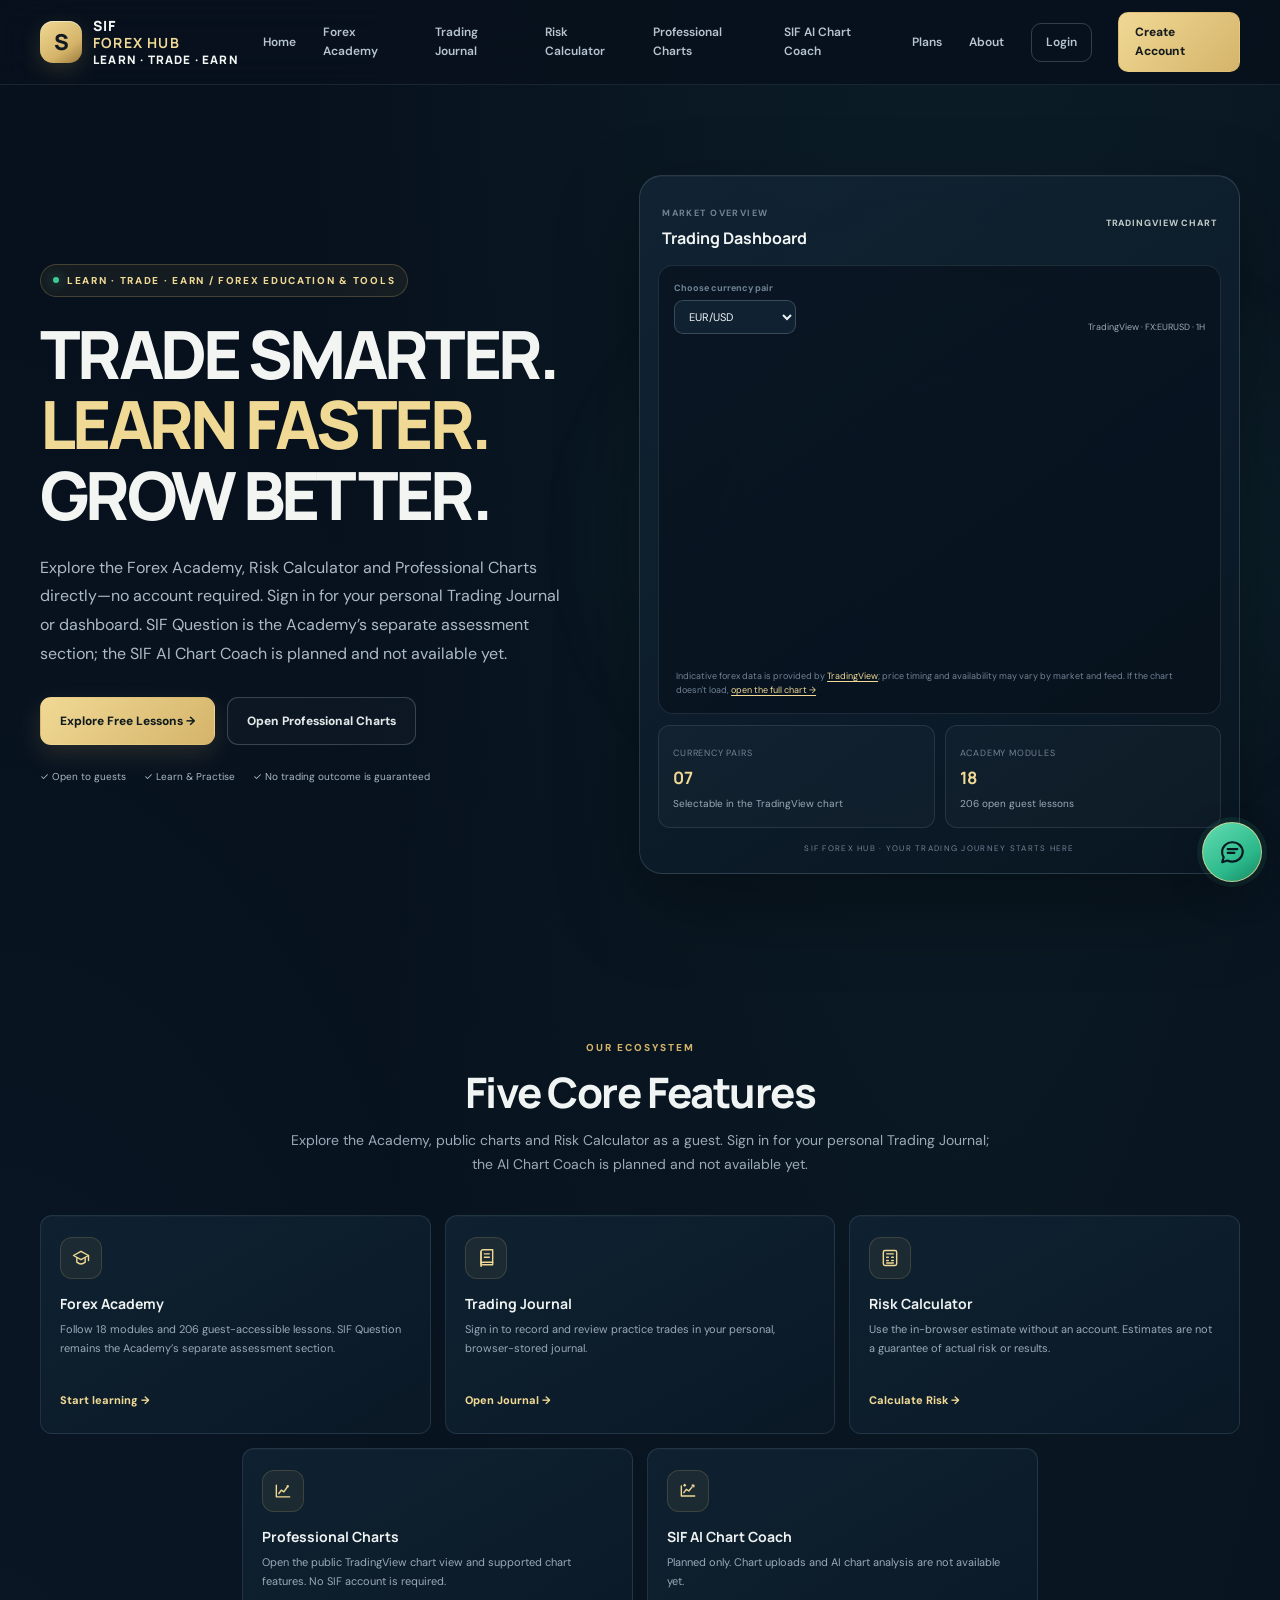
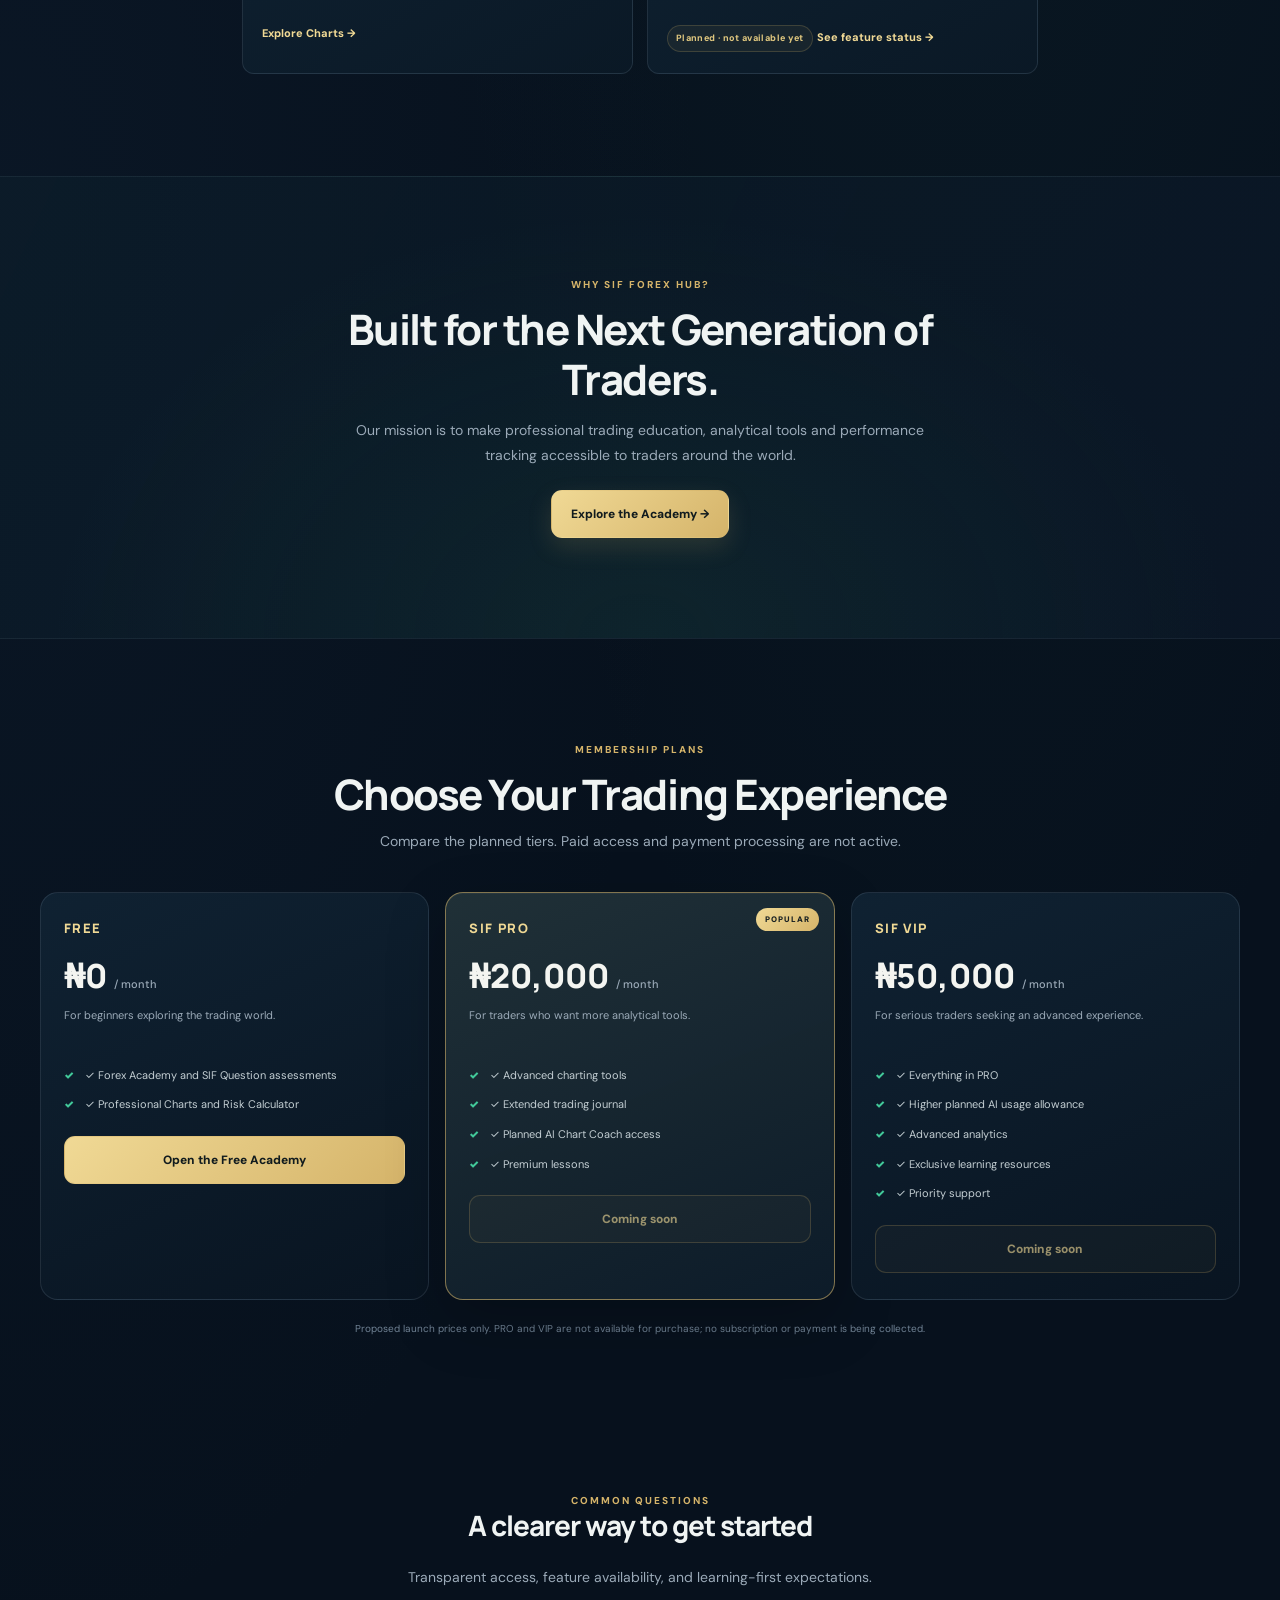
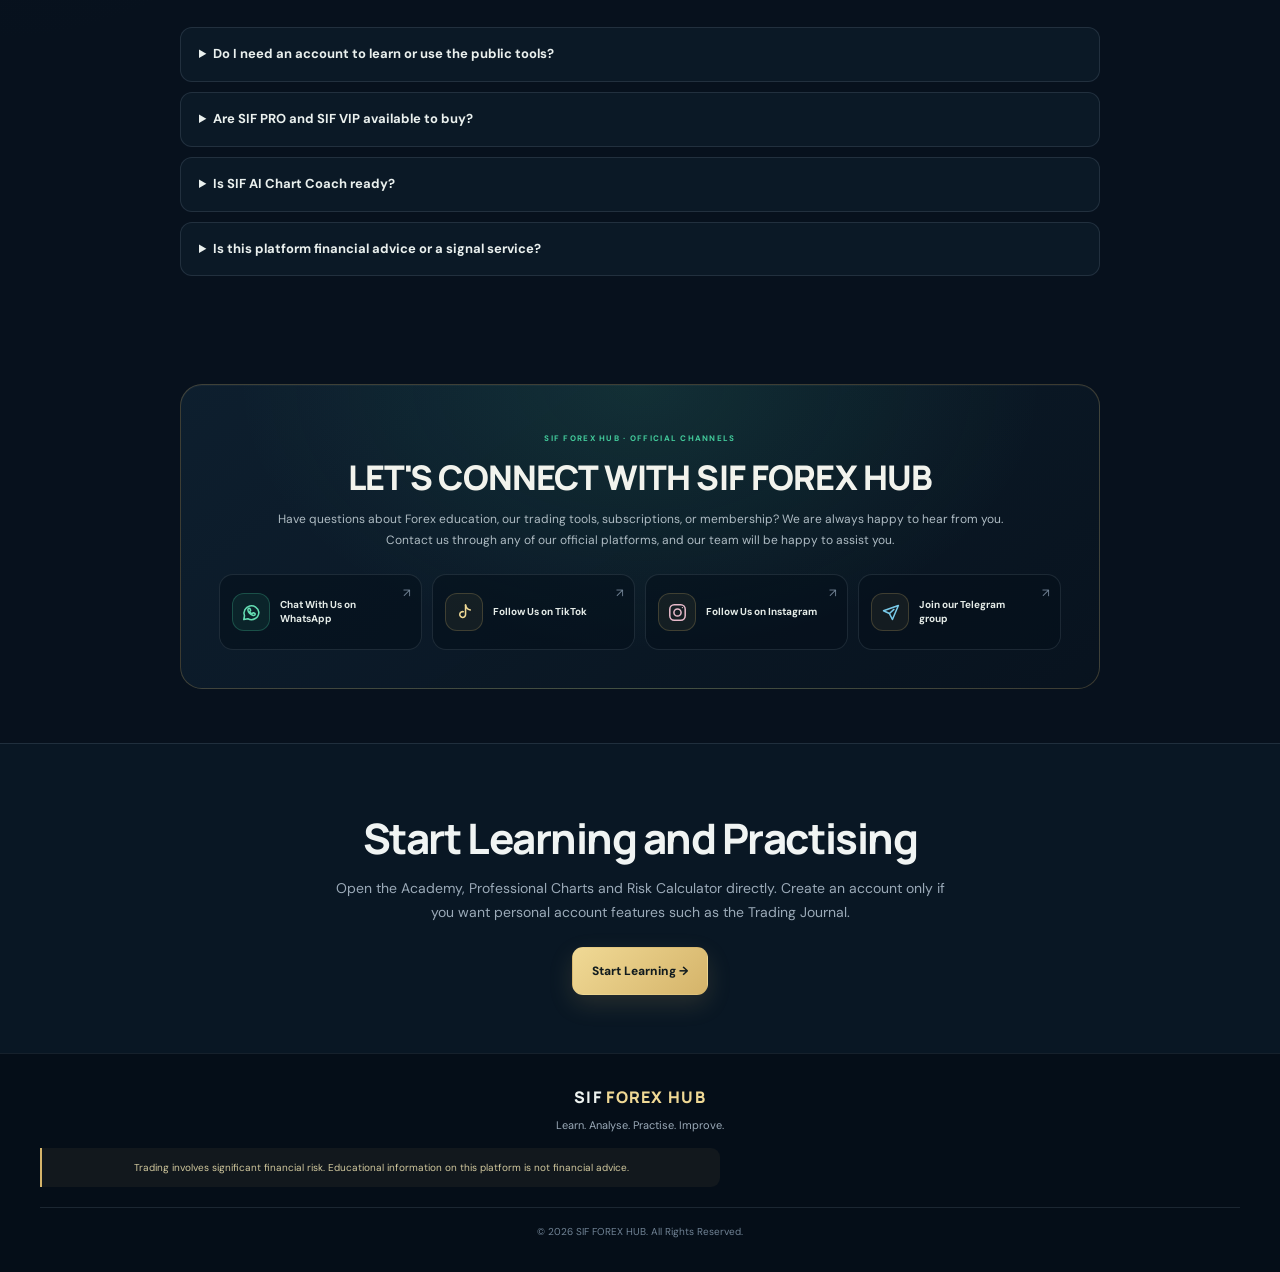
<file: index.html>
<!DOCTYPE html>
<html lang="en">
<head>
<meta charset="UTF-8">
<meta name="viewport" content="width=device-width, initial-scale=1.0">

<title>SIF FOREX HUB | Professional Trading Ecosystem</title>

<meta name="description" content="Explore the Forex Academy, Trading Journal, Risk Calculator and Professional Charts. SIF AI Chart Coach is planned and not available yet.">

<link rel="stylesheet" href="style.css">

<script src="site.js" defer></script>

<link rel="preconnect" href="https://fonts.googleapis.com">
<link href="https://fonts.googleapis.com/css2?family=Inter:wght@400;500;600;700;800;900&display=swap" rel="stylesheet">

</head>

<body class="page-home">

<header class="header">

    <a href="index.html" class="logo">
        <span class="logo-icon">S</span>
        <span>SIF <b>FOREX HUB</b><small>LEARN · TRADE · EARN</small></span>
    </a>

    <button class="menu-toggle" type="button" aria-label="Open navigation" aria-controls="navigation" aria-expanded="false" onclick="toggleMenu()">☰</button>

    <nav id="navigation" aria-label="Main navigation">
        <a href="#home">Home</a>
        <a href="academy.html">Forex Academy</a>
        <a href="journal.html">Trading Journal</a>
        <a href="calculator.html">Risk Calculator</a>
        <a href="charts.html">Professional Charts</a>
        <a href="charts.html#ai-coach">SIF AI Chart Coach</a>
        <a href="#pricing">Plans</a>
        <a href="#about">About</a>
        <a href="login.html" class="nav-login" id="nav-login">Login</a>
        <a href="register.html" class="nav-register" id="nav-register">Create Account</a>
    </nav>

</header>


<main>

<section class="hero" id="home">

    <div class="hero-content">

        <div class="badge">
            LEARN · TRADE · EARN  /  FOREX EDUCATION & TOOLS
        </div>

        <h1>
            TRADE SMARTER.<br>
            <span>LEARN FASTER.</span><br>
            GROW BETTER.
        </h1>

        <p>
            Explore the Forex Academy, Risk Calculator and Professional Charts directly—no account required. Sign in for your personal Trading Journal or dashboard. SIF Question is the Academy’s separate assessment section; the SIF AI Chart Coach is planned and not available yet.
        </p>

        <div class="hero-buttons">
            <a href="academy.html" class="primary-btn">
                Explore Free Lessons →
            </a>

            <a href="charts.html" class="secondary-btn">
                Open Professional Charts
            </a>
        </div>

        <div class="trust-text">
            ✓ Open to guests
            <span>✓ Learn & Practise</span>
            <span>✓ No trading outcome is guaranteed</span>
        </div>

    </div>


    <div class="hero-dashboard">

        <div class="dashboard-top">
            <div>
                <small>MARKET OVERVIEW</small>
                <h3>Trading Dashboard</h3>
            </div>

            <span class="market-source-label">TRADINGVIEW CHART</span>
        </div>

        <div class="market-card">

            <div class="market-heading">
                <div class="market-pair-selection">
                    <label for="pair-selector">Choose currency pair</label>
                    <select id="pair-selector" name="pair-selector">
                        <option value="FX:EURUSD" selected>EUR/USD</option>
                        <option value="FX:GBPUSD">GBP/USD</option>
                        <option value="FX:USDJPY">USD/JPY</option>
                        <option value="FX:USDCHF">USD/CHF</option>
                        <option value="FX:USDCAD">USD/CAD</option>
                        <option value="FX:AUDUSD">AUD/USD</option>
                        <option value="FX:NZDUSD">NZD/USD</option>
                    </select>
                </div>
                <span class="market-provider" id="market-provider" aria-live="polite">TradingView · FX:EURUSD · 1H</span>
            </div>

            <div class="dashboard-chart" role="region" aria-label="EUR/USD chart from TradingView">
            </div>

            <p class="market-data-note">
                Indicative forex data is provided by <a href="https://www.tradingview.com/widget-docs/faq/data/" target="_blank" rel="noopener noreferrer">TradingView</a>; price timing and availability may vary by market and feed. If the chart doesn't load, <a href="charts.html">open the full chart →</a>
            </p>

        </div>


        <div class="stats-grid">

            <div class="stat-card">
                <small>Currency pairs</small>
                <h3>07</h3>
                <span>Selectable in the TradingView chart</span>
            </div>

            <div class="stat-card">
                <small>Academy modules</small>
                <h3>18</h3>
                <span>206 open guest lessons</span>
            </div>

        </div>

        <div class="dashboard-footer">
            SIF FOREX HUB · YOUR TRADING JOURNEY STARTS HERE
        </div>

    </div>

</section>


<section class="features-section" id="features">

    <div class="section-heading">
        <span>OUR ECOSYSTEM</span>
        <h2>Five Core Features</h2>
        <p>Explore the Academy, public charts and Risk Calculator as a guest. Sign in for your personal Trading Journal; the AI Chart Coach is planned and not available yet.</p>
    </div>


    <div class="features-grid">

        <div class="feature-card">
            <div class="feature-icon" aria-hidden="true"><svg viewBox="0 0 24 24"><path d="m3 9 9-5 9 5-9 5z"/><path d="M7 12v5c3 2.5 7 2.5 10 0v-5M21 9v6"/></svg></div>
            <h3>Forex Academy</h3>
            <p>Follow 18 modules and 206 guest-accessible lessons. SIF Question remains the Academy’s separate assessment section.</p>
            <a href="academy.html">Start learning →</a>
        </div>

        <div class="feature-card">
            <div class="feature-icon" aria-hidden="true"><svg viewBox="0 0 24 24"><path d="M6 4.5A2.5 2.5 0 0 1 8.5 2H20v18H8.5A2.5 2.5 0 0 0 6 22z"/><path d="M6 4.5v15A2.5 2.5 0 0 1 8.5 17H20M10 7h6M10 11h6"/></svg></div>
            <h3>Trading Journal</h3>
            <p>Sign in to record and review practice trades in your personal, browser-stored journal.</p>
            <a href="journal.html">Open Journal →</a>
        </div>

        <div class="feature-card">
            <div class="feature-icon" aria-hidden="true"><svg viewBox="0 0 24 24"><rect x="4" y="3" width="16" height="18" rx="2"/><path d="M8 7h8M8 11h2M14 11h2M8 15h2M14 15h2M8 18h8"/></svg></div>
            <h3>Risk Calculator</h3>
            <p>Use the in-browser estimate without an account. Estimates are not a guarantee of actual risk or results.</p>
            <a href="calculator.html">Calculate Risk →</a>
        </div>

        <div class="feature-card">
            <div class="feature-icon" aria-hidden="true"><svg viewBox="0 0 24 24"><path d="M4 19V5M4 19h16"/><path d="m7 15 3-4 3 2 5-7"/><path d="M17 6h1v1"/></svg></div>
            <h3>Professional Charts</h3>
            <p>Open the public TradingView chart view and supported chart features. No SIF account is required.</p>
            <a href="charts.html">Explore Charts →</a>
        </div>

        <div class="feature-card">
            <div class="feature-icon" aria-hidden="true"><svg viewBox="0 0 24 24"><path d="M4 18V6M4 18h16"/><path d="m7 14 3-4 3 2 4-5"/><path d="M17 5h2v2M8 4v2M7 5h2"/></svg></div>
            <h3>SIF AI Chart Coach</h3>
            <p>Planned only. Chart uploads and AI chart analysis are not available yet.</p>
            <span class="coming-soon-label">Planned · not available yet</span>
            <a href="charts.html#ai-coach">See feature status →</a>
        </div>

    </div>

</section>


<section class="about-section" id="about">

    <div class="about-content">

        <span>WHY SIF FOREX HUB?</span>

        <h2>Built for the Next Generation of Traders.</h2>

        <p>
            Our mission is to make professional trading education,
            analytical tools and performance tracking accessible
            to traders around the world.
        </p>

        <a href="academy.html" class="primary-btn">
            Explore the Academy →
        </a>

    </div>

</section>


<section class="pricing-section" id="pricing">

    <div class="section-heading">

        <span>MEMBERSHIP PLANS</span>

        <h2>Choose Your Trading Experience</h2>

        <p>Compare the planned tiers. Paid access and payment processing are not active.</p>

    </div>


    <div class="pricing-grid">

        <div class="price-card">

            <h3>FREE</h3>

            <h2>₦0 <small>/ month</small></h2>

            <p>For beginners exploring the trading world.</p>

            <ul>
                <li>✓ Forex Academy and SIF Question assessments</li>
                <li>✓ Professional Charts and Risk Calculator</li>
            </ul>

            <a href="academy.html" class="price-button">
                Open the Free Academy
            </a>

        </div>


        <div class="price-card featured-price">

            <div class="popular">POPULAR</div>

            <h3>SIF PRO</h3>

            <h2>₦20,000 <small>/ month</small></h2>

            <p>For traders who want more analytical tools.</p>

            <ul>
                <li>✓ Advanced charting tools</li>
                <li>✓ Extended trading journal</li>
                <li>✓ Planned AI Chart Coach access</li>
                <li>✓ Premium lessons</li>
            </ul>

            <span class="price-button is-disabled" aria-disabled="true">Coming soon</span>

        </div>


        <div class="price-card">

            <h3>SIF VIP</h3>

            <h2>₦50,000 <small>/ month</small></h2>

            <p>For serious traders seeking an advanced experience.</p>

            <ul>
                <li>✓ Everything in PRO</li>
                <li>✓ Higher planned AI usage allowance</li>
                <li>✓ Advanced analytics</li>
                <li>✓ Exclusive learning resources</li>
                <li>✓ Priority support</li>
            </ul>

            <span class="price-button is-disabled" aria-disabled="true">Coming soon</span>

        </div>

    </div>

    <p class="pricing-note">
        Proposed launch prices only. PRO and VIP are not available for purchase; no subscription or payment is being collected.
    </p>

</section>



<section class="faq-section" aria-labelledby="faq-title">
    <div class="section-heading"><span>COMMON QUESTIONS</span><h2 id="faq-title">A clearer way to get started</h2><p>Transparent access, feature availability, and learning-first expectations.</p></div>
    <div class="faq-list">
        <details><summary>Do I need an account to learn or use the public tools?</summary><p>No. The Forex Academy, SIF Question assessments, Professional Charts, and Risk Calculator are open to guests. Sign-in is only needed for personal account features such as the Trading Journal and dashboard.</p></details>
        <details><summary>Are SIF PRO and SIF VIP available to buy?</summary><p>Not yet. The displayed amounts are proposed plan prices only. PRO and VIP remain unavailable, and this site does not collect subscription payments.</p></details>
        <details><summary>Is SIF AI Chart Coach ready?</summary><p>Not yet. The feature is planned, and this site does not currently accept chart uploads or provide AI chart analysis.</p></details>
        <details><summary>Is this platform financial advice or a signal service?</summary><p>No. Lessons and tools are educational only. Forex and leveraged trading involve substantial risk; no tool, lesson, or result guarantees an outcome.</p></details>
    </div>
</section>
<section class="support-section contact-section" aria-labelledby="support-title">
    <div class="contact-panel">
        <span class="contact-kicker">SIF FOREX HUB · OFFICIAL CHANNELS</span>
        <h2 class="contact-title" id="support-title">LET'S CONNECT WITH SIF FOREX HUB</h2>
        <p>Have questions about Forex education, our trading tools, subscriptions, or membership? We are always happy to hear from you. Contact us through any of our official platforms, and our team will be happy to assist you.</p>
        <div class="contact-links" aria-label="Official SIF FOREX HUB contact and social channels">
            <a class="contact-link contact-link--whatsapp" href="https://wa.me/2349063261262?text=Hello%20SIF%20FOREX%20HUB%2C%20I%20visited%20your%20website%20and%20would%20like%20to%20make%20an%20enquiry.%20Please%20assist%20me." target="_blank" rel="noopener noreferrer" aria-label="Chat With Us on WhatsApp">
                <span class="contact-link__icon" aria-hidden="true"><svg viewBox="0 0 24 24"><path d="M20.4 11.6a8.5 8.5 0 0 1-12.5 7.5L3.2 20l.8-4.3a8.5 8.5 0 1 1 16.4-4.1Z"/><path d="M8.3 7.8c.2-.4.5-.6.9-.6h.5c.2 0 .4.2.5.4l.8 1.7c.1.2 0 .4-.1.6l-.6.7c-.2.2-.2.4-.1.6.6 1 1.2 1.6 2.2 2.1.2.1.4.1.6-.1l.7-.8c.2-.2.4-.2.6-.1l1.6.8c.2.1.3.3.3.5v.5c0 .4-.2.7-.5.9-.6.4-1.4.5-2.3.2-1-.3-2.2-.9-3.4-2.1-1.2-1.2-1.8-2.4-2-3.3-.2-.8-.1-1.5.3-2Z"/></svg></span>
                <span class="contact-link__label">Chat With Us on WhatsApp</span><span class="contact-link__arrow" aria-hidden="true">↗</span>
            </a>
            <a class="contact-link contact-link--tiktok" href="https://tiktok.com/@sifforexhub_001" target="_blank" rel="noopener noreferrer" aria-label="Follow Us on TikTok">
                <span class="contact-link__icon" aria-hidden="true"><svg viewBox="0 0 24 24"><path d="M13.2 3.5v10.8a3.3 3.3 0 1 1-2.6-3.2"/><path d="M13.2 3.5c.5 3.1 2.4 5 5.4 5.6"/></svg></span>
                <span class="contact-link__label">Follow Us on TikTok</span><span class="contact-link__arrow" aria-hidden="true">↗</span>
            </a>
            <a class="contact-link contact-link--instagram" href="https://www.instagram.com/sifforexhub001" target="_blank" rel="noopener noreferrer" aria-label="Follow Us on Instagram">
                <span class="contact-link__icon" aria-hidden="true"><svg viewBox="0 0 24 24"><rect x="3.2" y="3.2" width="17.6" height="17.6" rx="5"/><circle cx="12" cy="12" r="4.1"/><circle cx="17.7" cy="6.4" r=".8" fill="currentColor" stroke="none"/></svg></span>
                <span class="contact-link__label">Follow Us on Instagram</span><span class="contact-link__arrow" aria-hidden="true">↗</span>
            </a>
            <a class="contact-link contact-link--telegram" href="https://t.me/SifForexHub001" target="_blank" rel="noopener noreferrer" aria-label="Join our Telegram group">
                <span class="contact-link__icon" aria-hidden="true"><svg viewBox="0 0 24 24"><path d="m21 4-6.8 16-3.4-6.8L4 10l17-6Z"/><path d="m10.8 13.2 5.1-4.7"/></svg></span>
                <span class="contact-link__label">Join our Telegram group</span><span class="contact-link__arrow" aria-hidden="true">↗</span>
            </a>
        </div>
    </div>
</section>

<section class="cta-section">

    <h2>Start Learning and Practising</h2>

    <p>Open the Academy, Professional Charts and Risk Calculator directly. Create an account only if you want personal account features such as the Trading Journal.</p>

    <a href="academy.html" class="primary-btn">
        Start Learning →
    </a>

</section>

</main>


<footer>

    <div class="footer-logo">
        SIF <span>FOREX HUB</span>
    </div>

    <p>Learn. Analyse. Practise. Improve.</p>

    <p class="disclaimer">
        Trading involves significant financial risk.
        Educational information on this platform is not financial advice.
    </p>

    <div class="copyright">
        © 2026 SIF FOREX HUB. All Rights Reserved.
    </div>

</footer>


<script type="module">
(async () => {
    try {
        const { createClient } = await import("https://esm.sh/@supabase/supabase-js@2");
        const supabase = createClient(
            "https://kfaqrjhwbmkawnxkcrld.supabase.co",
            "sb_publishable_-kdg7Pmr_mWPPfnv83VTMA_n2hhKXhk"
        );
        const loginButton = document.getElementById("nav-login");
        const registerButton = document.getElementById("nav-register");

        function updateHomepage(session) {
            if (!loginButton || !registerButton) return;
            if (session) {
                loginButton.textContent = "Dashboard";
                loginButton.href = "dashboard.html";
                registerButton.hidden = true;
            } else {
                loginButton.textContent = "Login";
                loginButton.href = "login.html";
                registerButton.hidden = false;
                registerButton.textContent = "Create Account";
                registerButton.href = "register.html";
            }
        }

        const { data, error } = await supabase.auth.getSession();
        if (error) console.warn("Homepage session check unavailable:", error.message);
        updateHomepage(data?.session || null);
        supabase.auth.onAuthStateChange((_event, session) => updateHomepage(session));
    } catch (error) {
        console.warn("Homepage account navigation is unavailable:", error);
    }
})();
</script>

<script>

const navigation = document.getElementById("navigation");
const menuButton = document.querySelector(".menu-toggle");

function closeMenu() {
    navigation.classList.remove("active");
    menuButton.setAttribute("aria-expanded", "false");
    menuButton.setAttribute("aria-label", "Open navigation");
}

function toggleMenu() {
    const isOpen = navigation.classList.toggle("active");
    menuButton.setAttribute("aria-expanded", String(isOpen));
    menuButton.setAttribute("aria-label", isOpen ? "Close navigation" : "Open navigation");
}

document.querySelectorAll("#navigation a").forEach(link => {
    link.addEventListener("click", closeMenu);
});

const pairSelector = document.getElementById("pair-selector");
const dashboardChart = document.querySelector(".dashboard-chart");
const marketProvider = document.getElementById("market-provider");

function renderHomepageChart() {
    const symbol = pairSelector.value;
    const pairName = pairSelector.options[pairSelector.selectedIndex].textContent.trim();
    marketProvider.textContent = `TradingView · ${symbol} · 1H`;
    dashboardChart.setAttribute("aria-label", `${pairName} chart from TradingView`);

    const widgetContainer = document.createElement("div");
    widgetContainer.className = "tradingview-widget-container";

    const widgetTarget = document.createElement("div");
    widgetTarget.className = "tradingview-widget-container__widget";

    const widgetScript = document.createElement("script");
    widgetScript.type = "text/javascript";
    widgetScript.src = "https://s3.tradingview.com/external-embedding/embed-widget-advanced-chart.js";
    widgetScript.async = true;
    widgetScript.textContent = JSON.stringify({
        autosize: true,
        symbol,
        interval: "60",
        timezone: "Africa/Lagos",
        theme: "dark",
        style: "1",
        locale: "en",
        allow_symbol_change: false,
        hide_top_toolbar: true,
        calendar: false,
        support_host: "https://www.tradingview.com"
    });

    widgetContainer.append(widgetTarget, widgetScript);
    dashboardChart.replaceChildren(widgetContainer);
}

pairSelector.addEventListener("change", renderHomepageChart);
renderHomepageChart();

document.addEventListener("keydown", event => {
    if (event.key === "Escape") closeMenu();
});

</script>

</body>
</html>
</file>
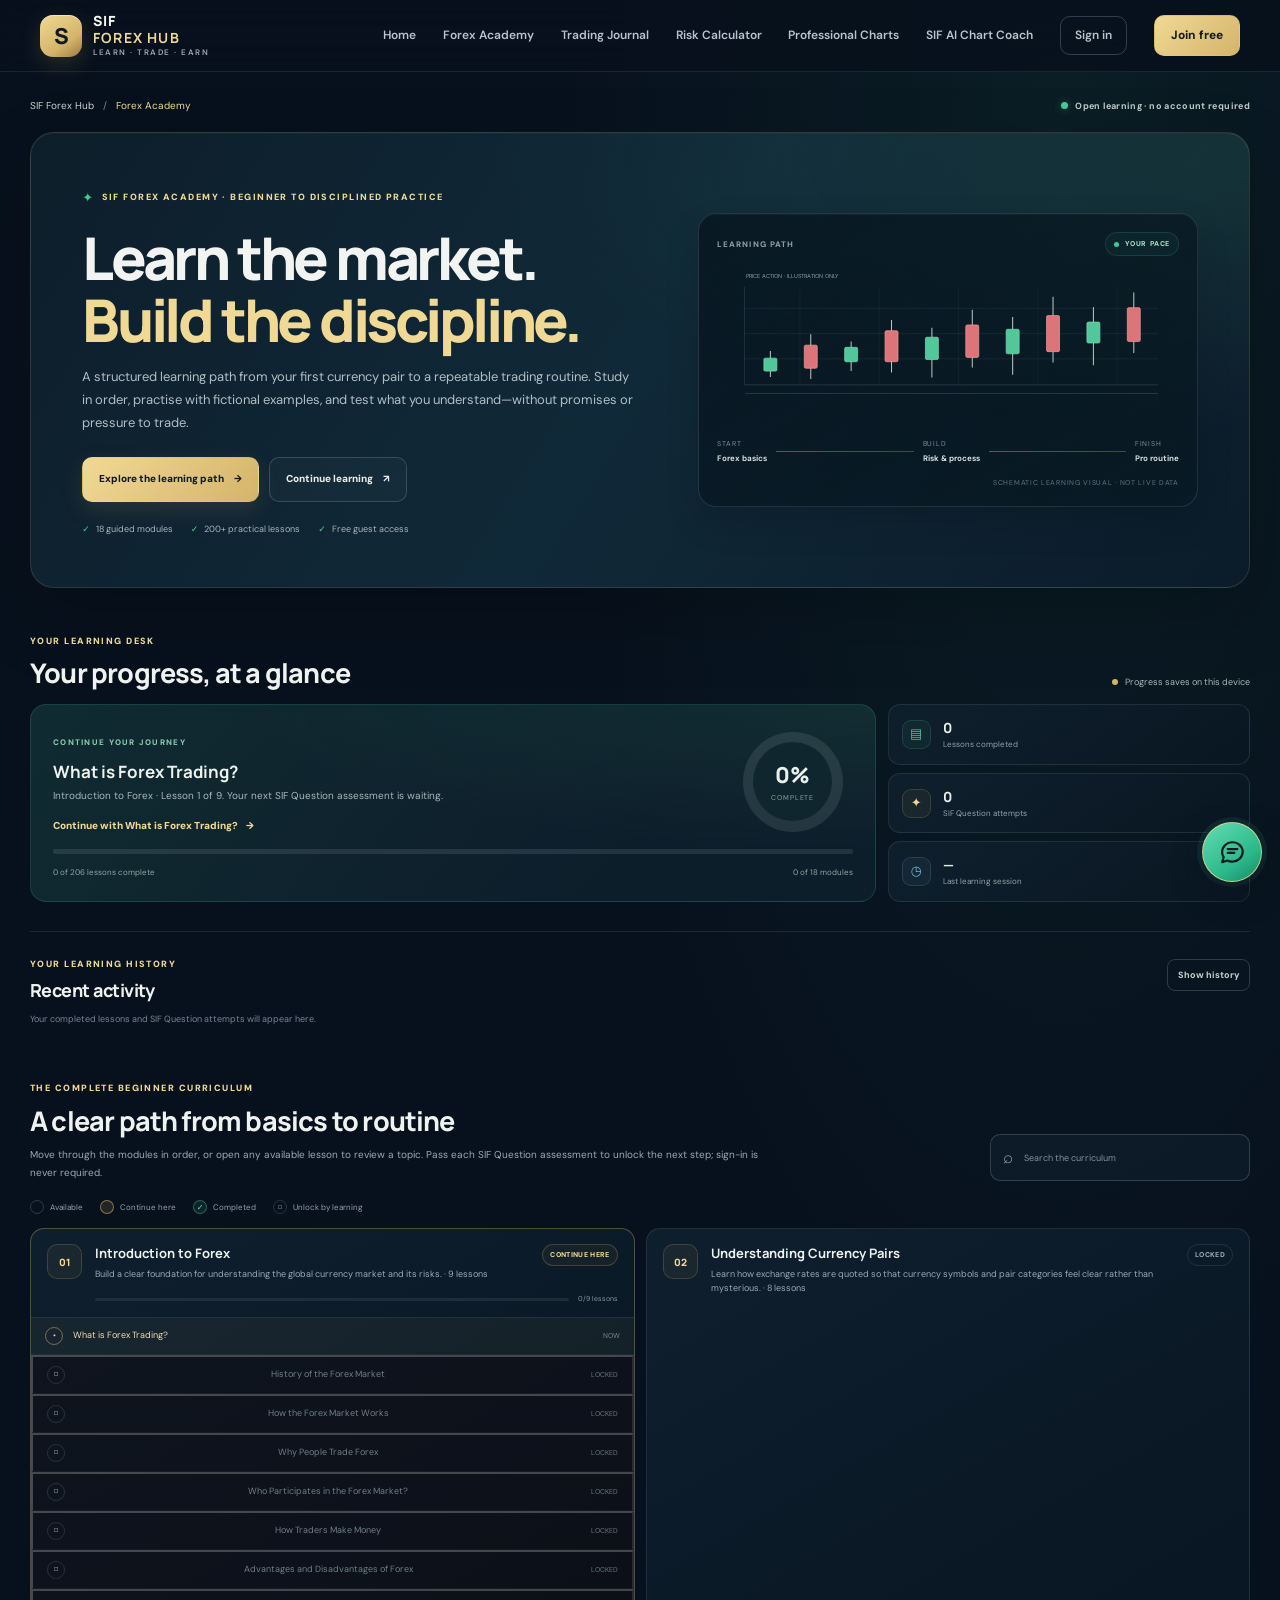
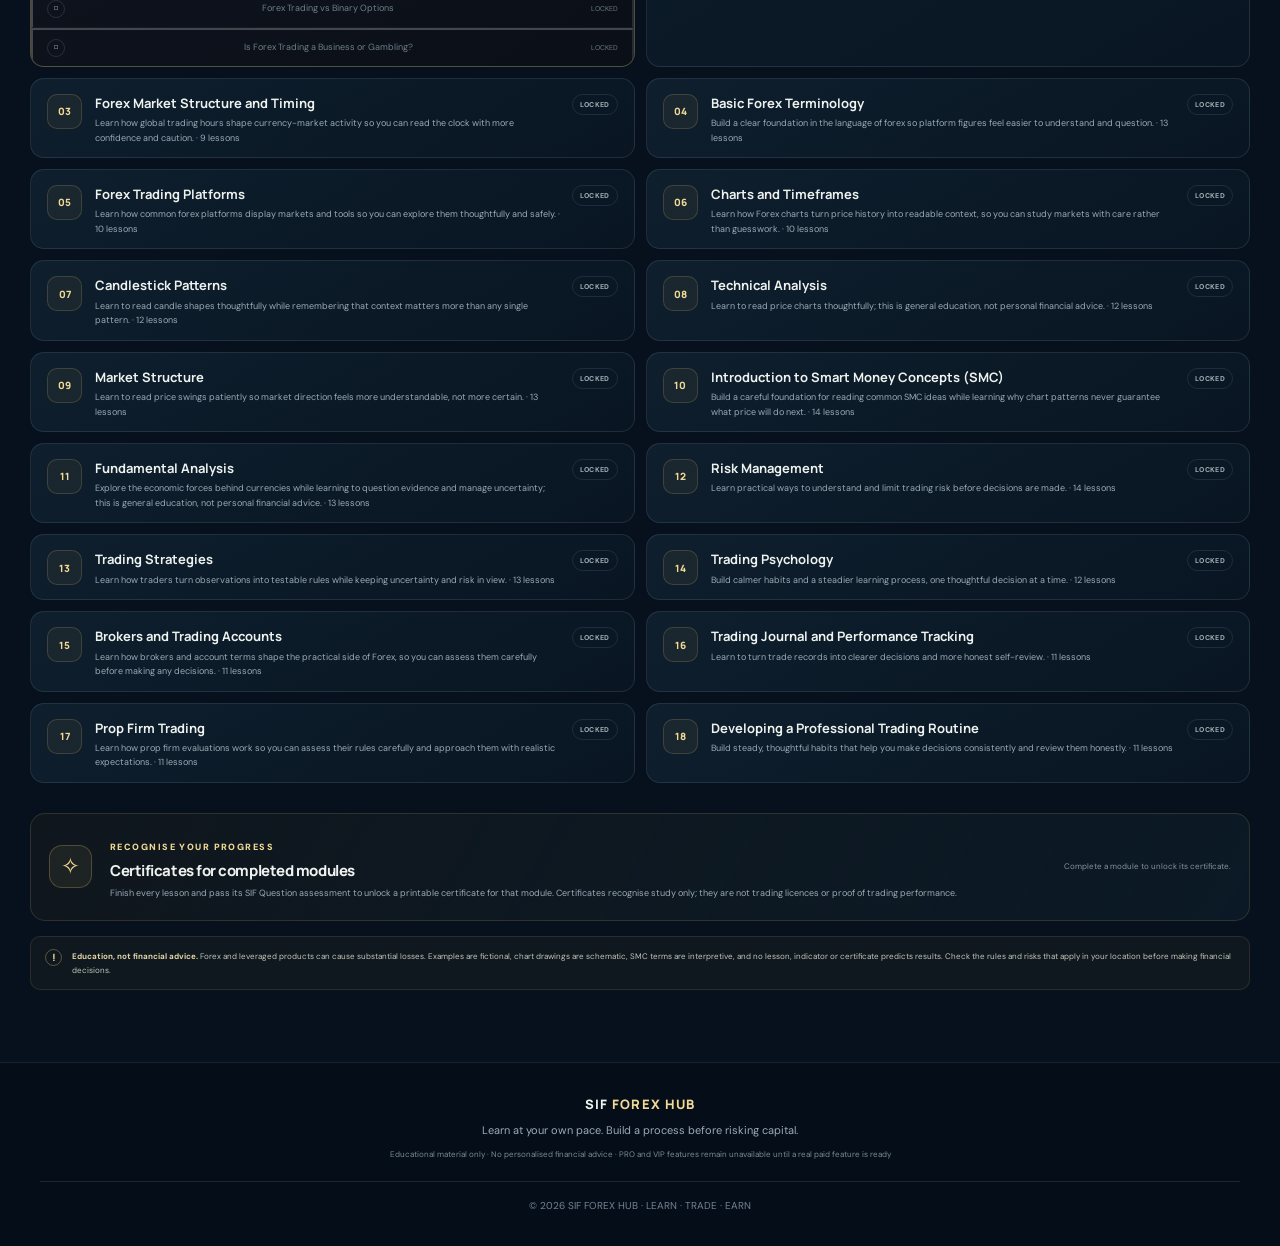
<file: academy.html>
<!DOCTYPE html>
<html lang="en">
<head>
<meta charset="UTF-8">
<meta name="viewport" content="width=device-width, initial-scale=1.0">
<meta name="description" content="Learn Forex from the ground up with 18 structured modules, practical examples, labelled chart illustrations and separate SIF Question assessments. Free to explore; no account required.">
<meta name="theme-color" content="#07111d">
<title>Forex Academy | SIF FOREX HUB</title>
<link rel="preconnect" href="https://fonts.googleapis.com">
<link rel="preconnect" href="https://fonts.gstatic.com" crossorigin>
<link rel="stylesheet" href="style.css">
<link rel="stylesheet" href="academy.css">
<script src="site.js" defer></script>
<script type="module" src="academy-engine.js"></script>
</head>
<body class="page-academy academy-redesign">
<header class="site-header">
  <a href="index.html" class="brand" aria-label="SIF Forex Hub home">
    <span class="brand-mark" aria-hidden="true">S</span>
    <span class="brand-name">SIF <b>FOREX HUB</b><small>LEARN · TRADE · EARN</small></span>
  </a>
  <button class="menu-toggle" type="button" aria-label="Open navigation" aria-controls="navigation" aria-expanded="false">☰</button>
  <nav id="navigation" aria-label="Main navigation">
    <a href="index.html">Home</a>
    <a href="academy.html" aria-current="page">Forex Academy</a>
    <a href="journal.html">Trading Journal</a>
    <a href="calculator.html">Risk Calculator</a>
    <a href="charts.html">Professional Charts</a>
    <a href="charts.html#ai-coach">SIF AI Chart Coach</a>
    <a href="login.html" class="nav-login">Sign in</a>
    <a href="register.html" class="nav-register">Join free</a>
  </nav>
</header>
<main class="academy-shell">
  <div class="academy-topline">
    <div class="academy-breadcrumb"><a href="index.html">SIF Forex Hub</a><span aria-hidden="true">/</span><span>Forex Academy</span></div>
    <div class="academy-access"><span class="access-dot" aria-hidden="true"></span> Open learning · no account required</div>
  </div>

  <section class="academy-hero" id="course-overview" aria-labelledby="academy-title">
    <div class="academy-hero-copy">
      <span class="academy-eyebrow"><span class="eyebrow-mark" aria-hidden="true">✦</span> SIF FOREX ACADEMY · BEGINNER TO DISCIPLINED PRACTICE</span>
      <h1 id="academy-title">Learn the market.<br><em>Build the discipline.</em></h1>
      <p>A structured learning path from your first currency pair to a repeatable trading routine. Study in order, practise with fictional examples, and test what you understand—without promises or pressure to trade.</p>
      <div class="academy-hero-actions">
        <a href="#module-catalog" class="academy-primary-btn" id="hero-start">Explore the learning path <span aria-hidden="true">→</span></a>
        <button class="academy-secondary-btn" id="hero-continue" type="button" hidden>Continue learning <span aria-hidden="true">↗</span></button>
      </div>
      <div class="academy-trust-row" aria-label="Course features"><span>18 guided modules</span><span>200+ practical lessons</span><span>Free guest access</span></div>
    </div>
    <div class="academy-hero-art" aria-label="Illustrative currency market chart">
      <div class="hero-art-top"><span>LEARNING PATH</span><span class="live-pill"><i></i> YOUR PACE</span></div>
      <div class="hero-chart-wrap" id="hero-chart" aria-hidden="true"></div>
      <div class="hero-art-foot"><div><small>START</small><b>Forex basics</b></div><span class="journey-dash" aria-hidden="true"></span><div><small>BUILD</small><b>Risk & process</b></div><span class="journey-dash" aria-hidden="true"></span><div><small>FINISH</small><b>Pro routine</b></div></div>
      <span class="chart-illustration-tag">SCHEMATIC LEARNING VISUAL · NOT LIVE DATA</span>
    </div>
  </section>

  <div class="academy-notice" id="sync-banner" role="status" aria-live="polite" hidden></div>

  <section class="learner-dashboard" aria-labelledby="dashboard-heading">
    <div class="dashboard-heading-row">
      <div><span class="academy-section-kicker">YOUR LEARNING DESK</span><h2 id="dashboard-heading">Your progress, at a glance</h2></div>
      <span class="save-status" id="save-status"><span class="save-dot" aria-hidden="true"></span><span id="save-status-text">Progress saves on this device</span></span>
    </div>
    <div class="learner-grid">
      <article class="learner-main-card">
        <div class="learner-main-copy">
          <span class="mini-kicker">CONTINUE YOUR JOURNEY</span>
          <h3 id="continue-title">Your first lesson is ready</h3>
          <p id="continue-description">Start with the essentials. Your place will be saved as you work through each lesson.</p>
          <a class="continue-link" id="continue-link" href="academy.html?lesson=m1-l1">Begin lesson 1 <span aria-hidden="true">→</span></a>
        </div>
        <div class="course-progress-ring" id="course-progress-ring" role="img" aria-label="0 percent course progress"><div><strong id="course-progress-number">0%</strong><span>COMPLETE</span></div></div>
        <div class="course-progress-track"><span id="course-progress-bar"></span></div>
        <div class="course-progress-caption"><span id="course-progress-count">0 of 0 lessons complete</span><span id="course-module-count">0 of 18 modules</span></div>
      </article>
      <div class="learner-metrics">
        <article class="metric-card"><span class="metric-icon" aria-hidden="true">▤</span><div><strong id="metric-lessons">0</strong><span>Lessons completed</span></div></article>
        <article class="metric-card"><span class="metric-icon metric-icon-gold" aria-hidden="true">✦</span><div><strong id="metric-quizzes">0</strong><span>SIF Question attempts</span></div></article>
        <article class="metric-card"><span class="metric-icon metric-icon-blue" aria-hidden="true">◷</span><div><strong id="metric-streak">—</strong><span>Last learning session</span></div></article>
      </div>
    </div>
  </section>

  <section class="learning-history" id="learning-history" aria-labelledby="history-heading">
    <div class="history-heading"><div><span class="academy-section-kicker">YOUR LEARNING HISTORY</span><h2 id="history-heading">Recent activity</h2></div><button id="history-toggle" class="text-button" type="button" aria-expanded="false">Show history</button></div>
    <ol id="history-list" class="history-list" hidden></ol>
    <p class="history-empty" id="history-empty">Your completed lessons and SIF Question attempts will appear here.</p>
  </section>

  <section class="module-catalog" id="module-catalog" aria-labelledby="module-heading">
    <div class="catalog-heading">
      <div><span class="academy-section-kicker">THE COMPLETE BEGINNER CURRICULUM</span><h2 id="module-heading">A clear path from basics to routine</h2><p>Move through the modules in order, or open any available lesson to review a topic. Pass each SIF Question assessment to unlock the next step; sign-in is never required.</p></div>
      <label class="module-search"><span class="sr-only">Search modules and lessons</span><span aria-hidden="true">⌕</span><input id="lesson-search" type="search" placeholder="Search the curriculum" autocomplete="off"></label>
    </div>
    <div class="path-legend" aria-label="Lesson status legend"><span><i class="legend-unlocked"></i> Available</span><span><i class="legend-current"></i> Continue here</span><span><i class="legend-done">✓</i> Completed</span><span><i class="legend-locked">⌑</i> Unlock by learning</span></div>
    <div id="module-grid" class="module-grid" aria-live="polite"><div class="loading-modules"><span class="loading-orb" aria-hidden="true"></span>Preparing your learning path…</div></div>
    <p class="no-search-results" id="no-search-results" hidden>No lessons match that search. Try another word or clear the search.</p>
  </section>

  <section class="certificate-section" id="certificates" aria-labelledby="certificate-heading">
    <div class="certificate-icon" aria-hidden="true">✧</div>
    <div><span class="academy-section-kicker">RECOGNISE YOUR PROGRESS</span><h2 id="certificate-heading">Certificates for completed modules</h2><p>Finish every lesson and pass its SIF Question assessment to unlock a printable certificate for that module. Certificates recognise study only; they are not trading licences or proof of trading performance.</p></div>
    <div id="certificate-actions" class="certificate-actions"><span class="certificate-note">Complete a module to unlock its certificate.</span></div>
  </section>

  <aside class="academy-disclaimer"><span class="disclaimer-icon" aria-hidden="true">!</span><p><strong>Education, not financial advice.</strong> Forex and leveraged products can cause substantial losses. Examples are fictional, chart drawings are schematic, SMC terms are interpretive, and no lesson, indicator or certificate predicts results. Check the rules and risks that apply in your location before making financial decisions.</p></aside>

  <section class="lesson-view" id="lesson-view" hidden aria-labelledby="lesson-title">
    <div class="lesson-toolbar"><button class="back-to-course" id="back-to-course" type="button"><span aria-hidden="true">←</span> All modules</button><div class="lesson-breadcrumb" id="lesson-breadcrumb"></div><button class="lesson-bookmark" id="lesson-bookmark" type="button" aria-pressed="false" aria-label="Save this lesson to your learning history">☆ <span>Save lesson</span></button></div>
    <div class="lesson-layout">
      <article class="lesson-article" id="lesson-content"></article>
      <aside class="lesson-sidebar" aria-label="Lesson outline and progress">
        <div class="lesson-outline-card"><span class="academy-section-kicker">IN THIS LESSON</span><ol id="lesson-outline"></ol></div>
        <div class="lesson-progress-card"><span class="academy-section-kicker">MODULE PROGRESS</span><div class="sidebar-progress"><span id="module-progress-bar"></span></div><p id="module-progress-text">0 of 0 lessons complete</p><a id="module-overview-link" href="#module-catalog">View module lessons →</a></div>
        <div class="lesson-safety-card"><strong>Study first, decide later</strong><p>Practise ideas on paper or in a demo environment. An assessment score is not a trading signal.</p></div>
      </aside>
    </div>
    <nav class="lesson-navigation" aria-label="Lesson navigation"><a class="lesson-nav-card previous-lesson" id="previous-lesson" href="#" hidden><span>← PREVIOUS LESSON</span><strong id="previous-title"></strong></a><div class="lesson-nav-spacer"></div><a class="lesson-nav-card next-lesson" id="next-lesson" href="#" hidden><span>NEXT LESSON →</span><strong id="next-title"></strong></a></nav>
  </section>
  <div id="certificate-print-area" class="certificate-print-area" hidden></div>
</main>
<footer class="academy-footer"><div class="footer-logo">SIF <span>FOREX HUB</span></div><p>Learn at your own pace. Build a process before risking capital.</p><p class="footer-disclaimer">Educational material only · No personalised financial advice · PRO and VIP features remain unavailable until a real paid feature is ready</p><div class="copyright">© 2026 SIF FOREX HUB · LEARN · TRADE · EARN</div></footer>
</body>
</html>
</file>
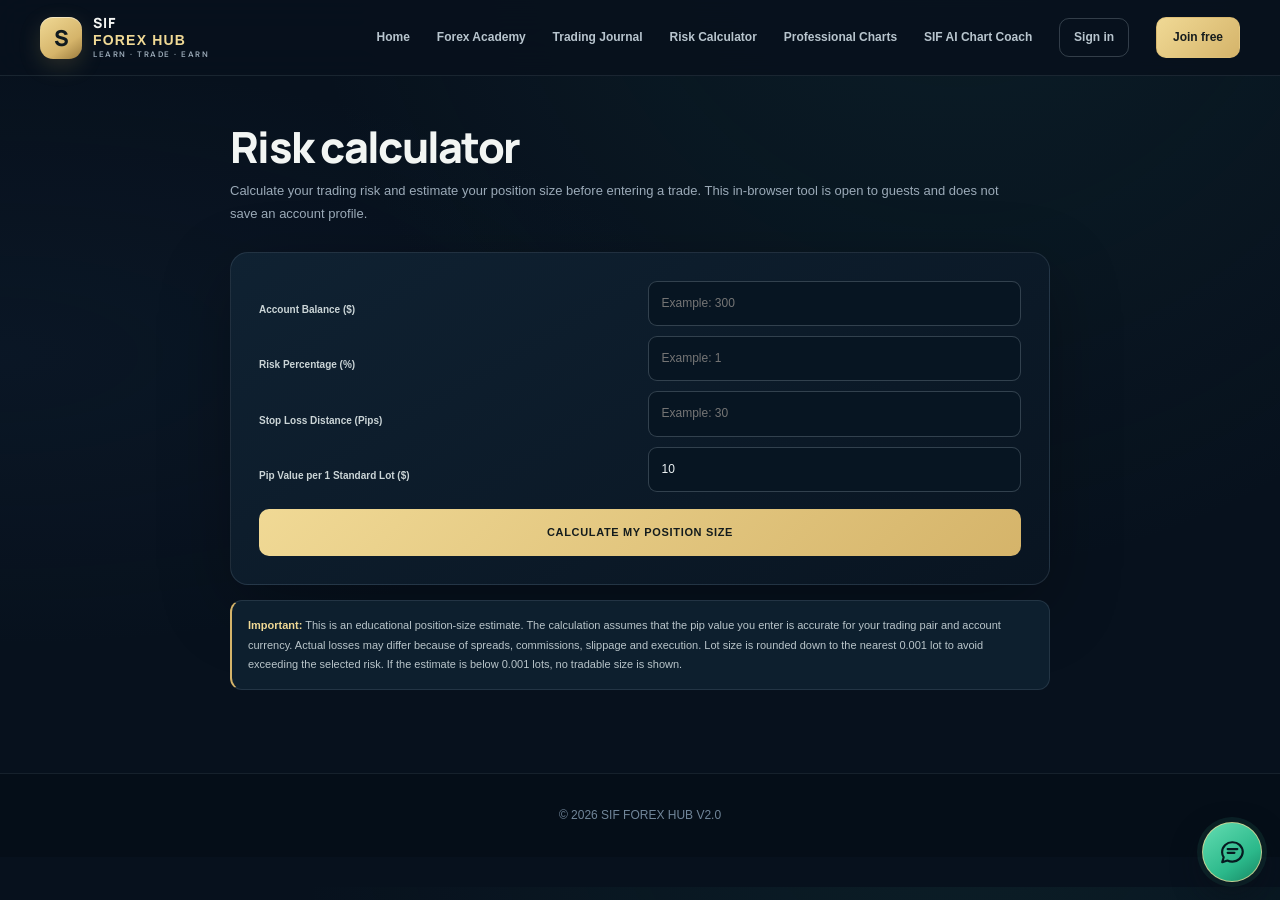
<file: calculator.html>
<!DOCTYPE html>
<html lang="en">
<head>
<meta charset="UTF-8">
<meta name="viewport" content="width=device-width, initial-scale=1.0">
<title>Risk Calculator | SIF FOREX HUB</title>

<style>
* {
    box-sizing: border-box;
    margin: 0;
    padding: 0;
    font-family: Arial, sans-serif;
}

body {
    background: #071426;
    color: white;
    padding-bottom: 30px;
}

header {
    background: #10243a;
    padding: 18px;
    border-bottom: 1px solid #23445c;
}

header a {
    color: #24e69a;
    text-decoration: none;
}

.container {
    max-width: 600px;
    margin: 25px auto;
    padding: 18px;
}

h1 {
    color: #24e69a;
    font-size: 25px;
    margin-bottom: 10px;
}

.subtitle {
    color: #aabaca;
    line-height: 1.6;
    margin-bottom: 22px;
}

.calculator {
    background: #10243a;
    padding: 22px;
    border: 1px solid #23445c;
    border-radius: 15px;
}

label {
    display: block;
    margin: 17px 0 8px;
    color: #d5e1eb;
    font-size: 14px;
}

input {
    width: 100%;
    padding: 14px;
    background: #091a2c;
    color: white;
    border: 1px solid #34536a;
    border-radius: 8px;
    outline: none;
}

input:focus {
    border-color: #24e69a;
}

button {
    width: 100%;
    margin-top: 22px;
    padding: 15px;
    background: #24e69a;
    color: #071426;
    border: none;
    border-radius: 8px;
    font-weight: bold;
    font-size: 15px;
    cursor: pointer;
}

.results {
    display: none;
    margin-top: 22px;
    background: #091a2c;
    border-radius: 12px;
    padding: 18px;
}

.result-item {
    display: flex;
    justify-content: space-between;
    gap: 12px;
    padding: 13px 0;
    border-bottom: 1px solid #23445c;
}

.result-item:last-child {
    border-bottom: none;
}

.result-item span:first-child {
    color: #aabaca;
}

.result-item strong {
    color: #24e69a;
    text-align: right;
}

.note {
    margin-top: 20px;
    padding: 15px;
    background: #172c40;
    border-left: 4px solid #24e69a;
    border-radius: 7px;
    color: #bdcbd8;
    font-size: 12px;
    line-height: 1.7;
}

.guided-note {
    margin: 18px 0;
    padding: 15px;
    border: 1px solid #277c67;
    border-radius: 10px;
    background: #103b3d;
    color: #e4f3ec;
    line-height: 1.65;
}
.guided-note p { margin: 6px 0 0; }
.guided-note a { display: inline-flex; align-items: center; min-height: 44px; margin-top: 10px; padding: 9px 12px; border-radius: 8px; background: #24e69a; color: #071426; font-weight: 800; text-decoration: none; }

.error {
    display: none;
    color: #ffaaaa;
    margin-top: 12px;
    font-size: 13px;
}

footer {
    text-align: center;
    color: #71869a;
    font-size: 12px;
    margin-top: 30px;
}
</style>
<link rel="stylesheet" href="style.css">
<script src="site.js" defer></script>
</head>

<body class="page-calculator">

<header class="site-header">
    <a href="index.html" class="brand" aria-label="SIF Forex Hub home">
        <span class="brand-mark" aria-hidden="true">S</span>
        <span class="brand-name">SIF <b>FOREX HUB</b><small>LEARN · TRADE · EARN</small></span>
    </a>
    <button class="menu-toggle" type="button" aria-label="Open navigation" aria-controls="navigation" aria-expanded="false">☰</button>
    <nav id="navigation" aria-label="Main navigation">
        <a href="index.html">Home</a>
        <a href="academy.html">Forex Academy</a>
        <a href="journal.html">Trading Journal</a>
        <a href="calculator.html" aria-current="page">Risk Calculator</a>
        <a href="charts.html">Professional Charts</a>
        <a href="charts.html#ai-coach">SIF AI Chart Coach</a>
        <a href="login.html" class="nav-login">Sign in</a>
        <a href="register.html" class="nav-register">Join free</a>
    </nav>
</header>

<div class="container">

    <h1>Risk calculator</h1>

    <p class="subtitle">
        Calculate your trading risk and estimate your
        position size before entering a trade. This in-browser tool
        is open to guests and does not save an account profile.
    </p>

    <aside class="guided-note" id="guided-note" aria-labelledby="guided-note-title" hidden>
        <strong id="guided-note-title">Academy guided exercise · fictional inputs</strong>
        <p>These prefilled numbers are for arithmetic practice only. They are not a recommended risk level, account size, or real-money trading setup. You may change the example values before calculating.</p>
        <a href="academy.html#guided-exercise">Back to the Academy exercise</a>
    </aside>

    <form class="calculator" id="riskForm">

        <label for="balance">Account Balance ($)</label>
        <input type="number" id="balance"
        placeholder="Example: 300" min="0" step="any" required>

        <label for="risk">Risk Percentage (%)</label>
        <input type="number" id="risk"
        placeholder="Example: 1" min="0.01" max="100" step="any" required>

        <label for="stopLoss">Stop Loss Distance (Pips)</label>
        <input type="number" id="stopLoss"
        placeholder="Example: 30" min="0" step="any" required>

        <label for="pipValue">Pip Value per 1 Standard Lot ($)</label>
        <input type="number" id="pipValue"
        value="10" min="0" step="any" required>

        <button type="submit">
            CALCULATE MY POSITION SIZE
        </button>

        <p class="error" id="error" role="alert" aria-live="assertive"></p>

        <div class="results" id="results" aria-live="polite" aria-atomic="true">

            <h3 style="color:#24e69a;margin-bottom:12px;">
                Your Calculation
            </h3>

            <div class="result-item">
                <span>Amount at Risk</span>
                <strong id="riskAmount">$0</strong>
            </div>

            <div class="result-item">
                <span>Risk Percentage</span>
                <strong id="riskPercent">0%</strong>
            </div>

            <div class="result-item">
                <span>Stop Loss</span>
                <strong id="stopResult">0 pips</strong>
            </div>

            <div class="result-item">
                <span>Estimated Lot Size (rounded down to 0.001)</span>
                <strong id="lotSize">0 lots</strong>
            </div>

            <div class="result-item">
                <span>Estimated risk at rounded size</span>
                <strong id="actualRisk">$0</strong>
            </div>

        </div>


    </form>

    <div class="note">
        <strong>Important:</strong> This is an educational
        position-size estimate. The calculation assumes
        that the pip value you enter is accurate for your
        trading pair and account currency. Actual losses
        may differ because of spreads, commissions,
        slippage and execution. Lot size is rounded down to the nearest 0.001 lot to avoid exceeding the selected risk. If the estimate is below 0.001 lots, no tradable size is shown.
    </div>

</div>

<footer>
    © 2026 SIF FOREX HUB V2.0
</footer>

<script>
const calculatorParams = new URLSearchParams(window.location.search);
const isGuidedExercise = calculatorParams.get("guided") === "1";
const guidedNote = document.getElementById("guided-note");

if (isGuidedExercise) {
    guidedNote.hidden = false;
    const exampleFields = {
        balance: { id: "balance", fallback: 10000, min: 1, max: 100000000 },
        risk: { id: "risk", fallback: 1, min: 0.01, max: 100 },
        stopLoss: { id: "stopLoss", fallback: 20, min: 0.01, max: 100000 },
        pipValue: { id: "pipValue", fallback: 10, min: 0.01, max: 100000 }
    };
    Object.entries(exampleFields).forEach(([parameter, field]) => {
        const raw = calculatorParams.get(parameter);
        const value = raw === null ? field.fallback : Number(raw);
        document.getElementById(field.id).value = Number.isFinite(value) && value >= field.min && value <= field.max
            ? String(value)
            : String(field.fallback);
    });
}

function calculateRisk() {
    const balance = Number(document.getElementById("balance").value);
    const risk = Number(document.getElementById("risk").value);
    const stopLoss = Number(document.getElementById("stopLoss").value);
    const pipValue = Number(document.getElementById("pipValue").value);
    const error = document.getElementById("error");
    const results = document.getElementById("results");

    error.style.display = "none";
    results.style.display = "none";

    if (!Number.isFinite(balance) || !Number.isFinite(risk) ||
        !Number.isFinite(stopLoss) || !Number.isFinite(pipValue) ||
        balance <= 0 || risk <= 0 || risk > 100 || stopLoss <= 0 || pipValue <= 0) {
        error.textContent = "Please enter valid positive values. Risk must be between 0 and 100 percent.";
        error.style.display = "block";
        return;
    }

    const amountAtRisk = balance * (risk / 100);
    const rawLotSize = amountAtRisk / (stopLoss * pipValue);
    if (!Number.isFinite(amountAtRisk) || !Number.isFinite(rawLotSize) || rawLotSize <= 0) {
        error.textContent = "These values are outside the calculator's supported range. Please use smaller, realistic values.";
        error.style.display = "block";
        return;
    }

    const lotSize = Math.floor(rawLotSize * 1000) / 1000;
    if (!Number.isFinite(lotSize) || lotSize < 0.001) {
        error.textContent = "The estimated size is below 0.001 lots. No rounded size is shown because rounding up could exceed the selected risk.";
        error.style.display = "block";
        return;
    }

    const actualRisk = lotSize * stopLoss * pipValue;
    if (!Number.isFinite(actualRisk)) {
        error.textContent = "The estimated risk could not be calculated from these values. Please check your inputs.";
        error.style.display = "block";
        return;
    }

    document.getElementById("riskAmount").textContent = "$" + amountAtRisk.toFixed(2);
    document.getElementById("riskPercent").textContent = risk + "%";
    document.getElementById("stopResult").textContent = stopLoss + " pips";
    document.getElementById("lotSize").textContent = lotSize.toFixed(3) + " lots";
    document.getElementById("actualRisk").textContent = "$" + actualRisk.toFixed(2);
    results.style.display = "block";

}

document.getElementById("riskForm").addEventListener("input", function() {
    if (isGuidedExercise) document.getElementById("results").style.display = "none";
});

document.getElementById("riskForm").addEventListener("submit", function(event) {
    event.preventDefault();
    calculateRisk();
});
</script>

</body>
</html>
</file>
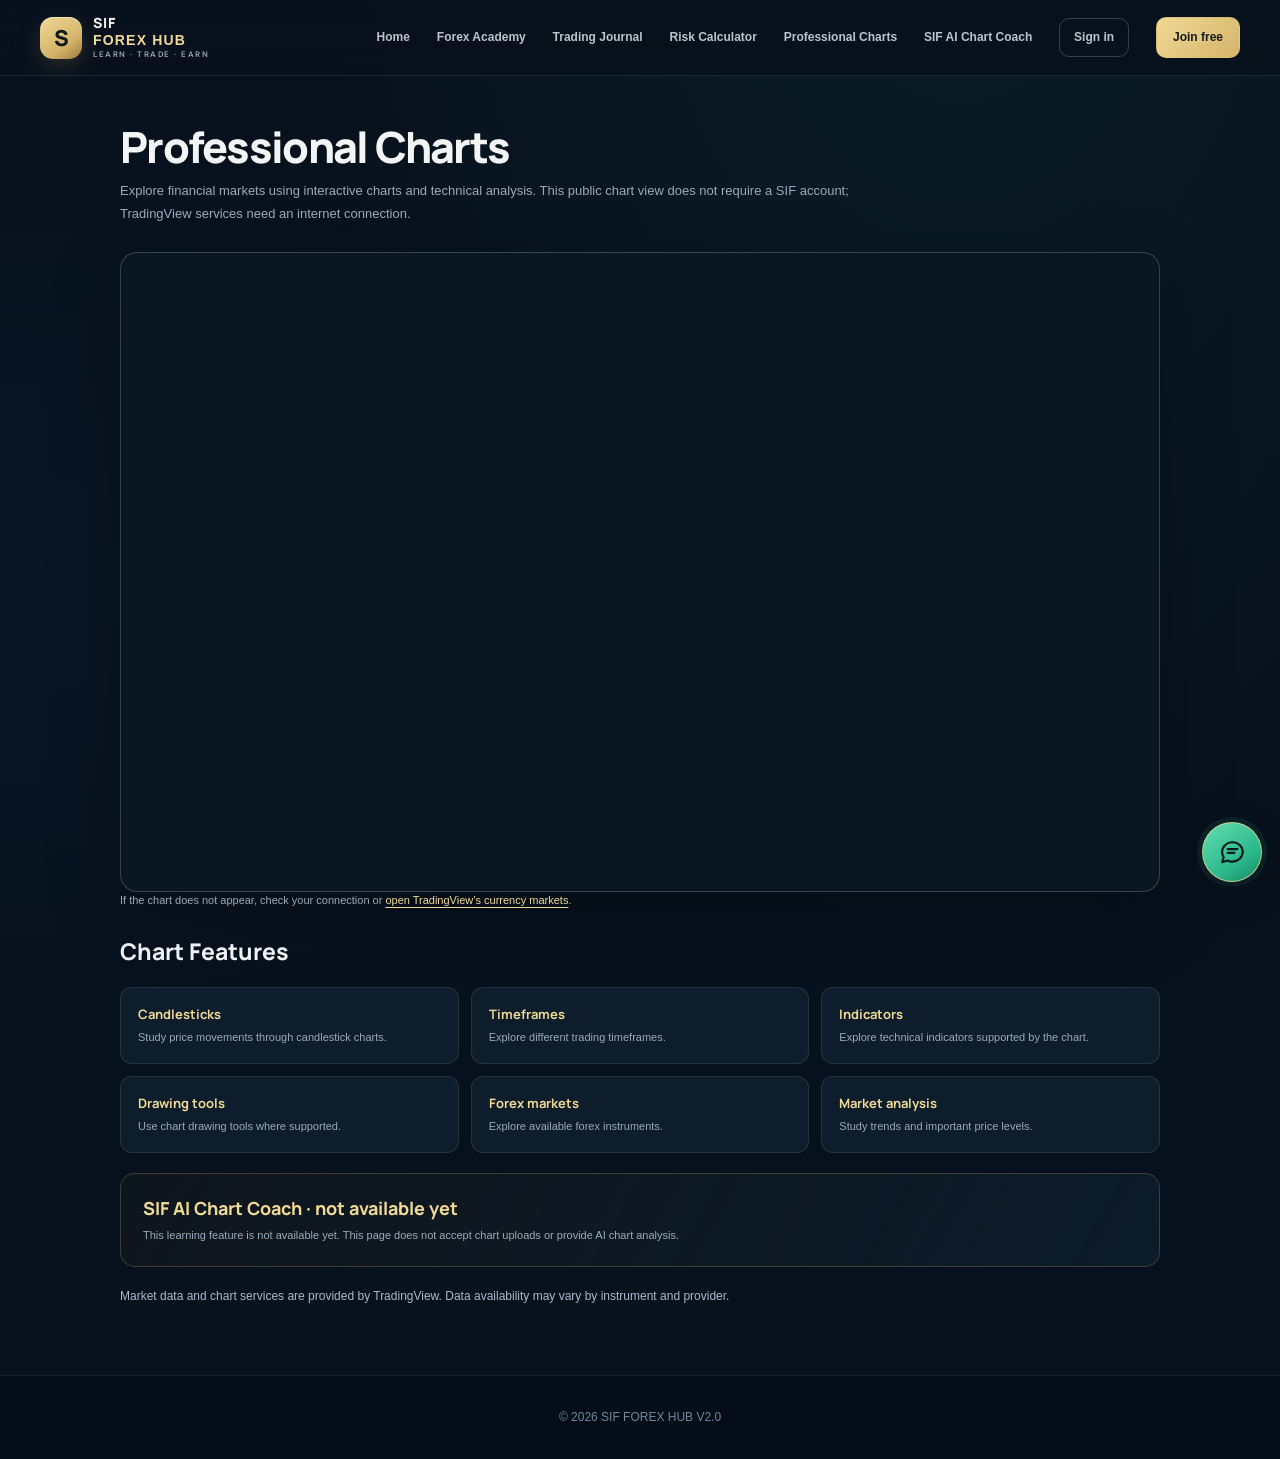
<file: charts.html>
<!DOCTYPE html>
<html lang="en">
<head>
<meta charset="UTF-8">
<meta name="viewport" content="width=device-width, initial-scale=1.0">

<title>Professional Charts | SIF FOREX HUB</title>

<style>
* {
    margin: 0;
    padding: 0;
    box-sizing: border-box;
    font-family: Arial, sans-serif;
}

body {
    background: #071426;
    color: white;
}

header {
    background: #10243a;
    padding: 18px;
    border-bottom: 1px solid #23445c;
}

header a {
    color: #24e69a;
    text-decoration: none;
}

.container {
    max-width: 1200px;
    margin: auto;
    padding: 20px;
}

h1 {
    color: #24e69a;
    margin-bottom: 10px;
}

.subtitle {
    color: #aabaca;
    margin-bottom: 20px;
    line-height: 1.6;
}

.chart-box {
    background: #10243a;
    border: 1px solid #23445c;
    border-radius: 12px;
    padding: 10px;
    overflow: hidden;
}

.tradingview-widget-container {
    width: 100%;
    height: 600px;
}

.tradingview-widget-container iframe {
    width: 100% !important;
    height: 100% !important;
}

.tools {
    display: grid;
    grid-template-columns: repeat(3, 1fr);
    gap: 12px;
    margin-top: 20px;
}

.tool {
    background: #10243a;
    padding: 17px;
    border: 1px solid #23445c;
    border-radius: 10px;
}

.tool h3 {
    color: #24e69a;
    margin-bottom: 8px;
    font-size: 15px;
}

.tool p {
    color: #aabaca;
    font-size: 12px;
    line-height: 1.5;
}

.coach {
    margin-top: 25px;
    padding: 22px;
    background: linear-gradient(120deg, #123d42, #173b60);
    border-radius: 12px;
}

.coach h2 {
    color: #24e69a;
    margin-bottom: 10px;
}

.coach p {
    color: #d5e1eb;
    line-height: 1.6;
    font-size: 13px;
}

footer {
    text-align: center;
    color: #71869a;
    padding: 25px;
    font-size: 12px;
}

@media(max-width:700px) {
    .tradingview-widget-container {
        height: 480px;
    }

    .tools {
        grid-template-columns: repeat(2, 1fr);
    }
}

@media(max-width:400px) {
    .tools {
        grid-template-columns: 1fr;
    }
}
</style>
<link rel="stylesheet" href="style.css">
<script src="site.js" defer></script>
</head>

<body class="page-charts">

<header class="site-header">
    <a href="index.html" class="brand" aria-label="SIF Forex Hub home">
        <span class="brand-mark" aria-hidden="true">S</span>
        <span class="brand-name">SIF <b>FOREX HUB</b><small>LEARN · TRADE · EARN</small></span>
    </a>
    <button class="menu-toggle" type="button" aria-label="Open navigation" aria-controls="navigation" aria-expanded="false">☰</button>
    <nav id="navigation" aria-label="Main navigation">
        <a href="index.html">Home</a>
        <a href="academy.html">Forex Academy</a>
        <a href="journal.html">Trading Journal</a>
        <a href="calculator.html">Risk Calculator</a>
        <a href="charts.html" aria-current="page">Professional Charts</a>
        <a href="charts.html#ai-coach">SIF AI Chart Coach</a>
        <a href="login.html" class="nav-login">Sign in</a>
        <a href="register.html" class="nav-register">Join free</a>
    </nav>
</header>

<div class="container">

    <h1>Professional Charts</h1>

    <p class="subtitle">
        Explore financial markets using interactive charts
        and technical analysis. This public chart view does not
        require a SIF account; TradingView services need an internet connection.
    </p>

    <div class="chart-box">

        <div class="tradingview-widget-container">

            <div class="tradingview-widget-container__widget"></div>

            <script
                type="text/javascript"
                src="https://s3.tradingview.com/external-embedding/embed-widget-advanced-chart.js"
                async>
            {
                "autosize": true,
                "symbol": "FX:EURUSD",
                "interval": "60",
                "timezone": "Africa/Lagos",
                "theme": "dark",
                "style": "1",
                "locale": "en",
                "allow_symbol_change": true,
                "calendar": false,
                "support_host": "https://www.tradingview.com"
            }
            </script>

        </div>

    </div>

    <p class="chart-fallback">If the chart does not appear, check your connection or <a href="https://www.tradingview.com/markets/currencies/">open TradingView’s currency markets</a>.</p>

    <h2 style="margin-top:25px;">Chart Features</h2>

    <div class="tools">

        <div class="tool">
            <h3>Candlesticks</h3>
            <p>Study price movements through candlestick charts.</p>
        </div>

        <div class="tool">
            <h3>Timeframes</h3>
            <p>Explore different trading timeframes.</p>
        </div>

        <div class="tool">
            <h3>Indicators</h3>
            <p>Explore technical indicators supported by the chart.</p>
        </div>

        <div class="tool">
            <h3>Drawing tools</h3>
            <p>Use chart drawing tools where supported.</p>
        </div>

        <div class="tool">
            <h3>Forex markets</h3>
            <p>Explore available forex instruments.</p>
        </div>

        <div class="tool">
            <h3>Market analysis</h3>
            <p>Study trends and important price levels.</p>
        </div>

    </div>

    <section class="coach" id="ai-coach">

        <h2>SIF AI Chart Coach · not available yet</h2>

        <p>
            This learning feature is not available yet. This page does not accept chart uploads or provide AI chart analysis.
        </p>

    </section>

    <div style="
        margin-top:20px;
        color:#aabaca;
        font-size:12px;
        line-height:1.6;
    ">
        Market data and chart services are provided by
        TradingView. Data availability may vary by instrument
        and provider.
    </div>

</div>

<footer>
    © 2026 SIF FOREX HUB V2.0
</footer>

</body>
</html>
</file>
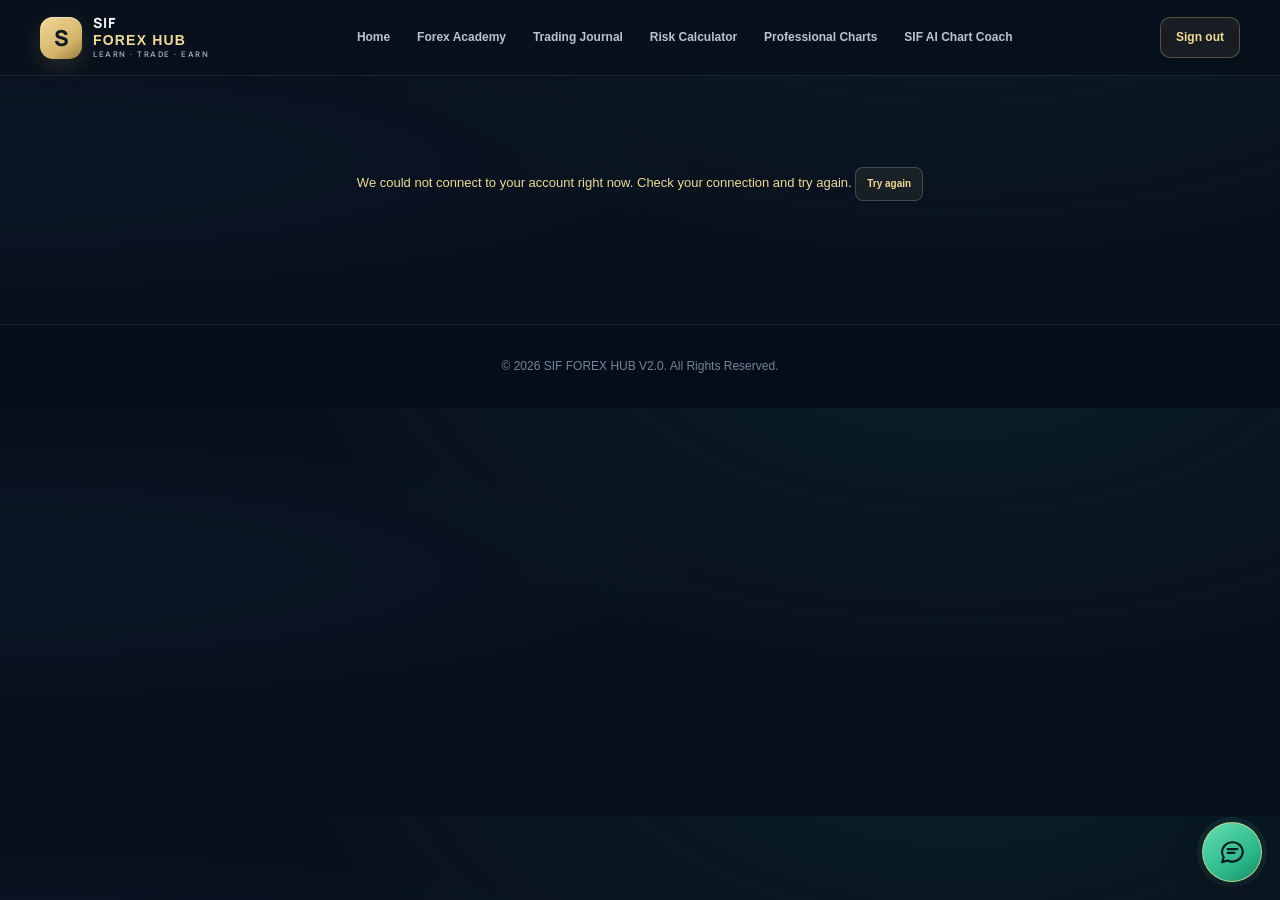
<file: dashboard.html>
<!DOCTYPE html>
<html lang="en">
<head>
<meta charset="UTF-8">
<meta name="viewport" content="width=device-width, initial-scale=1.0">
<title>Dashboard | SIF FOREX HUB</title>
<script src="site.js" defer></script>

<style>
* {
    margin: 0;
    padding: 0;
    box-sizing: border-box;
    font-family: Arial, sans-serif;
}

body {
    background: #071426;
    color: white;
}

header {
    background: #10243a;
    padding: 18px;
    display: flex;
    justify-content: space-between;
    align-items: center;
    border-bottom: 1px solid #23445c;
}

.logo {
    color: #24e69a;
    font-size: 20px;
    font-weight: bold;
}

.logout {
    background: #e74c3c;
    color: white;
    border: none;
    padding: 10px 15px;
    border-radius: 7px;
    cursor: pointer;
}

.container {
    max-width: 1100px;
    margin: auto;
    padding: 25px 18px;
}

.welcome {
    background: linear-gradient(120deg, #123d42, #173b60);
    padding: 25px;
    border-radius: 15px;
    margin-bottom: 22px;
}

.welcome h1 {
    font-size: 25px;
    margin-bottom: 10px;
}

.welcome p {
    color: #c1d4df;
    line-height: 1.6;
}

.membership {
    display: inline-block;
    background: #24e69a;
    color: #071426;
    padding: 7px 13px;
    border-radius: 20px;
    font-size: 12px;
    font-weight: bold;
    margin-top: 15px;
}

.section-title {
    margin: 28px 0 16px;
    font-size: 19px;
}

.grid {
    display: grid;
    grid-template-columns: repeat(3, 1fr);
    gap: 15px;
}

.card {
    background: #10243a;
    border: 1px solid #23445c;
    padding: 22px 16px;
    border-radius: 13px;
    text-decoration: none;
    color: white;
    transition: .2s;
}

.card:hover {
    border-color: #24e69a;
    transform: translateY(-3px);
}

.icon {
    font-size: 29px;
    margin-bottom: 13px;
}

.card h3 {
    font-size: 16px;
    margin-bottom: 9px;
}

.card p {
    color: #aabaca;
    font-size: 12px;
    line-height: 1.5;
}

.notice {
    background: #172c40;
    border-left: 4px solid #24e69a;
    padding: 16px;
    margin-top: 25px;
    border-radius: 8px;
    color: #bdcbd8;
    font-size: 13px;
    line-height: 1.6;
}

.loading {
    text-align: center;
    padding: 50px 20px;
    color: #24e69a;
}

.profile-notice {
    display: flex;
    flex-wrap: wrap;
    align-items: center;
    gap: 12px;
    background: #172c40;
    border-left: 4px solid #d7b56e;
    padding: 14px 16px;
    margin-bottom: 18px;
    border-radius: 8px;
    color: #d7e1e8;
    font-size: 14px;
    line-height: 1.6;
}

.profile-notice button, .loading button {
    background: #24e69a;
    color: #071426;
    border: 0;
    border-radius: 6px;
    padding: 9px 13px;
    font-weight: bold;
    cursor: pointer;
}

[hidden] { display: none !important; }

footer {
    text-align: center;
    padding: 25px;
    color: #71869a;
    font-size: 12px;
}

@media(max-width:700px) {
    .grid {
        grid-template-columns: repeat(2, 1fr);
    }

    .welcome h1 {
        font-size: 21px;
    }
}

@media(max-width:400px) {
    .grid {
        grid-template-columns: 1fr;
    }
}
</style>
<link rel="stylesheet" href="style.css">
</head>

<body class="page-dashboard">

<header class="site-header">
    <a href="index.html" class="brand" aria-label="SIF Forex Hub home">
        <span class="brand-mark" aria-hidden="true">S</span>
        <span class="brand-name">SIF <b>FOREX HUB</b><small>LEARN · TRADE · EARN</small></span>
    </a>
    <button class="menu-toggle" type="button" aria-label="Open navigation" aria-controls="navigation" aria-expanded="false">☰</button>
    <nav id="navigation" aria-label="Dashboard navigation">
        <a href="index.html">Home</a>
        <a href="academy.html">Forex Academy</a>
        <a href="journal.html">Trading Journal</a>
        <a href="calculator.html">Risk Calculator</a>
        <a href="charts.html">Professional Charts</a>
        <a href="charts.html#ai-coach">SIF AI Chart Coach</a>
    </nav>
    <button class="logout" id="logoutButton" type="button">Sign out</button>
</header>

<main class="container">

    <div id="loading" class="loading" role="status" aria-live="polite">
        <span id="loadingMessage">Loading your trading dashboard...</span>
        <button type="button" id="retryDashboard" hidden>Try again</button>
    </div>

    <div id="dashboardContent" style="display:none;">

        <div id="profileNotice" class="profile-notice" role="status" aria-live="polite" hidden>
            <span id="profileNoticeText"></span>
            <button type="button" id="retryProfile">Retry profile</button>
        </div>

        <section class="welcome">

            <h1>
                Welcome, <span id="memberName">Trader</span>!
            </h1>

            <p>
                Welcome to your personal trading education
                and analysis centre.
            </p>

            <p style="margin-top:10px;">
                Username: <strong id="memberUsername">---</strong>
            </p>

            <p style="margin-top:8px;">
                Email: <strong id="memberEmail">---</strong>
            </p>

            <span class="membership" id="membership">
                FREE MEMBER
            </span>
            <a href="index.html#pricing" class="primary-btn" style="position:relative;z-index:1;margin-top:14px;min-height:40px;padding:9px 13px;font-size:10px;">Compare membership plans</a>

        </section>

        <h2 class="section-title">Your Trading Workspace</h2>

        <div class="grid">
            <a href="academy.html" class="card"><div class="icon" aria-hidden="true"><svg viewBox="0 0 24 24"><path d="m3 9 9-5 9 5-9 5z"/><path d="M7 12v5c3 2.5 7 2.5 10 0v-5M21 9v6"/></svg></div><h3>Forex Academy</h3><p>Build Forex knowledge through 18 modules and 206 lessons. SIF Question is the Academy’s separate assessment section.</p><span class="availability">Available · guest access</span></a>
            <a href="journal.html" class="card"><div class="icon" aria-hidden="true"><svg viewBox="0 0 24 24"><path d="M6 4.5A2.5 2.5 0 0 1 8.5 2H20v18H8.5A2.5 2.5 0 0 0 6 22z"/><path d="M6 4.5v15A2.5 2.5 0 0 1 8.5 17H20M10 7h6M10 11h6"/></svg></div><h3>Trading Journal</h3><p>Record practice trades after signing in; entries remain in this browser.</p><span class="availability">Sign-in required</span></a>
            <a href="calculator.html" class="card"><div class="icon" aria-hidden="true"><svg viewBox="0 0 24 24"><rect x="4" y="3" width="16" height="18" rx="2"/><path d="M8 7h8M8 11h2M14 11h2M8 15h2M14 15h2M8 18h8"/></svg></div><h3>Risk Calculator</h3><p>Estimate position size from the inputs you choose.</p><span class="availability">Available · guest access</span></a>
            <a href="charts.html" class="card"><div class="icon" aria-hidden="true"><svg viewBox="0 0 24 24"><path d="M4 19V5M4 19h16"/><path d="m7 15 3-4 3 2 5-7"/><path d="M17 6h1v1"/></svg></div><h3>Professional Charts</h3><p>Explore the public TradingView chart and supported chart features.</p><span class="availability">Available · guest access</span></a>
            <article class="card is-unavailable" aria-disabled="true"><div class="icon" aria-hidden="true"><svg viewBox="0 0 24 24"><path d="M4 18V6M4 18h16"/><path d="m7 14 3-4 3 2 4-5"/><path d="M17 5h2v2M8 4v2M7 5h2"/></svg></div><h3>SIF AI Chart Coach</h3><p>Chart uploads and AI chart analysis are not available yet.</p><span class="availability">Planned · not available yet</span></article>
        </div>
        <div class="dashboard-panels">
            <section class="dashboard-panel" aria-labelledby="learning-panel-title">
                <h3 id="learning-panel-title">Learning progress</h3>
                <p id="learningProgress">Four beginner lessons are open to everyone. Completion is saved only in this browser and is not synced to your account.</p>
                <a href="academy.html">Continue in the Academy →</a>
            </section>
            <section class="dashboard-panel" aria-labelledby="activity-panel-title">
                <h3 id="activity-panel-title">Account activity</h3>
                <p>Recent tool activity and notifications are not tracked in this dashboard yet. No activity or account data is being inferred.</p>
            </section>
        </div>

        <div class="notice">
            <strong>Important Trading Notice</strong><br>
            SIF FOREX HUB is an educational platform.
            Trading involves financial risk. No profits
            or trading outcomes are guaranteed.
        </div>

    </div>

</main>

<footer>
    © 2026 SIF FOREX HUB V2.0. All Rights Reserved.
</footer>

<script type="module">

const SUPABASE_URL =
'https://kfaqrjhwbmkawnxkcrld.supabase.co';

const SUPABASE_KEY =
'sb_publishable_-kdg7Pmr_mWPPfnv83VTMA_n2hhKXhk';

let supabase;

async function loadDashboard() {

    const loading = document.getElementById('loading');
    const loadingMessage = document.getElementById('loadingMessage');
    const retryButton = document.getElementById('retryDashboard');
    const profileNotice = document.getElementById('profileNotice');
    const profileNoticeText = document.getElementById('profileNoticeText');

    loading.style.display = 'block';
    loadingMessage.textContent = 'Loading your trading dashboard...';
    retryButton.hidden = true;
    profileNotice.hidden = true;

    try {
        if (!supabase) {
            const { createClient } = await import('https://esm.sh/@supabase/supabase-js@2');
            supabase = createClient(SUPABASE_URL, SUPABASE_KEY);
        }

        const { data: authData, error: authError } = await supabase.auth.getUser();
        const sessionMissing = authError?.name === 'AuthSessionMissingError'
            || authError?.code === 'session_not_found'
            || authError?.status === 401;
        if (sessionMissing || (!authError && !authData?.user)) {
            const loginUrl = new URL('login.html', window.location.href);
            loginUrl.searchParams.set('next', 'dashboard.html');
            loginUrl.searchParams.set('reason', 'signed-out');
            window.location.replace(loginUrl.href);
            return;
        }
        if (authError) throw authError;

        const user = authData.user;
        let profileData = null;
        let profileError = false;
        try {
            const result = await supabase
                .from('profiles')
                .select('full_name, username, membership')
                .eq('id', user.id)
                .maybeSingle();
            profileData = result.data;
            profileError = Boolean(result.error);
        } catch {
            profileError = true;
        }

        const profile = profileError ? null : profileData;
        const name = profile?.full_name || user.user_metadata?.full_name || 'Trader';
        const username = profile?.username || user.user_metadata?.username || 'Member';
        const membership = profile?.membership;

        try {
            const savedLearning = JSON.parse(localStorage.getItem('sifForexAcademyProgress.v2') || 'null');
            const oldLearning = JSON.parse(localStorage.getItem('sifForexAcademyStartHere.v1') || 'null');
            const validLessonIds = new Set(Array.from({ length: 206 }, (_, index) => {
                const moduleCounts = [9,8,9,13,10,10,12,12,13,14,13,14,13,12,11,11,11,11];
                let remaining = index + 1;
                for (let module = 1; module <= moduleCounts.length; module += 1) {
                    if (remaining <= moduleCounts[module - 1]) return `m${module}-l${remaining}`;
                    remaining -= moduleCounts[module - 1];
                }
                return '';
            }));
            const completed = new Set((Array.isArray(savedLearning?.completed) ? savedLearning.completed : [])
                .map(String).filter(id => validLessonIds.has(id)));
            if (!savedLearning && Array.isArray(oldLearning?.completed)) {
                oldLearning.completed.map(String).filter(id => ['1','2','3','4'].includes(id))
                    .forEach(id => completed.add(`m1-l${id}`));
            }
            document.getElementById('learningProgress').textContent = `${completed.size} of 206 lessons complete on this device. Open the Academy to continue; assessments are in SIF Question.`;
        } catch {
            document.getElementById('learningProgress').textContent = 'Local Academy progress could not be read; nothing was changed. Open the Academy to review your progress.';
        }

        document.getElementById('memberName').textContent = name;
        document.getElementById('memberUsername').textContent = '@' + username;
        document.getElementById('memberEmail').textContent = user.email || 'Not available';
        document.getElementById('membership').textContent = membership
            ? String(membership).toUpperCase() + ' MEMBER'
            : 'MEMBERSHIP STATUS UNAVAILABLE';

        if (profileError || !profile) {
            profileNoticeText.textContent = profileError
                ? 'Your saved profile could not be loaded. Showing account details where available; membership status cannot be confirmed.'
                : 'No saved profile was found. Showing account details where available; membership status cannot be confirmed.';
            profileNotice.hidden = false;
        }

        loading.style.display = 'none';
        document.getElementById('dashboardContent').style.display = 'block';

    } catch {
        loadingMessage.textContent = 'We could not connect to your account right now. Check your connection and try again.';
        retryButton.hidden = false;
    }
}

document.getElementById('retryDashboard')
.addEventListener('click', loadDashboard);

document.getElementById('retryProfile')
.addEventListener('click', loadDashboard);

document.getElementById('logoutButton')
.addEventListener('click', async function() {

    if (!supabase) {
        alert('Account service is unavailable. Please try again shortly.');
        return;
    }

    if (!window.confirm('Are you sure you want to log out of SIF FOREX HUB?')) return;

    try {
        const { error } = await supabase.auth.signOut();
        if (error) throw error;
        window.location.href = 'login.html';
    } catch {
        alert('We could not sign you out. Please try again.');
    }

});

loadDashboard();

</script>

</body>
</html>
</file>
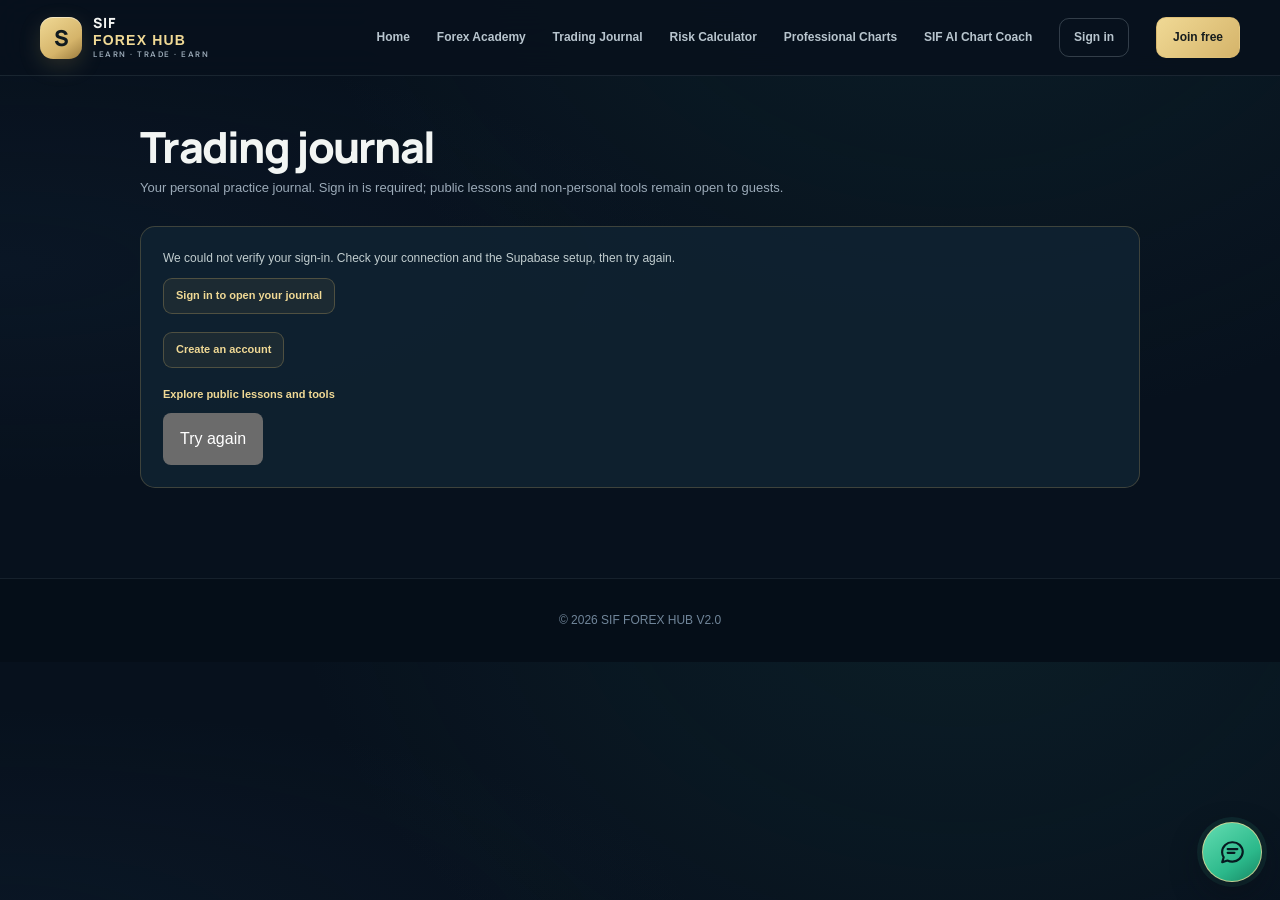
<file: journal.html>
<!DOCTYPE html><html lang="en">
<head>
<meta charset="UTF-8">
<meta name="viewport" content="width=device-width, initial-scale=1.0">
<title>Trading Journal | SIF FOREX HUB</title><style>
* {
    box-sizing: border-box;
    margin: 0;
    padding: 0;
    font-family: Arial, sans-serif;
}

body {
    background: #071426;
    color: white;
}

header {
    background: #10243a;
    padding: 18px;
    border-bottom: 1px solid #23445c;
}

header a {
    color: #24e69a;
    text-decoration: none;
}

.container {
    max-width: 1000px;
    margin: auto;
    padding: 22px 16px;
}

h1 {
    color: #24e69a;
    margin-bottom: 10px;
}

.subtitle {
    color: #aabaca;
    margin-bottom: 22px;
    line-height: 1.6;
}

.stats {
    display: grid;
    grid-template-columns: repeat(3, 1fr);
    gap: 12px;
    margin-bottom: 22px;
}

.stat {
    background: #10243a;
    padding: 17px;
    border-radius: 11px;
    border: 1px solid #23445c;
}

.stat p {
    color: #aabaca;
    font-size: 12px;
    margin-bottom: 10px;
}

.stat strong {
    color: #24e69a;
    font-size: 20px;
}

.panel {
    background: #10243a;
    padding: 20px;
    border: 1px solid #23445c;
    border-radius: 13px;
    margin-bottom: 22px;
}

.panel h2 {
    color: #24e69a;
    margin-bottom: 18px;
    font-size: 19px;
}

.form-grid {
    display: grid;
    grid-template-columns: repeat(2, 1fr);
    gap: 15px;
}

label {
    display: block;
    color: #d5e1eb;
    font-size: 13px;
    margin-bottom: 7px;
}

input, select, textarea {
    width: 100%;
    padding: 13px;
    background: #091a2c;
    border: 1px solid #34536a;
    border-radius: 8px;
    color: white;
    outline: none;
}

textarea {
    min-height: 90px;
    resize: vertical;
}

input:focus, select:focus, textarea:focus {
    border-color: #24e69a;
}

.full {
    grid-column: 1 / -1;
}

button {
    border: none;
    border-radius: 8px;
    padding: 13px 17px;
    font-weight: bold;
    cursor: pointer;
}

.add-btn {
    width: 100%;
    background: #24e69a;
    color: #071426;
    margin-top: 17px;
}

.trade {
    background: #091a2c;
    border: 1px solid #23445c;
    border-radius: 10px;
    padding: 16px;
    margin-top: 12px;
}

.trade-top {
    display: flex;
    justify-content: space-between;
    gap: 10px;
    margin-bottom: 12px;
}

.trade h3 {
    color: #24e69a;
}

.trade p {
    color: #bdcbd8;
    font-size: 13px;
    line-height: 1.7;
}

.win {
    color: #24e69a !important;
}

.loss {
    color: #ff7777 !important;
}

.delete-btn {
    background: #8b303b;
    color: white;
    padding: 8px 12px;
    margin-top: 12px;
}

.empty {
    text-align: center;
    padding: 25px;
    color: #aabaca;
}

#message {
    margin-top: 12px;
    color: #24e69a;
    font-size: 13px;
}

.storage-warning {
    background: #172c40;
    border-left: 4px solid #d7b56e;
    border-radius: 8px;
    color: #d5e1eb;
    line-height: 1.6;
    margin: 14px 0 20px;
    padding: 13px 15px;
}

.journal-gate {
    background: #10243a;
    border: 1px solid #23445c;
    border-radius: 13px;
    margin: 18px 0 22px;
    padding: 20px;
}

.journal-gate p {
    color: #d5e1eb;
    line-height: 1.6;
    margin-bottom: 14px;
}

.journal-gate a {
    color: #8de8bf;
    margin-right: 14px;
}

.journal-gate .gate-action {
    display: inline-block;
    background: #24e69a;
    border-radius: 8px;
    color: #071426;
    font-weight: bold;
    margin: 0 10px 8px 0;
    padding: 12px 15px;
    text-decoration: none;
}

[hidden] { display: none !important; }

footer {
    text-align: center;
    padding: 25px;
    color: #71869a;
    font-size: 12px;
}

@media(max-width:600px) {
    .stats {
        grid-template-columns: 1fr;
    }

    .form-grid {
        grid-template-columns: 1fr;
    }

    .trade-top {
        flex-direction: column;
    }
}
</style>
<link rel="stylesheet" href="style.css">
<script src="site.js" defer></script></head><body class="page-journal"><header class="site-header">
    <a href="index.html" class="brand" aria-label="SIF Forex Hub home">
        <span class="brand-mark" aria-hidden="true">S</span>
        <span class="brand-name">SIF <b>FOREX HUB</b><small>LEARN · TRADE · EARN</small></span>
    </a>
    <button class="menu-toggle" type="button" aria-label="Open navigation" aria-controls="navigation" aria-expanded="false">☰</button>
    <nav id="navigation" aria-label="Main navigation">
        <a href="index.html">Home</a>
        <a href="academy.html">Forex Academy</a>
        <a href="journal.html" aria-current="page">Trading Journal</a>
        <a href="calculator.html">Risk Calculator</a>
        <a href="charts.html">Professional Charts</a>
        <a href="charts.html#ai-coach">SIF AI Chart Coach</a>
        <a href="login.html" class="nav-login">Sign in</a>
        <a href="register.html" class="nav-register">Join free</a>
    </nav>
</header><div class="container"><h1>Trading journal</h1>

<p class="subtitle">
    Your personal practice journal. Sign in is required; public lessons and non-personal tools remain open to guests.
</p>

<div id="journalGate" class="journal-gate" role="region" aria-labelledby="journalGateMessage">
    <p id="journalGateMessage" role="status" aria-live="polite">Checking your sign-in before opening this personal journal…</p>
    <a class="gate-action" href="login.html?next=journal.html">Sign in to open your journal</a>
    <a class="gate-action" href="register.html?next=journal.html">Create an account</a>
    <a href="index.html">Explore public lessons and tools</a>
    <button id="retryJournalAuth" type="button" hidden>Try again</button>
</div>

<div id="journalApp" hidden>

<div class="stats">

    <div class="stat">
        <p>TOTAL TRADES</p>
        <strong id="totalTrades">0</strong>
    </div>

    <div class="stat">
        <p>WINNING TRADES</p>
        <strong id="winningTrades">0</strong>
    </div>

    <div class="stat">
        <p>NET PROFIT / LOSS</p>
        <strong id="netProfit">$0.00</strong>
    </div>

</div>

<p class="privacy-note">Entries are stored only in this browser under a separate key for your signed-in account; they are not synced or encrypted. Anyone with access to this browser profile or its storage may inspect them. Avoid sensitive details and keep a separate backup.</p>

<p class="privacy-note">Older entries saved before account-specific storage are not migrated automatically, so they are not assigned to the first account that signs in. Any old shared-key data is left untouched.</p>

<div id="journalStorageWarning" class="storage-warning" role="status" aria-live="polite" hidden>
    Some saved journal data could not be read and may be hidden. The original browser data has not been overwritten; adding and deleting entries is paused to protect it.
</div>

<section class="panel">

    <h2>Record a practice trade</h2>

    <form id="tradeForm">

        <div class="form-grid">

            <div>
                <label for="pair">Currency Pair</label>
                <input id="pair"
                placeholder="Example: EURUSD" required>
            </div>

            <div>
                <label for="direction">Trade Direction</label>
                <select id="direction" required>
                    <option value="BUY">BUY</option>
                    <option value="SELL">SELL</option>
                </select>
            </div>

            <div>
                <label for="entry">Entry Price</label>
                <input type="number" id="entry"
                step="any" min="0" required>
            </div>

            <div>
                <label for="exit">Exit Price</label>
                <input type="number" id="exit"
                step="any" min="0" required>
            </div>

            <div>
                <label for="result">Profit or Loss ($)</label>
                <input type="number" id="result"
                step="any" required>
            </div>

            <div>
                <label for="strategy">Strategy Used</label>
                <select id="strategy">
                    <option>Market Structure</option>
                    <option>Smart Money Concepts</option>
                    <option>Break of Structure</option>
                    <option>Fair Value Gap</option>
                    <option>Support and Resistance</option>
                    <option>Supply and Demand</option>
                    <option>Other</option>
                </select>
            </div>

            <div class="full">
                <label for="notes">Trade Notes</label>
                <textarea id="notes"
                placeholder="Why did you enter this trade? What did you learn?"></textarea>
            </div>

        </div>

        <button class="add-btn" type="submit">
            SAVE TRADE
        </button>

        <div id="message" role="status" aria-live="polite" aria-atomic="true"></div>

    </form>

</section>

<section class="panel">

    <h2>Your trading history</h2>

    <div id="tradeHistory">
        <div class="empty">
            No trades recorded yet.
        </div>
    </div>

</section>

</div>

</div><footer>
© 2026 SIF FOREX HUB V2.0
</footer><script type="module">

const SUPABASE_URL = "https://kfaqrjhwbmkawnxkcrld.supabase.co";
const SUPABASE_KEY = "sb_publishable_-kdg7Pmr_mWPPfnv83VTMA_n2hhKXhk";
const STORAGE_KEY_PREFIX = "sif_forex_journal_account_v2:";

let supabase;
let STORAGE_KEY = null;
let currentUserId = null;
let authListenerAttached = false;

let trades = [];
let journalUnreadable = false;

function isValidTrade(trade) {
    return trade && typeof trade === "object" &&
        typeof trade.id === "string" && typeof trade.pair === "string" && trade.pair.trim() !== "" &&
        ["BUY", "SELL"].includes(trade.direction) &&
        Number.isFinite(Number(trade.entry)) && Number(trade.entry) > 0 &&
        Number.isFinite(Number(trade.exit)) && Number(trade.exit) > 0 &&
        Number.isFinite(Number(trade.result)) &&
        typeof trade.strategy === "string" && typeof trade.notes === "string" &&
        typeof trade.date === "string";
}

function loadJournalForSignedInUser() {
    trades = [];
    journalUnreadable = false;
    try {
        const raw = localStorage.getItem(STORAGE_KEY);
        if (raw !== null) {
            const saved = JSON.parse(raw);
            if (Array.isArray(saved)) {
                trades = saved.filter(isValidTrade);
                journalUnreadable = trades.length !== saved.length;
            } else {
                journalUnreadable = true;
            }
        }
    } catch {
        journalUnreadable = true;
    }
}

function showJournalGate(message, allowRetry = false) {
    document.getElementById("journalGateMessage").textContent = message;
    document.getElementById("journalGate").hidden = false;
    document.getElementById("journalApp").hidden = true;
    document.getElementById("retryJournalAuth").hidden = !allowRetry;
    document.getElementById("tradeHistory").textContent = "Sign in to view personal journal entries.";
    document.getElementById("totalTrades").textContent = "—";
    document.getElementById("winningTrades").textContent = "—";
    document.getElementById("netProfit").textContent = "—";
    document.getElementById("message").textContent = "";
}

async function initJournal() {
    showJournalGate("Checking your sign-in before opening this personal journal…");
    try {
        if (!supabase) {
            const { createClient } = await import("https://esm.sh/@supabase/supabase-js@2");
            supabase = createClient(SUPABASE_URL, SUPABASE_KEY);
        }

        const { data, error } = await supabase.auth.getUser();
        if (error) throw error;
        if (!data?.user) {
            showJournalGate("Sign in is required for your personal journal. Public lessons, charts and practice tools remain open without an account.");
            return;
        }

        currentUserId = String(data.user.id || "");
        if (!currentUserId) throw new Error("No authenticated user ID was returned.");
        STORAGE_KEY = STORAGE_KEY_PREFIX + currentUserId;
        loadJournalForSignedInUser();

        if (!authListenerAttached && typeof supabase.auth.onAuthStateChange === "function") {
            supabase.auth.onAuthStateChange((_event, session) => {
                if (currentUserId && (!session?.user || String(session.user.id) !== currentUserId)) {
                    currentUserId = null;
                    STORAGE_KEY = null;
                    trades = [];
                    journalUnreadable = false;
                    showJournalGate("Your sign-in ended or changed. Sign in again to reopen the personal journal.");
                }
            });
            authListenerAttached = true;
        }

        document.getElementById("journalGate").hidden = true;
        document.getElementById("journalApp").hidden = false;
        renderJournal();
    } catch {
        showJournalGate("We could not verify your sign-in. Check your connection and the Supabase setup, then try again.", true);
    }
}

const form = document.getElementById("tradeForm");

function saveTrades() {
    if (!currentUserId || !STORAGE_KEY || journalUnreadable) return false;
    try {
        localStorage.setItem(STORAGE_KEY, JSON.stringify(trades));
        return true;
    } catch {
        return false;
    }
}

function renderJournal() {

    const history = document.getElementById("tradeHistory");
    document.getElementById("journalStorageWarning").hidden = !journalUnreadable;

    const total = trades.length;

    const wins = trades.filter(
        trade => Number(trade.result) > 0
    ).length;

    const net = trades.reduce(
        (sum, trade) => sum + Number(trade.result), 0
    );

    document.getElementById("totalTrades").textContent = total;

    document.getElementById("winningTrades").textContent = wins;

    const netElement = document.getElementById("netProfit");

    netElement.textContent =
        (net < 0 ? "-$" : "$") + Math.abs(net).toFixed(2);

    netElement.style.color = net >= 0 ? "#24e69a" : "#ff7777";

    if (total === 0) {
        history.innerHTML =
            '<div class="empty">No trades recorded yet.</div>';
        return;
    }

    history.innerHTML = "";

    trades.forEach(trade => {

        const card = document.createElement("div");
        card.className = "trade";

        const profitClass =
            Number(trade.result) >= 0 ? "win" : "loss";

        const profitText =
            (Number(trade.result) < 0 ? "-$" : "$") +
            Math.abs(Number(trade.result)).toFixed(2);

        const top = document.createElement("div");
        top.className = "trade-top";

        const title = document.createElement("h3");
        title.textContent =
            trade.pair + " — " + trade.direction;

        const date = document.createElement("span");
        date.textContent = trade.date;
        date.style.color = "#aabaca";
        date.style.fontSize = "12px";

        top.append(title, date);

        const details = document.createElement("p");
        details.textContent =
            "Entry: " + trade.entry +
            " | Exit: " + trade.exit;

        const strategy = document.createElement("p");
        strategy.textContent = "Strategy: " + trade.strategy;

        const result = document.createElement("p");
        result.className = profitClass;
        result.textContent = "Profit/Loss: " + profitText;

        const notes = document.createElement("p");
        notes.textContent = "Notes: " + (trade.notes || "None");

        const deleteButton = document.createElement("button");
        deleteButton.className = "delete-btn";
        deleteButton.textContent = "DELETE TRADE";
        deleteButton.disabled = journalUnreadable;
        if (journalUnreadable) deleteButton.title = "Deletion is paused to protect unreadable saved data.";

        deleteButton.addEventListener("click", () => {
            deleteTrade(trade.id);
        });

        card.append(
            top, details, strategy, result, notes, deleteButton
        );

        history.appendChild(card);

    });

}

form.addEventListener("submit", function(event) {

    event.preventDefault();

    const trade = {

        id: Date.now().toString() + Math.random(),

        pair: document.getElementById("pair").value
            .trim().toUpperCase(),

        direction: document.getElementById("direction").value,

        entry: Number(document.getElementById("entry").value),

        exit: Number(document.getElementById("exit").value),

        result: Number(document.getElementById("result").value),

        strategy: document.getElementById("strategy").value,

        notes: document.getElementById("notes").value.trim(),

        date: new Date().toLocaleString()

    };

    if (
        !trade.pair ||
        !Number.isFinite(trade.entry) ||
        !Number.isFinite(trade.exit) ||
        !Number.isFinite(trade.result) ||
        trade.entry <= 0 ||
        trade.exit <= 0
    ) {
        document.getElementById("message").textContent =
            "Please enter valid trade information.";
        return;
    }

    const previousTrades = trades;
    trades = [trade, ...trades];

    if (!saveTrades()) {
        trades = previousTrades;
        document.getElementById("message").textContent =
            journalUnreadable
                ? "Saved journal data could not be read. This trade was not saved; the original browser data remains unchanged."
                : "Your browser could not save this trade. No change was kept; check browser storage and try again.";
        return;
    }

    renderJournal();

    form.reset();

    document.getElementById("message").textContent =
        "Trade saved successfully!";

});

function deleteTrade(id) {

    if (!currentUserId || !STORAGE_KEY || journalUnreadable) {
        document.getElementById("message").textContent =
            journalUnreadable
                ? "Saved journal data could not be read. No change was made; the original browser data remains unchanged."
                : "Sign in again before changing journal entries.";
        return;
    }

    if (!confirm("Are you sure you want to delete this trade?")) {
        return;
    }

    const previousTrades = trades;
    trades = trades.filter(trade => trade.id !== id);

    if (!saveTrades()) {
        trades = previousTrades;
        document.getElementById("message").textContent =
            journalUnreadable
                ? "Saved journal data could not be read. No change was made; the original browser data remains unchanged."
                : "Your browser could not save this change. No change was kept; check browser storage and try again.";
        return;
    }

    renderJournal();

}

document.getElementById("retryJournalAuth").addEventListener("click", initJournal);
initJournal();

</script></body>
</html>
</file>
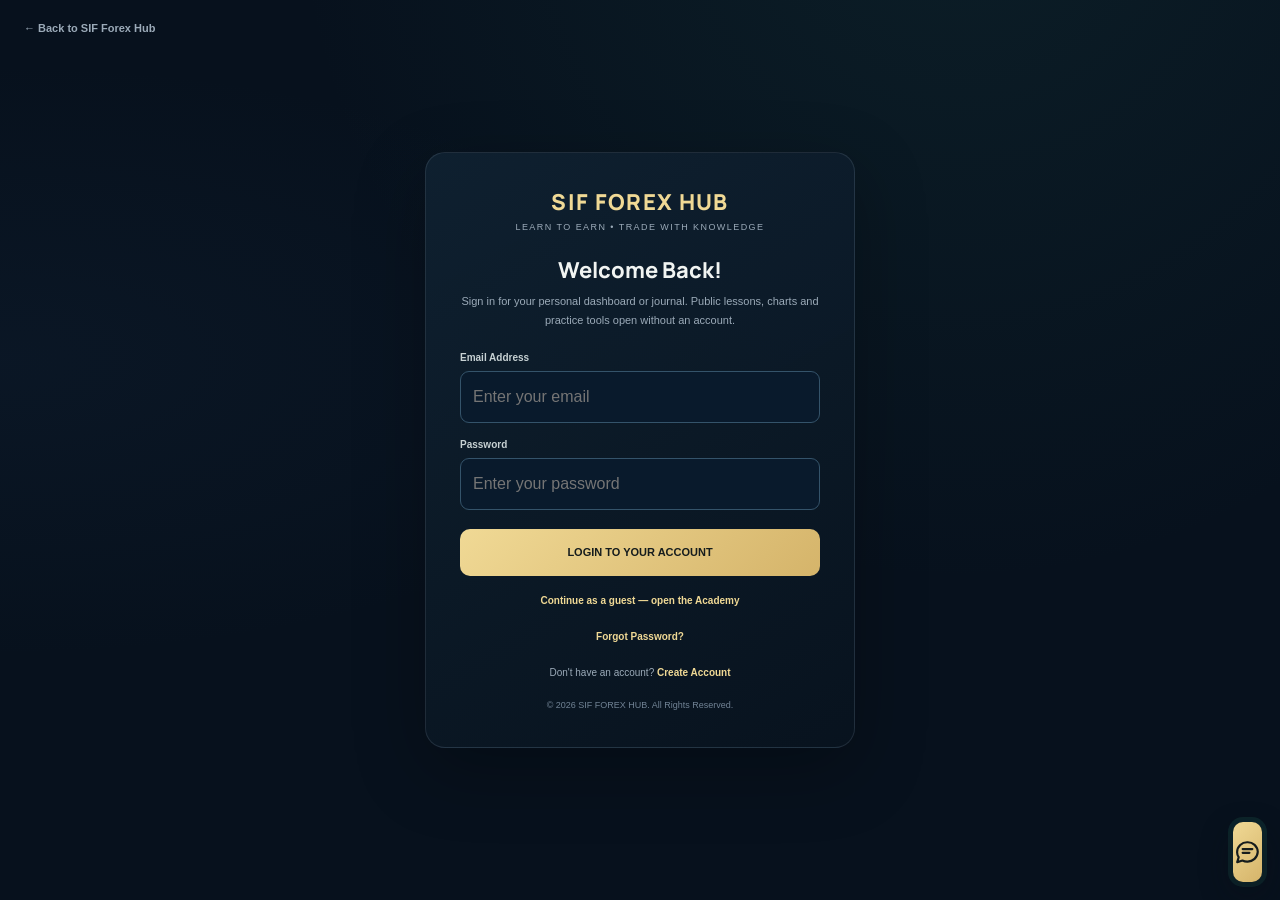
<file: login.html>
<!DOCTYPE html>
<html lang="en">
<head>
<meta charset="UTF-8">
<meta name="viewport" content="width=device-width, initial-scale=1.0">

<title>Login | SIF FOREX HUB</title>

<style>
* {
    margin: 0;
    padding: 0;
    box-sizing: border-box;
    font-family: Arial, sans-serif;
}

body {
    min-height: 100vh;
    background: linear-gradient(135deg, #071426, #102b3d, #071426);
    color: white;
    display: flex;
    justify-content: center;
    align-items: center;
    padding: 20px;
}

.container {
    width: 100%;
    max-width: 430px;
    background: #10243a;
    padding: 30px 24px;
    border-radius: 18px;
    border: 1px solid #23445c;
    box-shadow: 0 15px 40px rgba(0,0,0,.3);
}

.logo {
    text-align: center;
    margin-bottom: 30px;
}

.logo h1 {
    color: #24e69a;
    font-size: 27px;
}

.logo p {
    color: #aabaca;
    font-size: 13px;
    margin-top: 8px;
}

h2 {
    text-align: center;
    margin-bottom: 10px;
}

.subtitle {
    text-align: center;
    color: #aabaca;
    font-size: 13px;
    margin-bottom: 25px;
}

label {
    display: block;
    margin-bottom: 7px;
    font-size: 13px;
}

input {
    width: 100%;
    padding: 14px;
    border: 1px solid #34536a;
    background: #091a2c;
    border-radius: 9px;
    color: white;
    outline: none;
    margin-bottom: 18px;
}

input:focus {
    border-color: #24e69a;
}

button {
    width: 100%;
    padding: 15px;
    background: #24e69a;
    color: #071426;
    border: none;
    border-radius: 9px;
    font-size: 16px;
    font-weight: bold;
    cursor: pointer;
}

button:disabled {
    opacity: .6;
}

.message {
    display: none;
    margin-top: 15px;
    padding: 12px;
    border-radius: 8px;
    font-size: 13px;
    line-height: 1.5;
    overflow-wrap: anywhere;
}

.success {
    background: #123d32;
    color: #70ffc4;
}

.error {
    background: #4a2028;
    color: #ffaaaa;
}

.info {
    background: #172c40;
    color: #d7e1e8;
    border: 1px solid #34536a;
}

.links {
    text-align: center;
    margin-top: 22px;
    color: #aabaca;
    font-size: 14px;
    line-height: 2;
}

a {
    color: #24e69a;
    text-decoration: none;
}

.footer {
    text-align: center;
    color: #71869a;
    font-size: 11px;
    margin-top: 25px;
}
</style>
<link rel="stylesheet" href="style.css">
<script src="site.js" defer></script>
</head>

<body class="page-auth page-login">
<a class="auth-home-link" href="index.html">← Back to SIF Forex Hub</a>

<div class="container">

    <div class="logo">
        <h1>SIF FOREX HUB</h1>
        <p>LEARN TO EARN • TRADE WITH KNOWLEDGE</p>
    </div>

    <h2>Welcome Back!</h2>

    <p class="subtitle">
        Sign in for your personal dashboard or journal. Public lessons, charts and practice tools open without an account.
    </p>

    <form id="loginForm">

        <label for="email">Email Address</label>

        <input
            type="email"
            id="email"
            autocomplete="username"
            placeholder="Enter your email"
            required
        >

        <label for="password">Password</label>

        <input
            type="password"
            id="password"
            autocomplete="current-password"
            placeholder="Enter your password"
            required
        >

        <button type="submit" id="loginButton">
            LOGIN TO YOUR ACCOUNT
        </button>

        <div id="message" class="message" role="status" aria-live="polite" aria-atomic="true"></div>

    </form>

    <div class="links">
        <a href="academy.html">Continue as a guest — open the Academy</a>
        <br><br>
        <a href="#" id="forgotPassword">Forgot Password?</a>
        <br><br>
        Don't have an account?
        <a href="register.html">Create Account</a>
    </div>

    <div class="footer">
        © 2026 SIF FOREX HUB. All Rights Reserved.
    </div>

</div>

<script type="module">

import { createClient } from
'https://esm.sh/@supabase/supabase-js@2';

const SUPABASE_URL =
'https://kfaqrjhwbmkawnxkcrld.supabase.co';

const SUPABASE_KEY =
'sb_publishable_-kdg7Pmr_mWPPfnv83VTMA_n2hhKXhk';

const supabase = createClient(
    SUPABASE_URL,
    SUPABASE_KEY
);

const form = document.getElementById('loginForm');
const button = document.getElementById('loginButton');
const message = document.getElementById('message');

function showMessage(text, type) {
    message.textContent = text;
    message.className = 'message ' + type;
    message.style.display = 'block';
}

if (new URLSearchParams(window.location.search).get('reason') === 'signed-out') {
    showMessage(
        'You’re signed out. Sign in to view your dashboard. Public lessons, charts and practice tools remain available without an account.',
        'info'
    );
}

form.addEventListener('submit', async function(event) {

    event.preventDefault();

    const email =
        document.getElementById('email').value.trim();

    const password =
        document.getElementById('password').value;

    button.disabled = true;
    button.textContent = 'LOGGING IN...';

    message.style.display = 'none';

    try {

        const { data, error } =
            await supabase.auth.signInWithPassword({
                email: email,
                password: password
            });

        if (error) {
            throw error;
        }

        const nextPage = new URLSearchParams(window.location.search).get('next') === 'journal.html'
            ? 'journal.html'
            : 'dashboard.html';
        showMessage(
            nextPage === 'journal.html'
                ? 'Login successful! Opening your personal journal...'
                : 'Login successful! Opening your dashboard...',
            'success'
        );

        setTimeout(() => {
            window.location.href = nextPage;
        }, 1200);

    } catch (error) {

        showMessage(
            error.message || 'Login failed. Please check your details.',
            'error'
        );

        button.disabled = false;
        button.textContent = 'LOGIN TO YOUR ACCOUNT';

    }

});

document.getElementById('forgotPassword')
.addEventListener('click', async function(event) {

    event.preventDefault();

    const email =
        document.getElementById('email').value.trim();

    if (!email) {
        showMessage(
            'Enter your email address first.',
            'error'
        );
        return;
    }

    try {

        const { error } = await supabase.auth
        .resetPasswordForEmail(email);

        if (error) throw error;

        showMessage(
            'Password reset instructions have been sent if this email is registered.',
            'success'
        );

    } catch (error) {

        showMessage(error.message, 'error');

    }

});

</script>

</body>
</html>
</file>
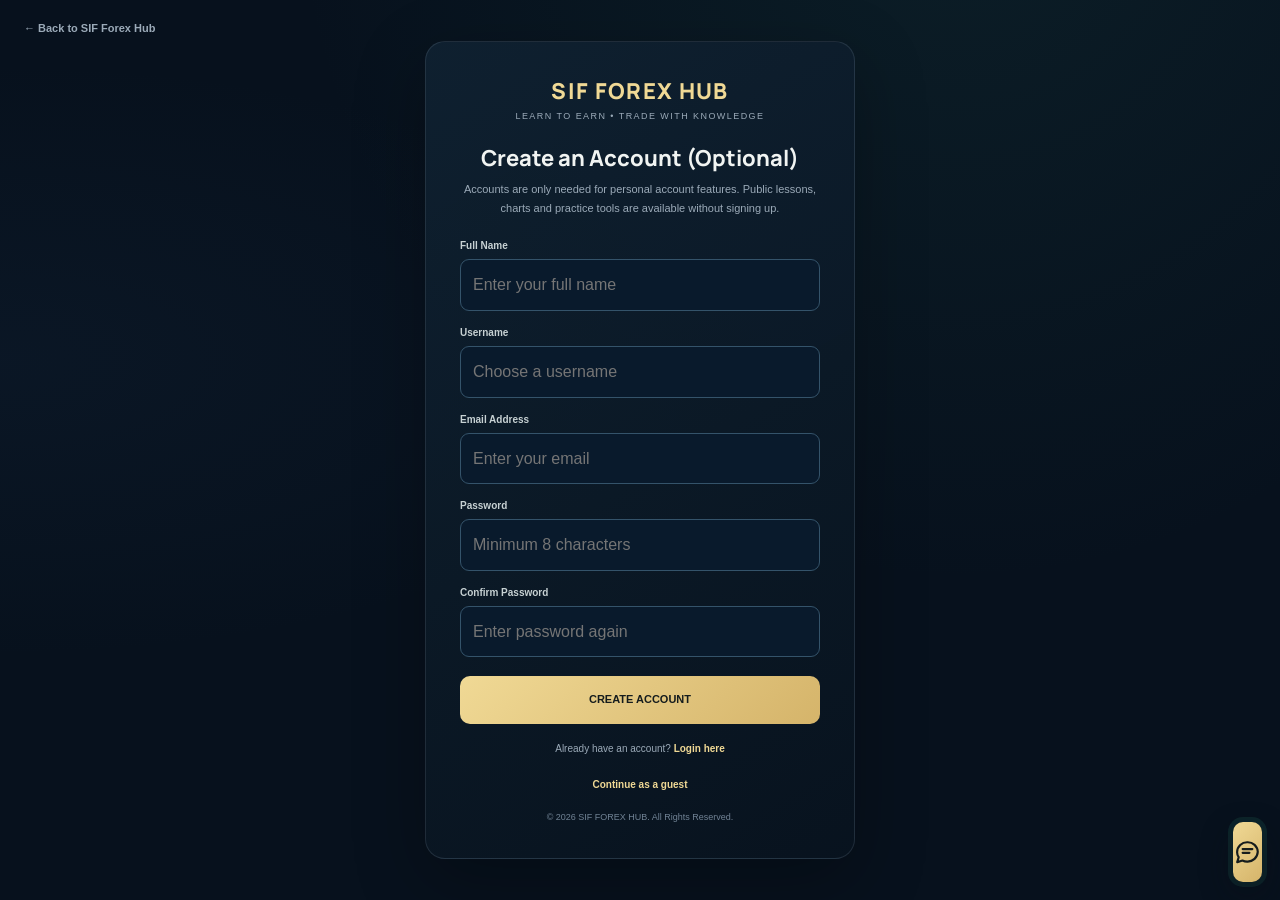
<file: register.html>
<!DOCTYPE html>
<html lang="en">
<head>
<meta charset="UTF-8">
<meta name="viewport" content="width=device-width, initial-scale=1.0">
<title>Create Account | SIF FOREX HUB</title>

<style>
* {
    margin: 0;
    padding: 0;
    box-sizing: border-box;
    font-family: Arial, sans-serif;
}

body {
    min-height: 100vh;
    background: linear-gradient(135deg, #071426, #102b3d, #071426);
    color: white;
    display: flex;
    justify-content: center;
    align-items: center;
    padding: 20px;
}

.container {
    width: 100%;
    max-width: 430px;
    background: #10243a;
    padding: 30px 24px;
    border-radius: 18px;
    border: 1px solid #23445c;
    box-shadow: 0 15px 40px rgba(0,0,0,.3);
}

.logo {
    text-align: center;
    margin-bottom: 25px;
}

.logo h1 {
    color: #24e69a;
    font-size: 27px;
}

.logo p {
    color: #aabaca;
    font-size: 13px;
    margin-top: 8px;
}

h2 {
    text-align: center;
    margin-bottom: 8px;
}

.subtitle {
    text-align: center;
    color: #aabaca;
    font-size: 13px;
    margin-bottom: 25px;
}

label {
    display: block;
    margin-bottom: 7px;
    font-size: 13px;
    color: #d5e1eb;
}

input {
    width: 100%;
    padding: 14px;
    border: 1px solid #34536a;
    background: #091a2c;
    border-radius: 9px;
    color: white;
    outline: none;
    margin-bottom: 17px;
}

input:focus {
    border-color: #24e69a;
}

button {
    width: 100%;
    padding: 15px;
    background: #24e69a;
    color: #071426;
    border: none;
    border-radius: 9px;
    font-size: 16px;
    font-weight: bold;
    cursor: pointer;
}

button:disabled {
    opacity: .6;
    cursor: not-allowed;
}

.message {
    margin-top: 15px;
    padding: 12px;
    border-radius: 8px;
    font-size: 13px;
    line-height: 1.5;
    display: none;
    overflow-wrap: anywhere;
}

.success {
    background: #123d32;
    color: #70ffc4;
}

.error {
    background: #4a2028;
    color: #ffaaaa;
}

.login {
    text-align: center;
    margin-top: 22px;
    color: #aabaca;
    font-size: 14px;
}

a {
    color: #24e69a;
    text-decoration: none;
}

.footer {
    text-align: center;
    color: #71869a;
    font-size: 11px;
    margin-top: 25px;
}
</style>
<link rel="stylesheet" href="style.css">
<script src="site.js" defer></script>
</head>

<body class="page-auth page-register">
<a class="auth-home-link" href="index.html">← Back to SIF Forex Hub</a>

<div class="container">

    <div class="logo">
        <h1>SIF FOREX HUB</h1>
        <p>LEARN TO EARN • TRADE WITH KNOWLEDGE</p>
    </div>

    <h2>Create an Account (Optional)</h2>

    <p class="subtitle">
        Accounts are only needed for personal account features. Public lessons, charts and practice tools are available without signing up.
    </p>

    <form id="registerForm">

        <label for="fullName">Full Name</label>
        <input
            type="text"
            id="fullName"
            autocomplete="name"
            placeholder="Enter your full name"
            required
        >

        <label for="username">Username</label>
        <input
            type="text"
            id="username"
            autocomplete="username"
            placeholder="Choose a username"
            minlength="3"
            maxlength="20"
            pattern="[A-Za-z0-9_]+"
            required
        >

        <label for="email">Email Address</label>
        <input
            type="email"
            id="email"
            autocomplete="email"
            placeholder="Enter your email"
            required
        >

        <label for="password">Password</label>
        <input
            type="password"
            id="password"
            autocomplete="new-password"
            placeholder="Minimum 8 characters"
            minlength="8"
            required
        >

        <label for="confirmPassword">Confirm Password</label>
        <input
            type="password"
            id="confirmPassword"
            autocomplete="new-password"
            placeholder="Enter password again"
            minlength="8"
            required
        >

        <button type="submit" id="registerButton">
            CREATE ACCOUNT
        </button>

        <div id="message" class="message" role="status" aria-live="polite" aria-atomic="true"></div>

    </form>

    <div class="login">
        Already have an account?
        <a id="loginLink" href="login.html">Login here</a>
        <br><br>
        <a href="academy.html">Continue as a guest</a>
    </div>

    <div class="footer">
        © 2026 SIF FOREX HUB. All Rights Reserved.
    </div>

</div>

<script type="module">

import { createClient } from
'https://esm.sh/@supabase/supabase-js@2';

const SUPABASE_URL =
'https://kfaqrjhwbmkawnxkcrld.supabase.co';

const SUPABASE_KEY =
'sb_publishable_-kdg7Pmr_mWPPfnv83VTMA_n2hhKXhk';

const supabase = createClient(
    SUPABASE_URL,
    SUPABASE_KEY
);

const form = document.getElementById('registerForm');
const button = document.getElementById('registerButton');
const message = document.getElementById('message');

function showMessage(text, type) {
    message.textContent = text;
    message.className = 'message ' + type;
    message.style.display = 'block';
}

form.addEventListener('submit', async function(event) {

    event.preventDefault();

    const fullName =
        document.getElementById('fullName').value.trim();

    const username =
        document.getElementById('username').value.trim().toLowerCase();

    if (!fullName) {
        showMessage('Please enter your full name.', 'error');
        document.getElementById('fullName').focus();
        return;
    }

    const email =
        document.getElementById('email').value.trim();

    const password =
        document.getElementById('password').value;

    const confirmPassword =
        document.getElementById('confirmPassword').value;

    if (password !== confirmPassword) {
        showMessage('Your passwords do not match.', 'error');
        return;
    }

    if (!/^[a-zA-Z0-9_]{3,20}$/.test(username)) {
        showMessage(
            'Username must contain 3–20 letters, numbers or underscores.',
            'error'
        );
        return;
    }

    if (password.length < 8) {
        showMessage(
            'Your password must contain at least 8 characters.',
            'error'
        );
        return;
    }

    button.disabled = true;
    button.textContent = 'CREATING ACCOUNT...';

    message.style.display = 'none';

    try {

        const { data, error } = await supabase.auth.signUp({

            email: email,

            password: password,

            options: {
                data: {
                    full_name: fullName,
                    username: username
                }
            }

        });

        if (error) {
            throw error;
        }

        if (data.session) {

            const nextPage = new URLSearchParams(window.location.search).get('next') === 'journal.html'
                ? 'journal.html'
                : 'dashboard.html';

            showMessage(
                nextPage === 'journal.html'
                    ? 'Account created successfully! Opening your personal journal...'
                    : 'Account created successfully! Opening your dashboard...',
                'success'
            );

            setTimeout(() => {
                window.location.href = nextPage;
            }, 1500);

        } else {

            showMessage(
                'Registration successful! Please confirm your email, then sign in to open your account features.',
                'success'
            );

            button.textContent = 'ACCOUNT CREATED';

        }

    } catch (error) {

        showMessage(
            error.message || 'Registration failed. Please try again.',
            'error'
        );

        button.disabled = false;
        button.textContent = 'CREATE ACCOUNT';

    }

});

if (new URLSearchParams(window.location.search).get('next') === 'journal.html') {
    document.getElementById('loginLink').href = 'login.html?next=journal.html';
}

</script>

</body>
</html>
</file>
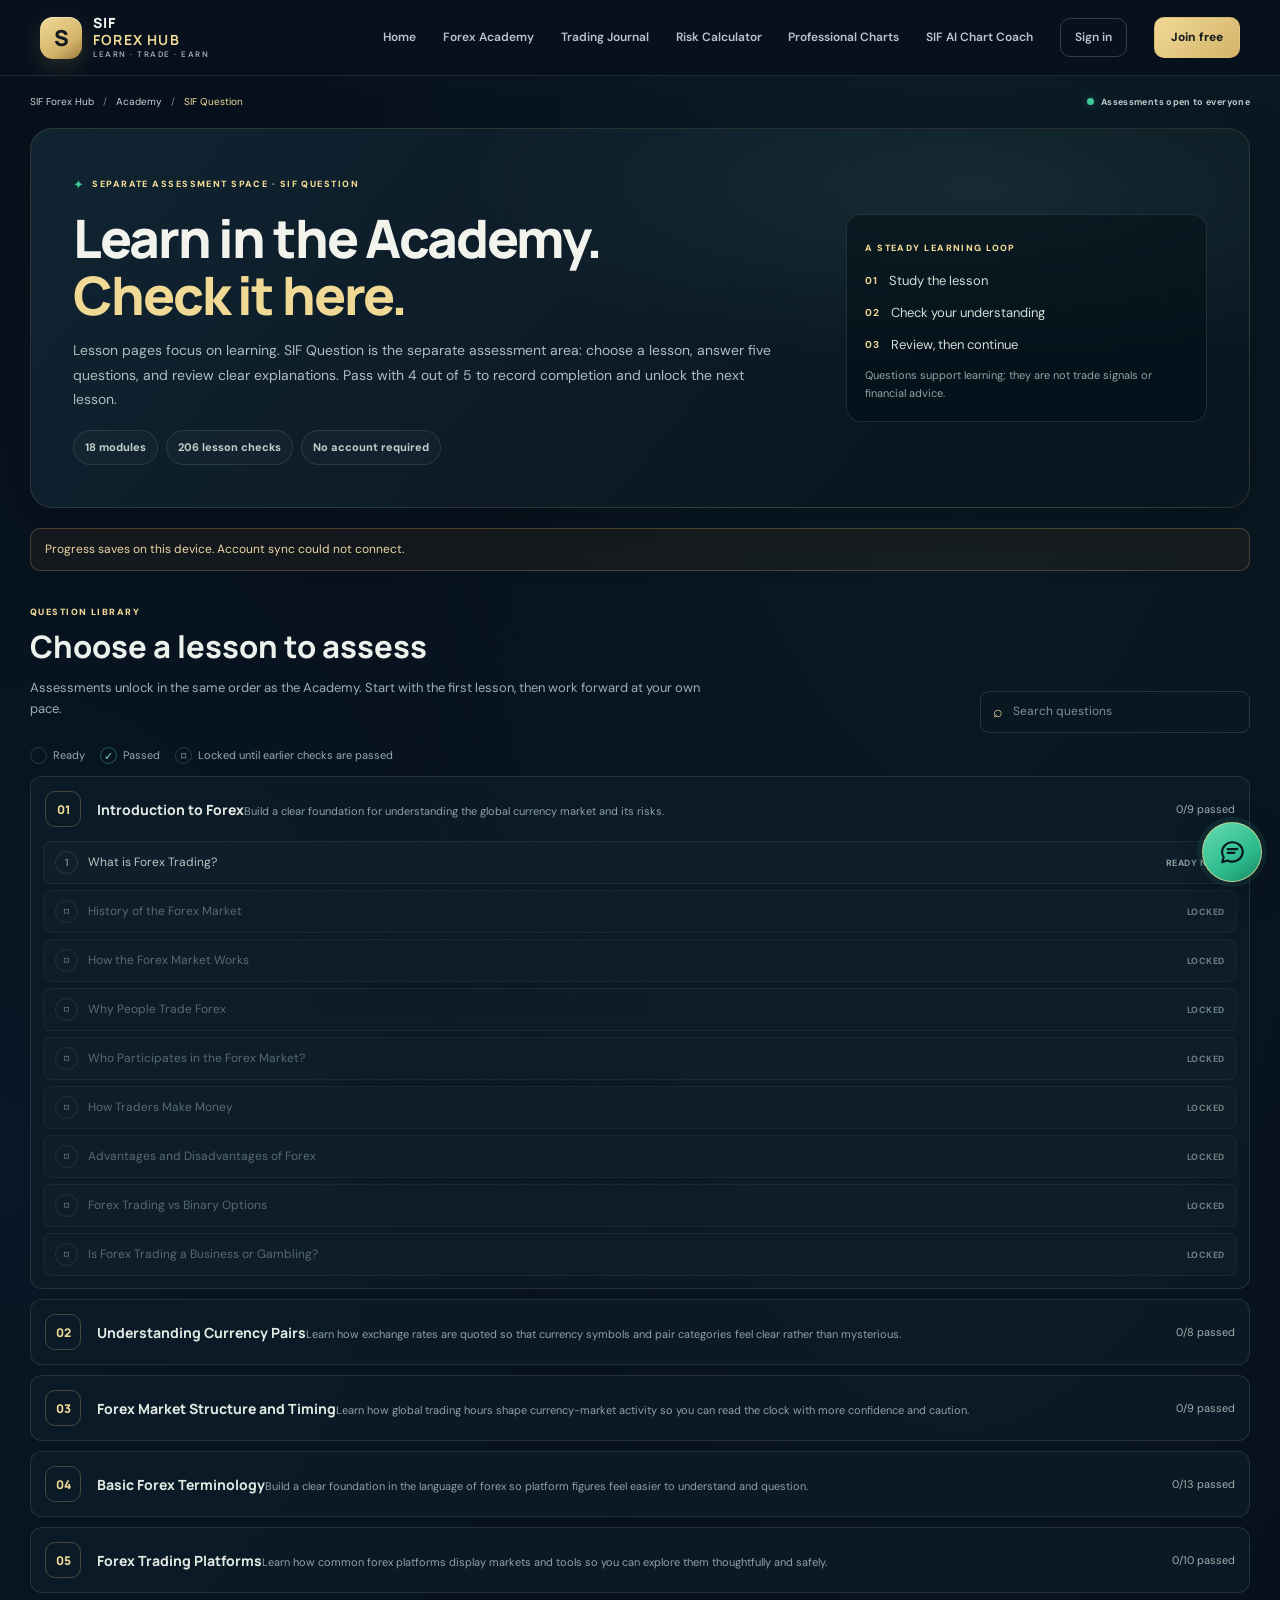
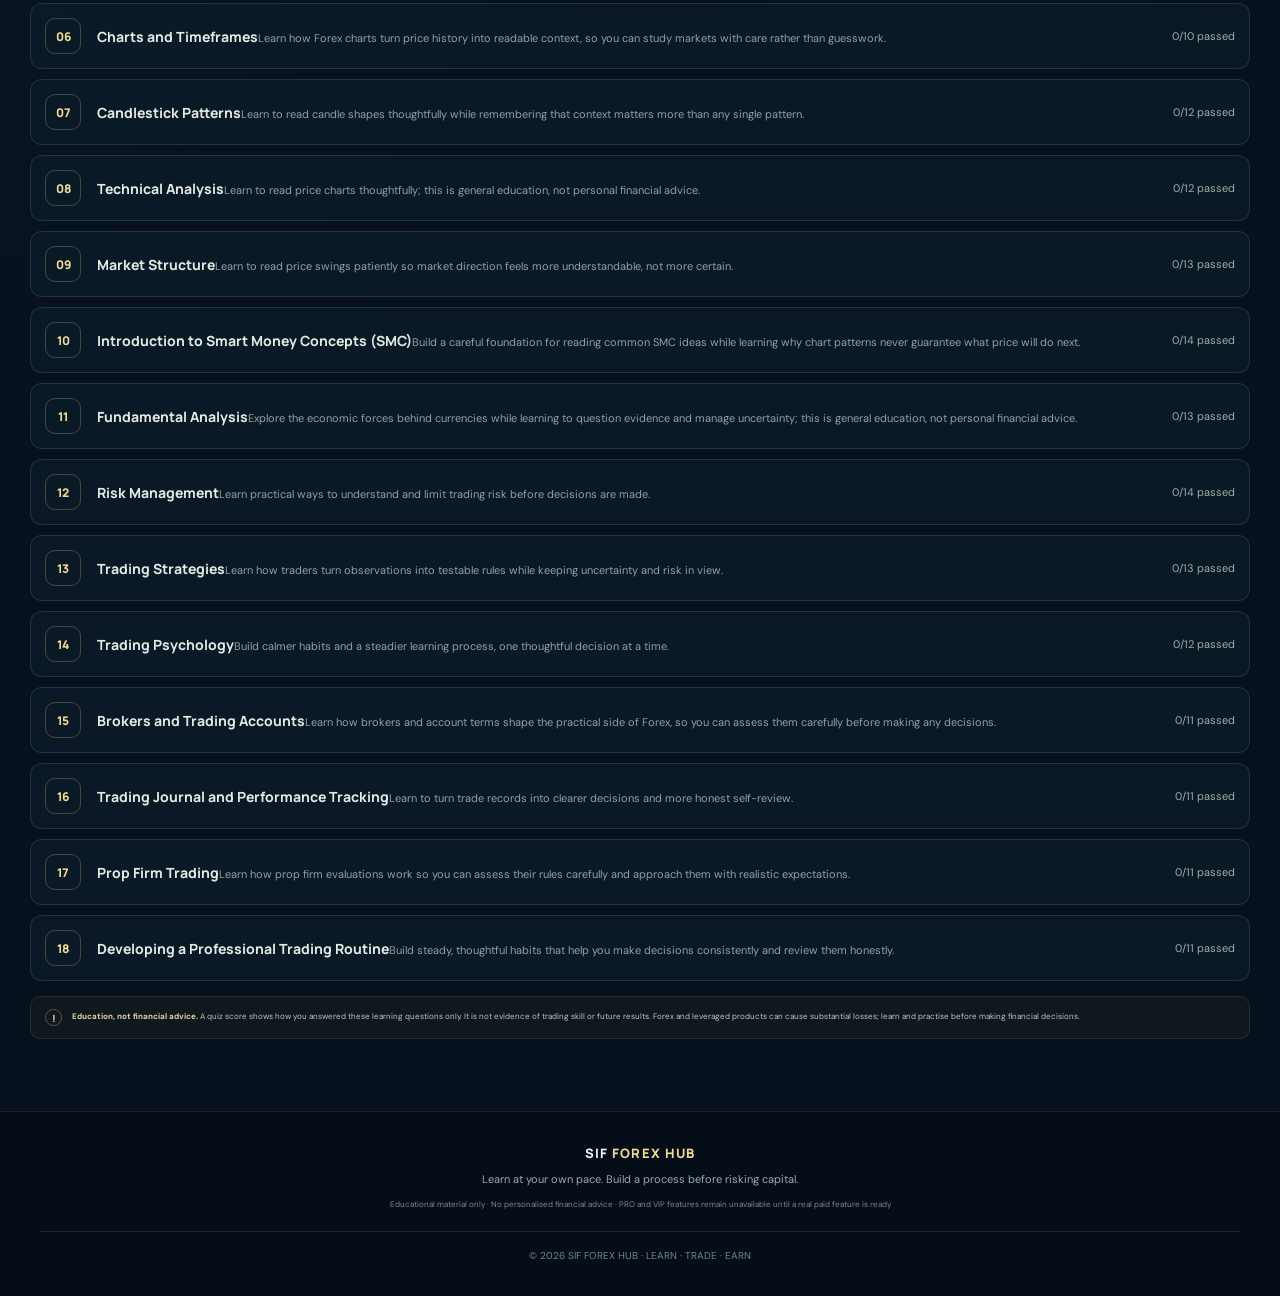
<file: sif-question.html>
<!doctype html>
<html lang="en">
<head>
<meta charset="utf-8">
<meta name="viewport" content="width=device-width, initial-scale=1">
<meta name="description" content="Use SIF Question for separate Forex lesson assessments. Check your understanding, review answer explanations, and unlock lessons without creating an account.">
<meta name="theme-color" content="#07111d">
<title>SIF Question | SIF FOREX HUB</title>
<link rel="preconnect" href="https://fonts.googleapis.com">
<link rel="preconnect" href="https://fonts.gstatic.com" crossorigin>
<link rel="stylesheet" href="style.css">
<link rel="stylesheet" href="academy.css">
<link rel="stylesheet" href="sif-question.css">
<script src="site.js" defer></script>
<script type="module" src="sif-question.js"></script>
</head>
<body class="page-academy sif-question-page">
<header class="site-header">
  <a href="index.html" class="brand" aria-label="SIF Forex Hub home">
    <span class="brand-mark" aria-hidden="true">S</span>
    <span class="brand-name">SIF <b>FOREX HUB</b><small>LEARN · TRADE · EARN</small></span>
  </a>
  <button class="menu-toggle" type="button" aria-label="Open navigation" aria-controls="navigation" aria-expanded="false">☰</button>
  <nav id="navigation" aria-label="Main navigation">
    <a href="index.html">Home</a>
    <a href="academy.html" aria-current="page">Forex Academy</a>
    <a href="journal.html">Trading Journal</a>
    <a href="calculator.html">Risk Calculator</a>
    <a href="charts.html">Professional Charts</a>
    <a href="charts.html#ai-coach">SIF AI Chart Coach</a>
    <a href="login.html" class="nav-login">Sign in</a>
    <a href="register.html" class="nav-register">Join free</a>
  </nav>
</header>
<main class="academy-shell sifq-shell">
  <div class="academy-topline">
    <div class="academy-breadcrumb"><a href="index.html">SIF Forex Hub</a><span aria-hidden="true">/</span><a href="academy.html">Academy</a><span aria-hidden="true">/</span><span>SIF Question</span></div>
    <div class="academy-access"><span class="access-dot" aria-hidden="true"></span> Assessments open to everyone</div>
  </div>

  <section class="sifq-hero" aria-labelledby="sifq-title">
    <div class="sifq-hero-copy">
      <span class="academy-eyebrow"><span class="eyebrow-mark" aria-hidden="true">✦</span> SEPARATE ASSESSMENT SPACE · SIF QUESTION</span>
      <h1 id="sifq-title">Learn in the Academy.<br><em>Check it here.</em></h1>
      <p>Lesson pages focus on learning. SIF Question is the separate assessment area: choose a lesson, answer five questions, and review clear explanations. Pass with 4 out of 5 to record completion and unlock the next lesson.</p>
      <div class="sifq-hero-stats"><span>18 modules</span><span>206 lesson checks</span><span>No account required</span></div>
    </div>
    <div class="sifq-hero-card" aria-label="Assessment process">
      <span class="academy-section-kicker">A STEADY LEARNING LOOP</span>
      <ol><li><b>01</b><span>Study the lesson</span></li><li><b>02</b><span>Check your understanding</span></li><li><b>03</b><span>Review, then continue</span></li></ol>
      <p>Questions support learning; they are not trade signals or financial advice.</p>
    </div>
  </section>

  <div class="sifq-save-status" id="question-save-status" role="status" aria-live="polite">Progress saves on this device.</div>
  <div class="sifq-notice" id="question-notice" role="status" aria-live="polite" hidden></div>

  <section class="sifq-catalog" id="question-catalog" aria-labelledby="question-catalog-title">
    <div class="sifq-section-heading">
      <div><span class="academy-section-kicker">QUESTION LIBRARY</span><h2 id="question-catalog-title">Choose a lesson to assess</h2><p>Assessments unlock in the same order as the Academy. Start with the first lesson, then work forward at your own pace.</p></div>
      <label class="sifq-search"><span class="sr-only">Search assessment topics</span><span aria-hidden="true">⌕</span><input id="question-search" type="search" placeholder="Search questions" autocomplete="off"></label>
    </div>
    <div class="sifq-legend" aria-label="Assessment status legend"><span><i class="legend-unlocked"></i> Ready</span><span><i class="legend-done">✓</i> Passed</span><span><i class="legend-locked">⌑</i> Locked until earlier checks are passed</span></div>
    <div class="sifq-module-grid" id="question-module-grid" aria-live="polite"><div class="loading-modules">Preparing the question library…</div></div>
    <p class="no-search-results" id="question-no-results" hidden>No assessment topics match that search. Try another word or clear the search.</p>
  </section>

  <section class="sifq-session" id="question-session" hidden aria-labelledby="question-session-title">
    <a class="sifq-back-link" href="sif-question.html">← All SIF Questions</a>
    <div id="question-session-content"></div>
  </section>

  <aside class="academy-disclaimer"><span class="disclaimer-icon" aria-hidden="true">!</span><p><strong>Education, not financial advice.</strong> A quiz score shows how you answered these learning questions only. It is not evidence of trading skill or future results. Forex and leveraged products can cause substantial losses; learn and practise before making financial decisions.</p></aside>
</main>
<footer class="academy-footer"><div class="footer-logo">SIF <span>FOREX HUB</span></div><p>Learn at your own pace. Build a process before risking capital.</p><p class="footer-disclaimer">Educational material only · No personalised financial advice · PRO and VIP features remain unavailable until a real paid feature is ready</p><div class="copyright">© 2026 SIF FOREX HUB · LEARN · TRADE · EARN</div></footer>
</body>
</html>
</file>
<file: style.css>
@import url('https://fonts.googleapis.com/css2?family=DM+Sans:wght@400;500;600;700&family=Manrope:wght@400;500;600;700;800&display=swap');

:root {
  color-scheme: dark;
  --ink: #edf3f5;
  --muted: #9baab8;
  --muted-2: #718395;
  --bg: #07111d;
  --bg-soft: #0a1725;
  --surface: #0d1c2a;
  --surface-2: #102233;
  --surface-3: #142a3b;
  --line: rgba(162, 183, 198, .15);
  --line-strong: rgba(186, 204, 216, .24);
  --gold: #d5b46a;
  --gold-bright: #f0d995;
  --green: #42c99a;
  --green-deep: #1f9c72;
  --red: #ed7981;
  --blue: #72aef0;
  --radius: 18px;
  --radius-sm: 12px;
  --shadow: 0 22px 70px rgba(0,0,0,.28);
  --page-width: 1200px;
}

* { box-sizing: border-box; }
html { scroll-behavior: smooth; scroll-padding-top: 92px; overflow-x: clip; }
body {
  min-width: 320px;
  margin: 0;
  color: var(--ink);
  background:
    radial-gradient(ellipse at 75% -18%, rgba(34, 93, 88, .18), transparent 42rem),
    radial-gradient(ellipse at 0% 40%, rgba(37, 67, 104, .11), transparent 44rem),
    var(--bg);
  font-family: 'DM Sans', Inter, system-ui, -apple-system, BlinkMacSystemFont, 'Segoe UI', sans-serif;
  line-height: 1.6;
  overflow-x: clip;
  -webkit-font-smoothing: antialiased;
}
body, button, input, select, textarea { font-family: 'DM Sans', Inter, system-ui, sans-serif; }
a { color: inherit; text-decoration: none; }
img, svg { max-width: 100%; }
button, input, select, textarea { font: inherit; }
button, a, select { -webkit-tap-highlight-color: transparent; }
button { cursor: pointer; }
:focus-visible { outline: 3px solid var(--gold-bright); outline-offset: 3px; }
[hidden] { display: none !important; }
[id] { scroll-margin-top: 96px; }

/* Brand and shared navigation */
.header, .site-header {
  position: sticky;
  top: 0;
  z-index: 1000;
  width: 100%;
  min-height: 76px;
  padding: 12px max(24px, calc((100vw - var(--page-width)) / 2));
  display: flex;
  align-items: center;
  justify-content: space-between;
  gap: 24px;
  border-bottom: 1px solid rgba(184, 205, 217, .11);
  background: rgba(7, 17, 29, .86);
  backdrop-filter: blur(18px);
  -webkit-backdrop-filter: blur(18px);
}
.logo, .brand { display: inline-flex; align-items: center; gap: 11px; flex: 0 0 auto; }
.logo-icon, .brand-mark {
  display: grid;
  place-items: center;
  width: 42px;
  height: 42px;
  border-radius: 13px;
  color: #101a20;
  background: linear-gradient(145deg, var(--gold-bright), var(--gold) 65%, #9b7b3d);
  box-shadow: 0 7px 22px rgba(213, 180, 106, .18), inset 0 1px rgba(255,255,255,.45);
  font: 800 22px/1 'Manrope', sans-serif;
}
.logo > span:last-child, .brand-name { display: grid; gap: 1px; color: #f4f6f4; font: 800 14px/1.15 'Manrope', sans-serif; letter-spacing: .085em; }
.logo b, .brand-name b { color: var(--gold-bright); }
.brand-name small { color: var(--muted); font: 600 8px/1.4 'DM Sans', sans-serif; letter-spacing: .19em; }
.header nav, .site-header nav, #navigation {
  display: flex;
  align-items: center;
  justify-content: flex-end;
  gap: clamp(12px, 2.1vw, 27px);
}
.header nav a, .site-header nav a, #navigation a {
  color: #b8c5ce;
  font-size: 12px;
  font-weight: 600;
  transition: color .2s ease, background .2s ease, border-color .2s ease;
}
.header nav a:hover, .site-header nav a:hover, #navigation a:hover { color: var(--gold-bright); }
.header .nav-login, .site-header .nav-login, #navigation .nav-login {
  padding: 9px 14px;
  border: 1px solid var(--line-strong);
  border-radius: 10px;
}
.header .nav-register, .site-header .nav-register, #navigation .nav-register {
  padding: 10px 16px;
  border: 1px solid rgba(213,180,106,.38);
  border-radius: 10px;
  color: #161c1d;
  background: linear-gradient(135deg, var(--gold-bright), var(--gold));
  font-weight: 800;
}
.menu-toggle {
  display: none;
  width: 44px;
  height: 44px;
  border: 1px solid var(--line-strong);
  border-radius: 12px;
  background: var(--surface);
  color: var(--ink);
  font-size: 21px;
}
.site-header .logout, .site-header #logoutButton {
  border: 1px solid rgba(213,180,106,.35);
  border-radius: 10px;
  padding: 10px 15px;
  color: var(--gold-bright);
  background: rgba(213,180,106,.08);
  font-size: 12px;
  font-weight: 800;
}

/* Homepage */
.page-home main { width: 100%; }
.page-home .hero {
  position: relative;
  isolation: isolate;
  width: min(100% - 48px, var(--page-width));
  min-height: 660px;
  margin: 0 auto;
  padding: clamp(54px, 7vw, 96px) 0 64px;
  display: grid;
  grid-template-columns: minmax(0, .93fr) minmax(0, 1.07fr);
  align-items: center;
  gap: clamp(38px, 6vw, 82px);
}
.page-home .hero::before {
  content: '';
  position: absolute;
  z-index: -1;
  inset: 10% -16% 4% 40%;
  pointer-events: none;
  background: radial-gradient(ellipse, rgba(39, 118, 105, .2), transparent 67%);
  filter: blur(10px);
}
.badge, .eyebrow {
  display: inline-flex;
  align-items: center;
  gap: 8px;
  color: var(--gold-bright);
  font-size: 10px;
  line-height: 1.5;
  font-weight: 800;
  letter-spacing: .17em;
  text-transform: uppercase;
}
.badge { margin-bottom: 22px; padding: 8px 12px; border: 1px solid rgba(213,180,106,.25); border-radius: 99px; background: rgba(213,180,106,.07); }
.badge::before { content: ''; width: 6px; height: 6px; border-radius: 99px; background: var(--green); box-shadow: 0 0 12px rgba(66,201,154,.7); }
.page-home .hero h1, .page-home h1, .page-academy h1, .page-dashboard h1 {
  margin: 0;
  color: #f3f5f3;
  font: 800 clamp(42px, 5.2vw, 70px)/1.06 'Manrope', sans-serif;
  letter-spacing: -.055em;
}
.page-home .hero h1 span { color: var(--gold-bright); }
.hero-content > p {
  max-width: 540px;
  margin: 23px 0 0;
  color: #adbac4;
  font-size: clamp(14px, 1.35vw, 16px);
  line-height: 1.8;
}
.hero-buttons { display: flex; flex-wrap: wrap; gap: 12px; margin-top: 28px; }
.primary-btn, .secondary-btn, .price-button, .guided-exercise-link {
  min-height: 48px;
  padding: 12px 19px;
  display: inline-flex;
  align-items: center;
  justify-content: center;
  gap: 9px;
  border: 1px solid transparent;
  border-radius: 11px;
  font-size: 12px;
  line-height: 1.35;
  font-weight: 800;
  transition: transform .2s ease, box-shadow .2s ease, background .2s ease, border-color .2s ease;
}
.primary-btn, .guided-exercise-link { color: #111b1e; background: linear-gradient(135deg, var(--gold-bright), var(--gold)); box-shadow: 0 9px 24px rgba(213,180,106,.15); }
.primary-btn:hover, .guided-exercise-link:hover { transform: translateY(-2px); box-shadow: 0 12px 26px rgba(213,180,106,.25); }
.secondary-btn { border-color: var(--line-strong); color: #e3e9e9; background: rgba(255,255,255,.025); }
.secondary-btn:hover { border-color: rgba(213,180,106,.48); background: rgba(213,180,106,.07); }
.trust-text { display: flex; flex-wrap: wrap; gap: 9px 18px; margin-top: 24px; color: #a8b8c2; font-size: 10px; }
.trust-text span, .trust-text { line-height: 1.6; }
.hero-dashboard {
  min-width: 0;
  padding: 18px;
  border: 1px solid rgba(178,198,210,.18);
  border-radius: 23px;
  background: linear-gradient(145deg, rgba(18,37,53,.92), rgba(9,22,34,.96));
  box-shadow: 0 30px 80px rgba(0,0,0,.35), inset 0 1px rgba(255,255,255,.035);
  animation: rise-in .7s .06s both;
}
.dashboard-top { display: flex; align-items: center; justify-content: space-between; gap: 14px; margin: 4px 4px 16px; }
.dashboard-top small { color: var(--muted-2); font-size: 9px; letter-spacing: .16em; font-weight: 700; }
.dashboard-top h3 { margin: 3px 0 0; color: #f2f5f4; font: 700 16px 'Manrope', sans-serif; }
.market-source-label { display: inline-flex; align-items: center; gap: 7px; color: #c1ccc9; font-size: 9px; letter-spacing: .1em; font-weight: 800; }
.market-card { min-width: 0; padding: 15px; border: 1px solid var(--line); border-radius: 15px; background: rgba(5,15,25,.6); }
.market-heading { display: flex; align-items: end; justify-content: space-between; gap: 12px; flex-wrap: wrap; }
.market-pair-selection { display: grid; gap: 5px; }
.market-pair-selection label { color: var(--muted-2); font-size: 9px; font-weight: 700; }
.market-pair-selection select, .page-home select { min-width: 122px; padding: 8px 28px 8px 10px; border: 1px solid var(--line-strong); border-radius: 9px; color: var(--ink); background-color: #102231; font-size: 11px; }
.market-provider { color: var(--muted); font-size: 9px; text-align: right; }
.dashboard-chart { width: 100%; min-height: 316px; margin-top: 10px; overflow: hidden; border-radius: 10px; }
.dashboard-chart .tradingview-widget-container, .dashboard-chart .tradingview-widget-container__widget, .dashboard-chart iframe { width: 100% !important; height: 100% !important; min-height: 316px; border: 0; }
.market-data-note { margin: 9px 2px 0; color: var(--muted-2); font-size: 9px; line-height: 1.6; }
.market-data-note a { color: var(--gold-bright); text-decoration: underline; text-underline-offset: 2px; }
.stats-grid { display: grid; grid-template-columns: repeat(2, 1fr); gap: 10px; margin-top: 11px; }
.stat-card { min-width: 0; padding: 12px 14px; border: 1px solid var(--line); border-radius: 12px; background: rgba(255,255,255,.025); }
.stat-card small { color: var(--muted-2); font-size: 9px; letter-spacing: .09em; text-transform: uppercase; }
.stat-card h3 { margin: 3px 0 0; color: var(--gold-bright); font: 700 17px 'Manrope', sans-serif; }
.stat-card span { color: var(--muted); font-size: 10px; }
.dashboard-footer { margin-top: 14px; color: var(--muted-2); text-align: center; font-size: 8px; letter-spacing: .16em; }
.features-section, .pricing-section { width: min(100% - 48px, var(--page-width)); margin: 0 auto; padding: clamp(64px, 8vw, 104px) 0; }
.section-heading { max-width: 700px; margin: 0 auto 38px; text-align: center; }
.section-heading > span, .about-content > span { display: block; color: var(--gold); font-size: 10px; font-weight: 800; letter-spacing: .2em; }
.section-heading h2, .about-content h2, .cta-section h2 { margin: 12px 0 10px; color: #f0f4f3; font: 750 clamp(27px, 3.4vw, 42px)/1.18 'Manrope', sans-serif; letter-spacing: -.035em; }
.section-heading p, .about-content p, .cta-section p { margin: 0; color: var(--muted); font-size: 14px; line-height: 1.75; }
.features-grid { display: grid; grid-template-columns: repeat(6, minmax(0,1fr)); gap: 14px; }
.features-grid > .feature-card { grid-column: span 2; }
.features-grid > .feature-card:nth-child(4) { grid-column: 2 / span 2; }
.features-grid > .feature-card:nth-child(5) { grid-column: 4 / span 2; }
.feature-card, .page-dashboard .card {
  position: relative;
  min-width: 0;
  padding: 21px 19px;
  border: 1px solid var(--line);
  border-radius: var(--radius-sm);
  background: linear-gradient(150deg, rgba(16,35,51,.92), rgba(11,25,38,.94));
  box-shadow: inset 0 1px rgba(255,255,255,.025);
  transition: transform .22s ease, border-color .22s ease, box-shadow .22s ease;
}
.feature-card:hover, .page-dashboard .card:hover { transform: translateY(-4px); border-color: rgba(213,180,106,.43); box-shadow: 0 18px 38px rgba(0,0,0,.18); }
.feature-icon, .page-dashboard .icon { display: grid; place-items: center; width: 42px; height: 42px; margin-bottom: 15px; border: 1px solid rgba(213,180,106,.18); border-radius: 12px; color: var(--gold-bright); background: rgba(213,180,106,.07); }
.feature-icon svg, .page-dashboard .icon svg { width: 20px; height: 20px; stroke: currentColor; fill: none; stroke-width: 1.7; stroke-linecap: round; stroke-linejoin: round; }
.feature-card h3, .page-dashboard .card h3 { margin: 0 0 7px; color: #eef3f2; font: 700 14px/1.4 'Manrope', sans-serif; }
.feature-card p, .page-dashboard .card p { min-height: 58px; margin: 0; color: var(--muted); font-size: 11px; line-height: 1.7; }
.feature-card a { display: inline-flex; align-items: center; gap: 5px; margin-top: 14px; color: var(--gold-bright); font-size: 11px; font-weight: 800; }
.feature-card a:hover { color: #fff0bd; }
.coming-soon-label { display: inline-flex; margin-top: 14px; padding: 5px 8px; border: 1px solid rgba(213,180,106,.2); border-radius: 99px; color: #dfc77f; background: rgba(213,180,106,.06); font-size: 9px; font-weight: 800; letter-spacing: .04em; }
.about-section { padding: clamp(62px, 8vw, 100px) 24px; border-block: 1px solid rgba(176,198,210,.08); background: radial-gradient(ellipse at 50% 100%, rgba(34,99,80,.17), transparent 65%), linear-gradient(115deg, rgba(12,31,43,.55), rgba(12,24,41,.6)); }
.about-content { max-width: 720px; margin: 0 auto; text-align: center; }
.about-content p { margin: 14px auto 23px; max-width: 610px; }
.pricing-grid { display: grid; grid-template-columns: repeat(3, minmax(0,1fr)); align-items: stretch; gap: 16px; }
.price-card { position: relative; min-width: 0; padding: 26px 23px; border: 1px solid var(--line); border-radius: 18px; background: linear-gradient(155deg, rgba(16,35,51,.96), rgba(9,21,33,.97)); }
.price-card h3 { margin: 0; color: var(--gold-bright); font: 800 13px 'Manrope', sans-serif; letter-spacing: .11em; }
.price-card h2 { margin: 16px 0 9px; color: #f4f5f1; font: 800 clamp(25px, 2.6vw, 34px) 'Manrope', sans-serif; }
.price-card h2 small { color: var(--muted); font: 500 11px 'DM Sans', sans-serif; }
.price-card p { min-height: 38px; margin: 0; color: var(--muted); font-size: 11px; }
.price-card ul { margin: 22px 0; padding: 0; list-style: none; }
.price-card li { position: relative; margin: 12px 0; padding-left: 21px; color: #c3ced3; font-size: 11px; }
.price-card li::before { content: '✓'; position: absolute; left: 0; color: var(--green); font-weight: 900; }
.price-button { width: 100%; border-color: rgba(213,180,106,.34); color: var(--gold-bright); background: rgba(213,180,106,.06); }
.price-card:not(.featured-price) .price-button:not(.is-disabled) { color: #111b1e; background: linear-gradient(135deg, var(--gold-bright), var(--gold)); }
.featured-price { border-color: rgba(213,180,106,.58); background: linear-gradient(158deg, rgba(33,50,56,.96), rgba(13,28,42,.98)); box-shadow: 0 20px 60px rgba(0,0,0,.22), inset 0 1px rgba(255,255,255,.04); }
.popular { position: absolute; top: 15px; right: 15px; padding: 5px 9px; border-radius: 99px; color: #182022; background: linear-gradient(135deg,var(--gold-bright),var(--gold)); font-size: 8px; font-weight: 900; letter-spacing: .12em; }
.price-button.is-disabled { opacity: .62; cursor: not-allowed; }
.pricing-note { max-width: 760px; margin: 20px auto 0; color: var(--muted-2); text-align: center; font-size: 10px; line-height: 1.7; }
.faq-section, .support-section { width: min(100% - 48px, 920px); margin: 0 auto; padding: 54px 0; }
.faq-section h2, .support-section h2 { margin: 0 0 22px; text-align: center; font: 750 28px/1.2 'Manrope', sans-serif; }
.faq-list { display: grid; gap: 10px; }
.faq-list details { padding: 16px 18px; border: 1px solid var(--line); border-radius: 12px; background: rgba(13,28,42,.8); }
.faq-list summary { color: #eaf0ee; cursor: pointer; font-size: 13px; font-weight: 700; }
.faq-list details p { margin: 10px 0 0; color: var(--muted); font-size: 12px; line-height: 1.75; }
.support-panel { padding: 22px; border: 1px solid var(--line); border-radius: 16px; text-align: center; background: rgba(13,28,42,.75); }
.support-panel p { margin: 0; color: var(--muted); font-size: 12px; line-height: 1.7; }
.cta-section { padding: 58px 24px; border-top: 1px solid var(--line); text-align: center; background: rgba(11,25,38,.8); }
.cta-section p { margin: 12px auto 22px; max-width: 620px; }
footer { padding: 32px max(24px, calc((100vw - var(--page-width)) / 2)); border-top: 1px solid rgba(177,197,211,.1); background: rgba(5,13,22,.7); text-align: center; }
.footer-logo { color: #eef3f0; font: 800 16px 'Manrope', sans-serif; letter-spacing: .08em; }
.footer-logo span { color: var(--gold-bright); }
footer p { margin: 9px auto; color: var(--muted); font-size: 11px; }
.disclaimer { max-width: 680px; margin: 14px auto; line-height: 1.7; }
.copyright { margin-top: 20px; padding-top: 16px; border-top: 1px solid var(--line); color: var(--muted-2); font-size: 10px; }

/* Shared inner-page shell */
.site-header { padding-left: max(24px, calc((100vw - var(--page-width)) / 2)); padding-right: max(24px, calc((100vw - var(--page-width)) / 2)); }
.site-header > a:first-child:not(.brand) { color: var(--gold-bright); font-size: 12px; font-weight: 700; }
.container { width: min(100% - 48px, 1040px); margin: 0 auto; padding: 46px 0 68px; }
.page-academy .container { width: min(100% - 48px, 930px); }
.page-dashboard .container { width: min(100% - 48px, 1120px); padding-top: 36px; }
.page-journal .container { width: min(100% - 48px, 1000px); }
.page-calculator h1, .page-charts h1, .page-journal h1 { margin: 0 0 9px; color: #f2f5f3; font: 800 clamp(30px, 4vw, 43px)/1.15 'Manrope', sans-serif; letter-spacing: -.04em; }
.subtitle { max-width: 780px; margin: 0 0 26px; color: var(--muted); font-size: 13px; line-height: 1.75; }
.page-academy .hero { margin-bottom: 18px; padding: 26px 28px; border: 1px solid var(--line); border-radius: 20px; background: radial-gradient(ellipse at 100% 0%, rgba(51,118,98,.2), transparent 58%), linear-gradient(135deg,#11293a,#0d1d2c); }
.page-academy .hero h1 { max-width: 760px; margin: 8px 0 12px; font-size: clamp(32px, 4.6vw, 51px); }
.page-academy .hero p { max-width: 750px; margin: 0; color: #b4c0c9; font-size: 13px; }
.hero-note { display: flex; flex-wrap: wrap; gap: 8px; margin-top: 18px; }
.hero-note span { padding: 6px 10px; border: 1px solid var(--line); border-radius: 99px; color: #c4d0d3; background: rgba(255,255,255,.025); font-size: 10px; }
.path-summary { display: grid; grid-template-columns: 1fr auto; gap: 9px 18px; margin: 16px 0 24px; padding: 18px; border: 1px solid rgba(66,201,154,.2); border-radius: 15px; background: linear-gradient(120deg, rgba(21,67,61,.38), rgba(13,28,42,.94)); }
.path-summary strong { display: block; color: #ecf3ef; font-size: 13px; }
.progress-caption, .storage-note { color: var(--muted); font-size: 10px; }
.reset-button { align-self: center; padding: 8px 11px; border: 1px solid var(--line-strong); border-radius: 9px; color: #d0d9db; background: transparent; font-size: 10px; }
.path-summary progress { width: 100%; height: 9px; grid-column: 1/-1; accent-color: var(--green); }
.storage-note { grid-column: 1/-1; margin: 0; }
.section-heading { }
.page-academy .section-heading { margin: 26px 0 14px; text-align: left; }
.page-academy .section-heading h2, .page-academy .quiz h2, .page-academy .more-topics h2 { margin: 0 0 5px; font: 750 24px/1.25 'Manrope', sans-serif; }
.page-academy .section-heading p, .quiz-intro, .more-topics > p { margin: 0; color: var(--muted); font-size: 12px; }
.lesson-list { display: grid; gap: 12px; }
.lesson-card, .guided-exercise, .quiz, .more-topics, .path-summary { box-shadow: 0 10px 32px rgba(0,0,0,.12); }
.lesson-card, .quiz, .more-topics { padding: clamp(18px, 3vw, 25px); border: 1px solid var(--line); border-radius: 16px; background: linear-gradient(150deg, rgba(15,33,48,.96), rgba(11,24,37,.96)); }
.lesson-topline { display: flex; align-items: start; justify-content: space-between; gap: 16px; padding-bottom: 13px; border-bottom: 1px solid var(--line); }
.step-label { color: var(--gold); font-size: 9px; font-weight: 800; letter-spacing: .15em; text-transform: uppercase; }
.lesson-topline h3 { margin: 3px 0 0; color: #edf2ef; font: 700 17px/1.4 'Manrope', sans-serif; }
.lesson-state { flex: 0 0 auto; padding: 5px 8px; border: 1px solid var(--line); border-radius: 99px; color: var(--muted); font-size: 9px; }
.lesson-copy { padding: 13px 0; color: #bdc8ce; font-size: 12px; line-height: 1.8; }
.lesson-copy p { margin: 0 0 10px; }
.example { padding: 13px 15px; border-left: 2px solid var(--gold); border-radius: 0 10px 10px 0; color: #c7d2d4; background: rgba(213,180,106,.055); font-size: 11px; }
.example strong { color: var(--gold-bright); }
.quick-check { padding-top: 13px; border-top: 1px solid var(--line); }
fieldset { min-width: 0; margin: 0; padding: 0; border: 0; }
legend { margin-bottom: 8px; color: #e6ecea; font-size: 11px; font-weight: 700; }
.answer-option { display: flex; align-items: flex-start; gap: 9px; margin: 7px 0; padding: 9px 11px; border: 1px solid var(--line); border-radius: 9px; color: #bdc8ce; background: rgba(255,255,255,.02); font-size: 11px; cursor: pointer; }
.answer-option input { width: 15px; min-width: 15px; margin: 2px 0 0; accent-color: var(--green); }
.check-button, .continue-button, .quiz-submit, .share-actions button { min-height: 39px; margin-top: 9px; padding: 9px 13px; border: 1px solid rgba(213,180,106,.3); border-radius: 9px; color: var(--gold-bright); background: rgba(213,180,106,.08); font-size: 10px; font-weight: 800; }
.continue-button { margin-left: 7px; color: #091a1a; background: var(--green); border-color: var(--green); }
.check-feedback { min-height: 18px; margin: 6px 0 0; color: var(--green); font-size: 11px; }
.guided-exercise { margin: 16px 0; padding: clamp(18px, 3vw, 26px); border: 1px solid rgba(213,180,106,.23); border-radius: 16px; background: linear-gradient(130deg, rgba(63,53,32,.26), rgba(13,28,42,.97) 54%); }
.guided-exercise h3 { margin: 5px 0 7px; font: 750 20px/1.3 'Manrope', sans-serif; }
.guided-exercise > p { margin: 0; color: var(--muted); font-size: 11px; }
.guided-exercise-grid { display: grid; grid-template-columns: repeat(3, minmax(0,1fr)); gap: 10px; margin-top: 15px; }
.guided-exercise-step { min-width: 0; padding: 14px; border: 1px solid var(--line); border-radius: 12px; background: rgba(7,17,29,.5); }
.guided-exercise-step strong { color: var(--gold-bright); font-size: 11px; }
.guided-exercise-step p { margin: 6px 0 0; color: #adbac2; font-size: 10px; line-height: 1.65; }
.example-values { margin: 8px 0 0; color: #e1e8e4; font-size: 10px; }
.example-values div { display: flex; justify-content: space-between; gap: 8px; padding: 5px 0; border-bottom: 1px solid var(--line); }
.example-values div:last-child { border-bottom: 0; }
.example-values dt { color: var(--muted); }
.example-values dd { margin: 0; text-align: right; font-weight: 700; }
.guided-exercise-link { min-height: 38px; margin-top: 12px; padding: 8px 10px; font-size: 10px; }
.guided-safety-note, .disclaimer { margin: 14px 0 0 !important; padding: 11px 13px; border-left: 2px solid var(--gold); border-radius: 0 9px 9px 0; color: #d2c99e !important; background: rgba(213,180,106,.06); font-size: 10px !important; line-height: 1.7; }
.page-academy .quiz { margin: 24px 0 16px; }
.quiz-intro { margin: 0 0 15px; }
.quiz fieldset { margin: 14px 0; padding-top: 12px; border-top: 1px solid var(--line); }
.quiz-submit { color: #111b1e; background: linear-gradient(135deg,var(--gold-bright),var(--gold)); }
.result-share-card { margin-top: 16px; padding: 17px; border: 1px solid rgba(66,201,154,.2); border-radius: 13px; background: rgba(21,67,61,.17); }
.result-share-card h3 { margin: 4px 0 7px; font: 700 17px 'Manrope', sans-serif; }
.result-score, .result-note { color: var(--muted); font-size: 11px; }
.share-actions { display: flex; flex-wrap: wrap; gap: 7px; }
.share-actions button { margin: 0; }
.challenge-link-label { display: block; margin: 12px 0 5px; color: var(--muted); font-size: 10px; }
.challenge-link-row { min-width: 0; }
.challenge-link-input { width: 100%; padding: 10px; border: 1px solid var(--line); border-radius: 8px; color: #dce5e4; background: #071522; font-size: 11px; }
.challenge-notice { display: flex; align-items: center; justify-content: space-between; gap: 16px; margin: 15px 0; padding: 16px; border: 1px solid rgba(66,201,154,.24); border-radius: 14px; background: rgba(24,88,68,.12); }
.challenge-notice h2 { margin: 3px 0; font: 700 17px 'Manrope',sans-serif; }
.challenge-notice p { margin: 0; color: var(--muted); font-size: 11px; }
.challenge-notice a { color: var(--green); font-size: 11px; font-weight: 800; }
.more-topics { margin: 18px 0; }
.more-topics > p { margin: 0 0 12px; }
.topic-group { margin-top: 8px; padding: 12px; border: 1px solid var(--line); border-radius: 10px; background: rgba(255,255,255,.02); }
.topic-group summary { color: #e7eeeb; font-size: 11px; font-weight: 700; cursor: pointer; }
.topic-group ul { margin: 11px 0 0; padding-left: 19px; color: var(--muted); font-size: 10px; line-height: 1.8; }

/* Calculator */
.page-calculator .container { max-width: 820px; }
.page-calculator .calculator { display: grid; grid-template-columns: repeat(2,minmax(0,1fr)); gap: 10px 15px; margin-top: 18px; padding: clamp(19px,3vw,28px); border: 1px solid var(--line); border-radius: 18px; background: linear-gradient(150deg,rgba(16,35,51,.96),rgba(9,21,33,.97)); box-shadow: var(--shadow); }
.page-calculator .calculator > label { align-self: end; color: #cbd5d7; font-size: 10px; font-weight: 700; }
.page-calculator .calculator > input { width: 100%; min-width: 0; padding: 12px 13px; border: 1px solid var(--line-strong); border-radius: 9px; color: var(--ink); background: #071522; font-size: 12px; }
.page-calculator .calculator > input:focus { border-color: var(--gold); }
.page-calculator .calculator > button { grid-column: 1/-1; min-height: 46px; margin-top: 7px; border: 0; border-radius: 10px; color: #141c1d; background: linear-gradient(135deg,var(--gold-bright),var(--gold)); font-size: 11px; font-weight: 900; letter-spacing: .06em; }
.page-calculator .results { grid-column: 1/-1; display: none; margin-top: 8px; padding: 18px; border: 1px solid rgba(66,201,154,.24); border-radius: 12px; background: rgba(28,93,71,.13); }
.page-calculator .results h3 { color: var(--green) !important; font: 750 17px 'Manrope',sans-serif; }
.result-item { display: flex; justify-content: space-between; gap: 12px; padding: 10px 0; border-bottom: 1px solid var(--line); color: var(--muted); font-size: 11px; }
.result-item:last-child { border-bottom: 0; }
.result-item strong { color: #eff4f0; text-align: right; }
.page-calculator .error { grid-column: 1/-1; display: none; color: #ffabb1; font-size: 11px; }
.guided-note, .note { margin: 15px 0; padding: 15px 16px; border: 1px solid var(--line); border-radius: 12px; color: #b9c5ca; background: rgba(15,33,48,.92); font-size: 11px; line-height: 1.75; }
.guided-note { border-color: rgba(213,180,106,.25); background: rgba(213,180,106,.055); }
.guided-note strong, .note strong { color: var(--gold-bright); }
.guided-note p { margin: 6px 0 0; }
.guided-note a { display: inline-flex; margin-top: 8px; color: var(--green); font-size: 11px; font-weight: 800; }
.note { border-left: 2px solid var(--gold); }
.page-calculator footer, .page-charts footer, .page-journal footer { margin-top: 0; }

/* Charts */
.page-charts .container { max-width: 1120px; }
.page-charts .chart-box { height: clamp(420px, 60vw, 640px); overflow: hidden; border: 1px solid var(--line-strong); border-radius: 17px; background: #0a1723; box-shadow: var(--shadow); }
.page-charts .tradingview-widget-container, .page-charts .tradingview-widget-container__widget, .page-charts iframe { width: 100% !important; height: 100% !important; border: 0; }
.chart-fallback { color: var(--muted); font-size: 11px; }
.chart-fallback a { color: var(--gold-bright); text-decoration: underline; text-underline-offset: 3px; }
.page-charts .container > h2 { margin: 28px 0 12px; font: 750 23px 'Manrope',sans-serif; }
.tools { display: grid; grid-template-columns: repeat(3,minmax(0,1fr)); gap: 12px; }
.tool { padding: 17px; border: 1px solid var(--line); border-radius: 12px; background: rgba(15,33,48,.8); }
.tool h3 { margin: 0 0 5px; color: var(--gold-bright); font: 700 13px 'Manrope',sans-serif; }
.tool p { margin: 0; color: var(--muted); font-size: 11px; line-height: 1.65; }
.coach { margin-top: 20px; padding: 22px; border: 1px solid rgba(213,180,106,.24); border-radius: 15px; background: linear-gradient(120deg,rgba(63,53,32,.15),rgba(13,28,42,.95)); }
.coach h2 { margin: 0 0 7px; color: var(--gold-bright); font: 750 18px 'Manrope',sans-serif; }
.coach p { margin: 0; color: var(--muted); font-size: 11px; }

/* Dashboard */
.page-dashboard .site-header { position: sticky; }
.page-dashboard .container { max-width: 1120px; }
.page-dashboard .welcome { position: relative; overflow: hidden; margin-bottom: 20px; padding: clamp(23px,4vw,34px); border: 1px solid rgba(213,180,106,.24); border-radius: 20px; background: radial-gradient(ellipse at 95% 0,rgba(49,122,96,.2),transparent 48%), linear-gradient(120deg,#122a39,#0d1e2d); }
.page-dashboard .welcome::after { content: 'S'; position: absolute; right: 25px; bottom: -56px; color: rgba(213,180,106,.055); font: 800 220px/1 'Manrope',sans-serif; pointer-events: none; }
.page-dashboard .welcome h1 { position: relative; z-index: 1; margin-bottom: 8px; font-size: clamp(30px,4vw,43px); }
.page-dashboard .welcome p { position: relative; z-index: 1; max-width: 700px; margin: 6px 0; color: #b5c3c9; font-size: 12px; }
.page-dashboard .membership { position: relative; z-index: 1; display: inline-flex; margin-top: 11px; padding: 6px 11px; border: 1px solid rgba(213,180,106,.3); border-radius: 99px; color: var(--gold-bright); background: rgba(213,180,106,.08); font-size: 9px; font-weight: 900; letter-spacing: .1em; }
.page-dashboard .section-title { margin: 24px 0 13px; color: #f0f4f2; font: 750 21px 'Manrope',sans-serif; }
.page-dashboard .grid { display: grid; grid-template-columns: repeat(6,minmax(0,1fr)); gap: 12px; }
.page-dashboard .grid > .card { grid-column: span 2; }
.page-dashboard .grid > .card:nth-child(4) { grid-column: 2 / span 2; }
.page-dashboard .grid > .card:nth-child(5) { grid-column: 4 / span 2; }
.page-dashboard .card { display: block; text-decoration: none; color: var(--ink); }
.page-dashboard .card p { min-height: 42px; }
.page-dashboard .card .availability { display: inline-flex; margin-top: 11px; padding: 4px 7px; border: 1px solid var(--line); border-radius: 99px; color: var(--muted); font-size: 8px; font-weight: 800; text-transform: uppercase; letter-spacing: .07em; }
.page-dashboard .card.is-unavailable { cursor: default; opacity: .82; }
.page-dashboard .card.is-unavailable:hover { transform: none; border-color: var(--line); box-shadow: none; }
.page-dashboard .dashboard-panels { display: grid; grid-template-columns: 1fr 1fr; gap: 12px; margin-top: 15px; }
.page-dashboard .dashboard-panel { min-width: 0; padding: 17px; border: 1px solid var(--line); border-radius: 14px; background: rgba(14,30,44,.85); }
.page-dashboard .dashboard-panel h3 { margin: 0 0 6px; font: 700 13px 'Manrope',sans-serif; }
.page-dashboard .dashboard-panel p { margin: 0; color: var(--muted); font-size: 10px; line-height: 1.7; }
.page-dashboard .dashboard-panel a { display: inline-flex; margin-top: 10px; color: var(--gold-bright); font-size: 10px; font-weight: 800; }
.page-dashboard .notice, .page-dashboard .profile-notice { margin-top: 18px; padding: 14px; border: 1px solid rgba(213,180,106,.2); border-left: 2px solid var(--gold); border-radius: 11px; color: #c6d0d1; background: rgba(213,180,106,.055); font-size: 11px; line-height: 1.7; }
.page-dashboard .profile-notice { display: flex; flex-wrap: wrap; align-items: center; gap: 10px; margin: 0 0 14px; }
.page-dashboard .profile-notice button, .page-dashboard .loading button { border: 1px solid var(--line-strong); border-radius: 8px; padding: 8px 11px; color: var(--gold-bright); background: rgba(213,180,106,.08); font-size: 10px; font-weight: 800; }
.page-dashboard .loading { padding: 55px 20px; color: var(--gold-bright); text-align: center; font-size: 13px; }
.page-dashboard footer { margin-top: 0; }

/* Personal journal */
.page-journal .container > h1 { margin-bottom: 6px; }
.page-journal .journal-gate { display: grid; justify-items: start; gap: 10px; margin-top: 20px; padding: 22px; border: 1px solid rgba(213,180,106,.24); border-radius: 15px; background: rgba(15,33,48,.94); }
.page-journal .journal-gate p { margin: 0; color: #c1cdcf; font-size: 12px; }
.page-journal .journal-gate a, .page-journal .journal-gate .gate-action { color: var(--gold-bright); font-size: 11px; font-weight: 800; }
.page-journal .journal-gate .gate-action { display: inline-flex; padding: 8px 12px; border: 1px solid rgba(213,180,106,.28); border-radius: 9px; background: rgba(213,180,106,.07); }
.page-journal .stats { display: grid; grid-template-columns: repeat(3,minmax(0,1fr)); gap: 12px; margin: 16px 0; }
.page-journal .stat { padding: 16px; border: 1px solid var(--line); border-radius: 13px; background: rgba(15,33,48,.9); }
.page-journal .stat p { margin: 0 0 5px; color: var(--muted); font-size: 9px; font-weight: 800; letter-spacing: .09em; }
.page-journal .stat strong { color: var(--gold-bright); font: 800 23px 'Manrope',sans-serif; }
.page-journal .privacy-note, .page-journal .storage-warning { margin: 10px 0; padding: 12px; border: 1px solid var(--line); border-radius: 10px; color: var(--muted); background: rgba(15,33,48,.65); font-size: 10px; line-height: 1.7; }
.page-journal .storage-warning { color: #edd29a; border-color: rgba(213,180,106,.3); }
.page-journal .panel { margin: 13px 0; padding: clamp(17px,3vw,24px); border: 1px solid var(--line); border-radius: 15px; background: rgba(15,33,48,.9); }
.page-journal .panel h2 { margin: 0 0 14px; color: #eff3f1; font: 700 17px 'Manrope',sans-serif; }
.page-journal .form-grid { display: grid; grid-template-columns: repeat(2,minmax(0,1fr)); gap: 12px; }
.page-journal .form-grid .full { grid-column: 1/-1; }
.page-journal .form-grid label { display: block; margin: 0 0 5px; color: #c1cccf; font-size: 10px; font-weight: 700; }
.page-journal textarea { min-height: 95px; resize: vertical; }
.page-journal .add-btn { margin-top: 14px; padding: 10px 15px; border: 0; color: #101b1c; background: linear-gradient(135deg,var(--gold-bright),var(--gold)); }
.page-journal .empty { padding: 19px; border: 1px dashed var(--line-strong); border-radius: 10px; color: var(--muted); text-align: center; font-size: 11px; }
.page-journal .trade-history, .page-journal .trade-row { min-width: 0; }
.page-journal .trade-history { overflow-x: auto; }
.page-journal .trade-top { display: flex; justify-content: space-between; gap: 12px; }

/* Auth */
.page-auth { min-height: 100vh; display: grid; place-items: center; padding: 24px; }
.page-auth .container { width: min(100%, 470px); margin: auto; padding: clamp(22px,4vw,34px); border: 1px solid var(--line); border-radius: 20px; background: linear-gradient(150deg,rgba(15,33,48,.97),rgba(8,19,31,.98)); box-shadow: var(--shadow); }
.page-auth .logo { display: grid; justify-items: center; gap: 3px; margin-bottom: 20px; }
.page-auth .logo h1 { margin: 0; color: var(--gold-bright); font: 800 22px 'Manrope',sans-serif; letter-spacing: .06em; }
.page-auth .logo p { margin: 0; color: var(--muted); font-size: 9px; letter-spacing: .16em; }
.page-auth .container > h2 { margin: 0 0 7px; color: #f1f4f2; text-align: center; font: 750 22px 'Manrope',sans-serif; }
.page-auth .subtitle { margin: 0 0 20px; text-align: center; font-size: 11px; }
.page-auth label { display: block; margin: 12px 0 5px; color: #c7d1d3; font-size: 10px; font-weight: 700; }
.page-auth input { margin-bottom: 2px; padding: 12px; }
.page-auth input:focus { border-color: var(--gold); }
.page-auth button { width: 100%; min-height: 45px; margin-top: 17px; border: 0; border-radius: 10px; color: #151c1d; background: linear-gradient(135deg,var(--gold-bright),var(--gold)); font-size: 11px; font-weight: 900; }
.page-auth button:disabled { opacity: .6; cursor: wait; }
.page-auth .message { display: none; margin-top: 12px; padding: 10px; border-radius: 8px; font-size: 10px; line-height: 1.6; overflow-wrap: anywhere; }
.page-auth .success { color: #a8efd0; background: rgba(31,125,88,.18); }
.page-auth .error { color: #ffb6bc; background: rgba(139,45,55,.22); }
.page-auth .links, .page-auth .login { margin-top: 16px; color: var(--muted); text-align: center; font-size: 10px; line-height: 1.8; }
.page-auth .links a, .page-auth .login a { color: var(--gold-bright); font-weight: 700; }
.page-auth .footer { margin-top: 16px; color: var(--muted-2); text-align: center; font-size: 9px; }
.page-auth .auth-home-link { position: fixed; top: 20px; left: 24px; color: var(--muted); font-size: 11px; font-weight: 700; }

@keyframes rise-in { from { opacity: 0; transform: translateY(11px); } to { opacity: 1; transform: translateY(0); } }
@media (prefers-reduced-motion: reduce) {
  *, *::before, *::after { animation-duration: .01ms !important; animation-iteration-count: 1 !important; scroll-behavior: auto !important; transition-duration: .01ms !important; }
}

@media (max-width: 1000px) {
  .features-grid { grid-template-columns: repeat(2,minmax(0,1fr)); }
  .features-grid > .feature-card, .features-grid > .feature-card:nth-child(4) { grid-column: auto; }
  .features-grid > .feature-card:nth-child(5) { grid-column: 1 / -1; width: calc(50% - 7px); justify-self: center; }
  .page-dashboard .grid { grid-template-columns: repeat(2,minmax(0,1fr)); }
  .page-dashboard .grid > .card { grid-column: auto; }
  .page-dashboard .grid > .card:nth-child(5) { grid-column: 1 / -1; width: calc(50% - 6px); justify-self: center; }
  .page-home .hero { gap: 32px; }
}
@media (max-width: 760px) {
  .header, .site-header { min-height: 68px; padding: 10px 20px; }
  .menu-toggle { display: inline-grid; place-items: center; }
  .header nav, .site-header nav, #navigation {
    display: none;
    position: absolute;
    top: calc(100% + 1px);
    left: 0;
    right: 0;
    padding: 15px 20px 18px;
    align-items: stretch;
    flex-direction: column;
    gap: 3px;
    border-bottom: 1px solid var(--line);
    background: rgba(7,17,29,.98);
    box-shadow: 0 18px 30px rgba(0,0,0,.22);
  }
  .header nav.active, .site-header nav.active, #navigation.active { display: flex; }
  .header nav a, .site-header nav a, #navigation a { padding: 10px 9px; }
  .header .nav-login, .site-header .nav-login, #navigation .nav-login, .header .nav-register, .site-header .nav-register, #navigation .nav-register { text-align: center; }
  .page-home .hero { width: min(100% - 40px, var(--page-width)); min-height: 0; padding: 52px 0 46px; grid-template-columns: 1fr; gap: 28px; }
  .page-home .hero h1 { font-size: clamp(38px, 9.2vw, 58px); }
  .page-home .hero::before { inset: 8% 0 2% 14%; }
  .hero-dashboard { padding: 14px; }
  .dashboard-chart, .dashboard-chart .tradingview-widget-container, .dashboard-chart .tradingview-widget-container__widget, .dashboard-chart iframe { min-height: 280px; }
  .features-section, .pricing-section, .faq-section, .support-section { width: min(100% - 40px, var(--page-width)); padding: 54px 0; }
  .pricing-grid { grid-template-columns: 1fr; }
  .price-card { padding: 23px; }
  .page-academy .container, .page-dashboard .container, .page-journal .container, .container { width: min(100% - 40px, 1040px); padding-top: 28px; }
  .page-dashboard .container { padding-top: 25px; }
  .guided-exercise-grid { grid-template-columns: 1fr; }
  .tools { grid-template-columns: repeat(2,minmax(0,1fr)); }
  .page-dashboard .dashboard-panels { grid-template-columns: 1fr; }
}
@media (max-width: 520px) {
  .logo-icon, .brand-mark { width: 38px; height: 38px; border-radius: 11px; }
  .logo > span:last-child, .brand-name { font-size: 12px; }
  .page-home .hero { width: min(100% - 32px, var(--page-width)); padding-top: 42px; }
  .hero-buttons { flex-direction: column; }
  .hero-buttons a { width: 100%; }
  .trust-text { gap: 7px 12px; font-size: 9px; }
  .dashboard-top { align-items: start; }
  .dashboard-top h3 { font-size: 14px; }
  .live-indicator { font-size: 8px; }
  .market-card { padding: 11px; }
  .dashboard-chart, .dashboard-chart .tradingview-widget-container, .dashboard-chart .tradingview-widget-container__widget, .dashboard-chart iframe { min-height: 250px; }
  .features-grid { grid-template-columns: 1fr; }
  .features-grid > .feature-card, .features-grid > .feature-card:nth-child(4), .features-grid > .feature-card:nth-child(5) { grid-column: auto; width: auto; }
  .feature-card p { min-height: 0; }
  .section-heading h2 { font-size: 29px; }
  .path-summary { grid-template-columns: 1fr; }
  .reset-button { justify-self: start; }
  .path-summary progress, .storage-note { grid-column: 1; }
  .page-academy .hero { padding: 19px; }
  .page-academy .hero h1 { font-size: 34px; }
  .lesson-topline { flex-direction: column; gap: 8px; }
  .lesson-topline h3 { font-size: 15px; }
  .challenge-notice { flex-direction: column; align-items: start; }
  .page-calculator .calculator { grid-template-columns: 1fr; }
  .page-calculator .calculator > label { margin-top: 5px; }
  .page-calculator .calculator > button, .page-calculator .results, .page-calculator .error { grid-column: 1; }
  .tools { grid-template-columns: 1fr; }
  .page-charts .chart-box { height: 440px; }
  .page-dashboard .grid { grid-template-columns: 1fr; }
  .page-dashboard .grid > .card, .page-dashboard .grid > .card:nth-child(5) { grid-column: auto; width: auto; }
  .page-dashboard .welcome::after { right: -10px; font-size: 150px; }
  .page-journal .stats { grid-template-columns: 1fr; }
  .page-journal .form-grid { grid-template-columns: 1fr; }
  .page-journal .form-grid .full { grid-column: 1; }
  .page-auth { padding: 18px; }
  .page-auth .container { padding: 22px 18px; }
  .page-auth .auth-home-link { top: 12px; left: 17px; }
  footer { padding-right: 20px; padding-left: 20px; }
}

/* Academy concept diagrams: intentionally schematic, never presented as live analysis. */
.visual-concepts { margin: 24px 0 16px; }
.visual-concepts .section-heading { margin: 0 0 13px; text-align: left; }
.visual-concepts .section-heading h2 { margin: 4px 0 5px; font: 750 23px/1.25 'Manrope',sans-serif; }
.visual-concepts .section-heading p { margin: 0; color: var(--muted); font-size: 11px; }
.visual-concepts-grid { display: grid; grid-template-columns: repeat(3,minmax(0,1fr)); gap: 11px; }
.diagram-card { min-width: 0; padding: 15px; border: 1px solid var(--line); border-radius: 14px; background: linear-gradient(150deg,rgba(15,33,48,.96),rgba(9,21,33,.96)); }
.diagram-label { color: var(--gold); font-size: 8px; font-weight: 800; letter-spacing: .14em; text-transform: uppercase; }
.diagram-card h3 { margin: 4px 0 6px; color: #edf3ef; font: 700 13px 'Manrope',sans-serif; }
.diagram-card svg { display: block; width: 100%; height: auto; margin: 7px 0; overflow: visible; }
.diagram-card svg text { fill: #aebdc3; font: 9px 'DM Sans',sans-serif; }
.diagram-axis { fill: none; stroke: rgba(175,196,208,.22); stroke-width: 1; }
.diagram-wick { fill: none; stroke: #85a3a8; stroke-width: 2; }
.diagram-candle-up { fill: #42c99a; }
.diagram-candle-down { fill: #d5b46a; }
.diagram-mark { fill: none; stroke: #d5b46a; stroke-width: 1.5; stroke-dasharray: 3 3; }
.diagram-line { fill: none; stroke: #68c9a0; stroke-width: 2.5; stroke-linecap: round; stroke-linejoin: round; }
.diagram-level { fill: none; stroke: rgba(213,180,106,.8); stroke-width: 1; stroke-dasharray: 4 4; }
.diagram-zone { fill: rgba(114,174,240,.2); stroke: rgba(114,174,240,.7); stroke-width: 1; }
.diagram-card p { margin: 5px 0 0; color: var(--muted); font-size: 9px; line-height: 1.65; }
@media (max-width: 760px) { .visual-concepts-grid { grid-template-columns: 1fr; } .diagram-card { padding: 14px; } .diagram-card svg { max-height: 150px; } }


/* Site-wide SIF contact menu and homepage social section */
.sif-contact-widget {
  position: fixed;
  right: max(18px, env(safe-area-inset-right));
  bottom: calc(18px + env(safe-area-inset-bottom));
  z-index: 1200;
  display: flex;
  flex-direction: column;
  align-items: flex-end;
}
.sif-contact-launcher {
  display: grid;
  place-items: center;
  width: 60px;
  height: 60px;
  padding: 0;
  border: 1px solid rgba(240,217,149,.72);
  border-radius: 50%;
  color: #061a20;
  background: linear-gradient(145deg, #63ddb2, #2bb88a 65%, #178764);
  box-shadow: 0 12px 32px rgba(10,15,21,.48), 0 0 0 5px rgba(66,201,154,.11);
  transition: transform .2s ease, box-shadow .2s ease, filter .2s ease;
}
.sif-contact-launcher:hover { transform: translateY(-3px); filter: saturate(1.08); box-shadow: 0 16px 34px rgba(10,15,21,.52), 0 0 0 7px rgba(66,201,154,.13); }
.sif-contact-launcher:active { transform: scale(.96); }
.sif-contact-launcher svg { width: 29px; height: 29px; fill: none; stroke: currentColor; stroke-width: 1.8; stroke-linecap: round; stroke-linejoin: round; }
.sif-contact-launcher__sr { position: absolute; width: 1px; height: 1px; padding: 0; margin: -1px; overflow: hidden; clip: rect(0,0,0,0); white-space: nowrap; border: 0; }
.sif-contact-menu {
  position: absolute;
  right: 0;
  bottom: calc(100% + 14px);
  width: min(330px, calc(100vw - 32px));
  padding: 19px;
  border: 1px solid rgba(213,180,106,.34);
  border-radius: 20px;
  color: var(--ink);
  background: radial-gradient(ellipse at 100% 0, rgba(66,201,154,.10), transparent 55%), linear-gradient(155deg, rgba(15,34,49,.99), rgba(7,17,29,.99));
  box-shadow: 0 24px 70px rgba(0,0,0,.55), inset 0 1px rgba(255,255,255,.035);
  transform-origin: bottom right;
  animation: sif-contact-pop .18s ease both;
}
.sif-contact-menu[hidden] { display: none; }
@keyframes sif-contact-pop { from { opacity: 0; transform: translateY(8px) scale(.97); } to { opacity: 1; transform: translateY(0) scale(1); } }
.sif-contact-menu__header { display: flex; align-items: flex-start; justify-content: space-between; gap: 12px; margin-bottom: 15px; }
.sif-contact-menu__eyebrow { color: var(--green); font-size: 8px; font-weight: 800; letter-spacing: .16em; }
.sif-contact-menu__header h2 { margin: 3px 0 2px; color: #f5f4ef; font: 800 18px/1.25 'Manrope',sans-serif; }
.sif-contact-menu__header p { margin: 0; color: var(--muted); font-size: 10px; }
.sif-contact-close { display: grid; flex: 0 0 32px; place-items: center; width: 32px; height: 32px; padding: 0; border: 1px solid var(--line); border-radius: 10px; color: var(--muted); background: rgba(255,255,255,.025); transition: color .18s ease, border-color .18s ease, background .18s ease; }
.sif-contact-close:hover { color: var(--gold-bright); border-color: rgba(213,180,106,.48); background: rgba(213,180,106,.07); }
.sif-contact-close svg { width: 16px; height: 16px; fill: none; stroke: currentColor; stroke-width: 1.8; stroke-linecap: round; }
.sif-contact-options { display: grid; gap: 8px; }
.sif-contact-option { display: grid; grid-template-columns: 39px minmax(0,1fr) 15px; align-items: center; gap: 11px; min-height: 62px; padding: 9px 11px; border: 1px solid rgba(162,183,198,.13); border-radius: 13px; background: rgba(255,255,255,.025); transition: transform .18s ease, border-color .18s ease, background .18s ease; }
.sif-contact-option:hover { transform: translateX(2px); border-color: rgba(213,180,106,.4); background: rgba(213,180,106,.055); }
.sif-contact-option__icon, .contact-link__icon { display: grid; place-items: center; width: 39px; height: 39px; border: 1px solid rgba(213,180,106,.22); border-radius: 12px; color: var(--gold-bright); background: rgba(213,180,106,.07); }
.sif-contact-option__icon--whatsapp, .contact-link--whatsapp .contact-link__icon { color: #63ddb2; border-color: rgba(66,201,154,.27); background: rgba(66,201,154,.085); }
.sif-contact-option__icon svg, .contact-link__icon svg { width: 21px; height: 21px; fill: none; stroke: currentColor; stroke-width: 1.75; stroke-linecap: round; stroke-linejoin: round; }
.sif-contact-option__copy { display: grid; gap: 2px; min-width: 0; }
.sif-contact-option__copy strong { color: #f0f4f1; font: 750 11px 'Manrope',sans-serif; }
.sif-contact-option__copy small { overflow: hidden; color: var(--muted); font-size: 9px; text-overflow: ellipsis; white-space: nowrap; }
.sif-contact-option__arrow { color: var(--muted-2); }
.sif-contact-option__arrow svg { display: block; width: 15px; height: 15px; fill: none; stroke: currentColor; stroke-width: 1.8; stroke-linecap: round; stroke-linejoin: round; }
.sif-contact-menu__note { margin: 13px 2px 0; color: var(--muted-2); font-size: 9px; line-height: 1.5; }

.contact-panel { position: relative; overflow: hidden; padding: clamp(24px, 4vw, 38px); border: 1px solid rgba(213,180,106,.25); border-radius: 22px; text-align: center; background: radial-gradient(ellipse at 50% 0, rgba(66,201,154,.12), transparent 62%), linear-gradient(145deg, rgba(14,32,47,.96), rgba(8,19,31,.98)); box-shadow: inset 0 1px rgba(255,255,255,.035); }
.contact-kicker { display: inline-flex; color: var(--green); font-size: 8px; font-weight: 800; letter-spacing: .16em; }
.contact-panel .contact-title { max-width: 700px; margin: 8px auto 12px; color: #f2f3ed; font: 800 clamp(23px,3.5vw,34px)/1.18 'Manrope',sans-serif; letter-spacing: -.025em; }
.contact-panel > p { max-width: 750px; margin: 0 auto 23px; color: #aebbc3; font-size: 12px; line-height: 1.75; }
.contact-links { display: grid; grid-template-columns: repeat(4,minmax(0,1fr)); gap: 10px; }
.contact-link { display: flex; min-width: 0; min-height: 76px; align-items: center; gap: 10px; padding: 12px; border: 1px solid rgba(162,183,198,.14); border-radius: 14px; color: #edf2ef; background: rgba(5,16,27,.55); text-align: left; transition: transform .2s ease, border-color .2s ease, background .2s ease, box-shadow .2s ease; }
.contact-link:hover { transform: translateY(-3px); border-color: rgba(213,180,106,.46); background: rgba(213,180,106,.055); box-shadow: 0 9px 24px rgba(0,0,0,.22); }
.contact-link:active { transform: translateY(-1px) scale(.99); }
.contact-link__icon { flex: 0 0 38px; width: 38px; height: 38px; }
.contact-link__label { flex: 1 1 auto; min-width: 0; color: #e5ece8; font-size: 10px; font-weight: 700; line-height: 1.45; }
.contact-link__arrow { flex: 0 0 auto; align-self: flex-start; margin: -3px -2px 0 0; color: var(--muted-2); font-size: 12px; transition: color .2s ease, transform .2s ease; }
.contact-link:hover .contact-link__arrow { color: var(--gold-bright); transform: translate(2px,-2px); }
.contact-link--tiktok .contact-link__icon { color: #f0d995; }
.contact-link--instagram .contact-link__icon { color: #e6b9c9; }
.contact-link--telegram .contact-link__icon { color: #78c9e8; }
@media (max-width: 760px) {
  .contact-links { grid-template-columns: repeat(2,minmax(0,1fr)); }
  .contact-panel { padding: 25px 18px; }
}
@media (max-width: 520px) {
  .sif-contact-widget { right: max(14px, env(safe-area-inset-right)); bottom: calc(14px + env(safe-area-inset-bottom)); }
  .sif-contact-launcher { width: 56px; height: 56px; }
  .sif-contact-menu { width: min(320px, calc(100vw - 28px)); padding: 16px; }
  .contact-links { grid-template-columns: 1fr; }
  .contact-link { min-height: 66px; padding: 10px 12px; }
}
</file>
<file: academy.css>
:root {
  --academy-ink: #f4f5f1;
  --academy-muted: #9aaab5;
  --academy-muted-soft: #748694;
  --academy-bg: #07111d;
  --academy-card: #0d1b28;
  --academy-card-2: #102233;
  --academy-line: rgba(169, 192, 205, .13);
  --academy-line-strong: rgba(169, 192, 205, .23);
  --academy-gold: #d5b46a;
  --academy-gold-light: #f0d995;
  --academy-green: #42c99a;
  --academy-blue: #75b6d6;
  --academy-red: #e8797e;
}
.academy-redesign { min-width: 320px; background: radial-gradient(ellipse at 83% 5%, rgba(31,99,83,.15), transparent 32rem), var(--academy-bg); }
.academy-redesign .site-header { min-height: 72px; }
.academy-shell { width: min(100% - 48px, 1220px); margin: 0 auto; padding: 26px 0 72px; }
.academy-topline { display: flex; justify-content: space-between; align-items: center; gap: 16px; margin-bottom: 18px; color: var(--academy-muted-soft); font-size: 10px; }
.academy-breadcrumb { display: flex; align-items: center; gap: 9px; }
.academy-breadcrumb a { color: #c7d1d1; }
.academy-breadcrumb > span:last-child { color: var(--academy-gold-light); }
.academy-access { display: inline-flex; align-items: center; gap: 7px; color: #bdc9c9; font-size: 9px; font-weight: 700; letter-spacing: .04em; }
.access-dot, .save-dot { width: 7px; height: 7px; border-radius: 50%; background: var(--academy-green); box-shadow: 0 0 10px rgba(66,201,154,.42); }
.academy-hero { display: grid; grid-template-columns: minmax(0,1.05fr) minmax(380px,.95fr); align-items: center; gap: clamp(28px, 5vw, 68px); min-height: 365px; padding: clamp(26px,4vw,52px); border: 1px solid rgba(213,180,106,.17); border-radius: 24px; background: radial-gradient(ellipse at 100% 6%,rgba(50,118,89,.21),transparent 44%), linear-gradient(122deg,#0d1e2a 0%,#102938 50%,#0b1b29 100%); box-shadow: 0 28px 75px rgba(0,0,0,.2), inset 0 1px rgba(255,255,255,.025); overflow: hidden; }
.academy-hero-copy { min-width: 0; }
.academy-eyebrow, .academy-section-kicker, .mini-kicker { display: inline-flex; align-items: center; gap: 7px; color: var(--academy-gold-light); font-size: 9px; font-weight: 850; letter-spacing: .16em; line-height: 1.5; }
.eyebrow-mark { color: var(--academy-green); font-size: 13px; }
.academy-hero h1 { margin: 17px 0 13px; color: #f2f4f1; font: 800 clamp(37px,4.6vw,59px)/1.06 'Manrope',sans-serif; letter-spacing: -.055em; }
.academy-hero h1 em { color: var(--academy-gold-light); font-style: normal; }
.academy-hero-copy > p { max-width: 590px; margin: 0; color: #b1bec4; font-size: 13px; line-height: 1.8; }
.academy-hero-actions { display: flex; flex-wrap: wrap; gap: 10px; margin-top: 22px; }
.academy-primary-btn, .academy-secondary-btn { min-height: 45px; padding: 11px 16px; display: inline-flex; align-items: center; justify-content: center; gap: 10px; border: 1px solid transparent; border-radius: 10px; font-size: 10px; font-weight: 850; }
.academy-primary-btn { color: #121a1b; background: linear-gradient(130deg,var(--academy-gold-light),var(--academy-gold)); box-shadow: 0 8px 22px rgba(213,180,106,.13); }
.academy-secondary-btn { color: #e7ece9; border-color: var(--academy-line-strong); background: rgba(255,255,255,.025); }
.academy-primary-btn:hover, .academy-secondary-btn:hover { transform: translateY(-1px); filter: brightness(1.05); }
.academy-trust-row { display: flex; flex-wrap: wrap; gap: 8px 18px; margin-top: 20px; color: #a7b7ba; font-size: 9px; }
.academy-trust-row span::before { content: '✓'; margin-right: 6px; color: var(--academy-green); font-weight: 900; }
.academy-hero-art { min-width: 0; padding: 18px; border: 1px solid rgba(193,210,217,.14); border-radius: 18px; background: linear-gradient(155deg,rgba(4,13,22,.6),rgba(8,25,34,.68)); box-shadow: inset 0 1px rgba(255,255,255,.035),0 16px 35px rgba(0,0,0,.13); }
.hero-art-top, .hero-art-foot { display: flex; justify-content: space-between; align-items: center; gap: 9px; }
.hero-art-top { color: #8d9ca4; font-size: 8px; font-weight: 850; letter-spacing: .13em; }
.live-pill { display: inline-flex; align-items: center; gap: 6px; padding: 5px 8px; border: 1px solid rgba(66,201,154,.17); border-radius: 99px; color: #a6ddc7; background: rgba(66,201,154,.05); font-size: 7px; letter-spacing: .08em; }
.live-pill i { width: 5px; height: 5px; border-radius: 50%; background: var(--academy-green); }
.hero-chart-wrap { min-height: 160px; margin: 12px 0 10px; }
.hero-chart-wrap svg { display: block; width: 100%; height: auto; overflow: visible; }
.hero-art-foot { align-items: stretch; margin-top: 8px; }
.hero-art-foot > div { display: grid; gap: 3px; }
.hero-art-foot small { color: #81909b; font-size: 7px; letter-spacing: .12em; }
.hero-art-foot b { color: #d6e0df; font-size: 8px; font-weight: 700; }
.journey-dash { flex: 1; align-self: center; height: 1px; background: linear-gradient(90deg,rgba(66,201,154,.5),rgba(213,180,106,.3)); }
.chart-illustration-tag { display: block; margin-top: 12px; color: #607581; text-align: right; font-size: 7px; letter-spacing: .1em; }
.academy-notice { margin: 14px 0 0; padding: 12px 15px; border: 1px solid rgba(213,180,106,.18); border-left: 3px solid var(--academy-gold); border-radius: 10px; color: #c5d0ce; background: rgba(213,180,106,.055); font-size: 10px; line-height: 1.65; }
.academy-notice.is-error { border-color: rgba(232,121,126,.25); border-left-color: var(--academy-red); }
.academy-notice a { color: var(--academy-gold-light); text-decoration: underline; text-underline-offset: 3px; }
.learner-dashboard { margin-top: 38px; }
.dashboard-heading-row, .history-heading, .catalog-heading { display: flex; justify-content: space-between; align-items: end; gap: 18px; }
.dashboard-heading-row h2, .history-heading h2, .catalog-heading h2, .certificate-section h2 { margin: 5px 0 0; color: #eff3f0; font: 750 clamp(20px,2.2vw,27px)/1.2 'Manrope',sans-serif; letter-spacing: -.03em; }
.save-status { display: inline-flex; align-items: center; gap: 7px; color: #aab9b7; font-size: 9px; }
.save-dot { width: 6px; height: 6px; background: var(--academy-gold); box-shadow: none; }
.save-status.is-synced .save-dot { background: var(--academy-green); box-shadow: 0 0 8px rgba(66,201,154,.35); }
.save-status.is-offline .save-dot { background: var(--academy-red); box-shadow: none; }
.learner-grid { display: grid; grid-template-columns: minmax(0,1.4fr) minmax(230px,.6fr); gap: 12px; margin-top: 15px; }
.learner-main-card { position: relative; display: grid; grid-template-columns: minmax(0,1fr) 110px; align-items: center; gap: 12px; min-height: 156px; padding: 22px; border: 1px solid rgba(66,201,154,.18); border-radius: 16px; background: radial-gradient(ellipse at 100% 0,rgba(41,116,85,.18),transparent 52%),linear-gradient(130deg,#102b31,#0d1e2b 70%); overflow: hidden; }
.learner-main-copy { min-width: 0; }
.mini-kicker { color: #87c9af; font-size: 8px; }
.learner-main-copy h3 { margin: 8px 0 5px; color: #edf3ee; font: 700 17px/1.3 'Manrope',sans-serif; }
.learner-main-copy p { max-width: 470px; margin: 0; color: #a7b8b9; font-size: 10px; line-height: 1.65; }
.continue-link { display: inline-flex; align-items: center; gap: 8px; margin-top: 13px; color: var(--academy-gold-light); font-size: 10px; font-weight: 850; }
.continue-link:hover { color: #fff0bf; }
.course-progress-ring { display: grid; place-items: center; width: 100px; height: 100px; border-radius: 50%; background: conic-gradient(var(--academy-green) 0deg,rgba(193,214,206,.12) 0deg); }
.course-progress-ring > div { display: grid; place-content: center; width: 79px; height: 79px; border-radius: 50%; text-align: center; background: #10262e; }
.course-progress-ring strong { color: #e8f1eb; font: 800 22px 'Manrope',sans-serif; }
.course-progress-ring span { margin-top: 2px; color: #8ba49d; font-size: 7px; letter-spacing: .13em; }
.course-progress-track { grid-column: 1/-1; height: 5px; margin-top: 1px; border-radius: 99px; background: rgba(228,239,232,.1); overflow: hidden; }
.course-progress-track span, .sidebar-progress span { display: block; width: 0; height: 100%; border-radius: inherit; background: linear-gradient(90deg,var(--academy-green),var(--academy-gold-light)); transition: width .35s ease; }
.course-progress-caption { grid-column: 1/-1; display: flex; justify-content: space-between; gap: 10px; color: #93a5a4; font-size: 8px; }
.learner-metrics { display: grid; gap: 8px; }
.metric-card { display: flex; align-items: center; gap: 12px; min-height: 47px; padding: 10px 13px; border: 1px solid var(--academy-line); border-radius: 12px; background: linear-gradient(145deg,rgba(15,32,45,.95),rgba(10,23,35,.95)); }
.metric-icon { display: grid; place-items: center; width: 29px; height: 29px; flex: 0 0 auto; border: 1px solid rgba(66,201,154,.18); border-radius: 9px; color: var(--academy-green); background: rgba(66,201,154,.06); font-size: 13px; }
.metric-icon-gold { color: var(--academy-gold-light); border-color: rgba(213,180,106,.18); background: rgba(213,180,106,.06); }
.metric-icon-blue { color: var(--academy-blue); border-color: rgba(117,182,214,.18); background: rgba(117,182,214,.06); }
.metric-card div { display: grid; gap: 1px; }
.metric-card strong { color: #e8efeb; font: 750 14px 'Manrope',sans-serif; }
.metric-card span:last-child { color: #93a4aa; font-size: 8px; }
.learning-history { margin-top: 29px; padding: 17px 0 0; border-top: 1px solid var(--academy-line); }
.history-heading { align-items: center; }
.history-heading h2 { font-size: 18px; }
.text-button { padding: 8px 10px; border: 1px solid var(--academy-line-strong); border-radius: 8px; color: #c6d1cd; background: transparent; font-size: 9px; font-weight: 750; }
.text-button:hover { border-color: rgba(213,180,106,.4); color: var(--academy-gold-light); }
.history-list { display: grid; gap: 7px; margin: 13px 0 0; padding: 0; list-style: none; }
.history-list li { display: flex; justify-content: space-between; gap: 12px; padding: 9px 11px; border: 1px solid var(--academy-line); border-radius: 9px; color: #c4cfcd; background: rgba(14,29,41,.7); font-size: 9px; }
.history-list time { flex: 0 0 auto; color: var(--academy-muted-soft); }
.history-empty { margin: 11px 0 0; color: var(--academy-muted-soft); font-size: 9px; }
.module-catalog { margin-top: 47px; }
.catalog-heading { align-items: end; }
.catalog-heading > div { max-width: 730px; }
.catalog-heading h2 { margin-top: 6px; }
.catalog-heading p { margin: 9px 0 0; color: var(--academy-muted); font-size: 10px; line-height: 1.75; }
.module-search { display: flex; align-items: center; gap: 9px; min-width: min(100%,260px); padding: 9px 12px; border: 1px solid var(--academy-line-strong); border-radius: 10px; color: #8fa0a6; background: rgba(14,29,42,.8); }
.module-search > span { font-size: 17px; }
.module-search input { width: 100%; min-width: 0; border: 0; outline: 0; color: #e4ebe7; background: transparent; font-size: 9px; }
.module-search input::placeholder { color: #82929a; }
.module-search:focus-within { border-color: rgba(213,180,106,.55); }
.path-legend { display: flex; flex-wrap: wrap; gap: 8px 17px; margin: 19px 0 14px; color: #93a3a7; font-size: 8px; }
.path-legend > span { display: inline-flex; align-items: center; gap: 6px; }
.path-legend i { display: inline-grid; place-items: center; width: 14px; height: 14px; border: 1px solid var(--academy-line-strong); border-radius: 50%; color: #94a6aa; font-size: 8px; font-style: normal; }
.path-legend .legend-current { border-color: rgba(213,180,106,.55); background: rgba(213,180,106,.13); }
.path-legend .legend-done { border-color: rgba(66,201,154,.4); color: #76d6af; background: rgba(66,201,154,.1); }
.path-legend .legend-locked { border-color: rgba(145,164,175,.22); color: #788b93; }
.module-grid { display: grid; grid-template-columns: repeat(2,minmax(0,1fr)); gap: 11px; }
.module-card { min-width: 0; border: 1px solid var(--academy-line); border-radius: 14px; background: linear-gradient(150deg,rgba(15,32,46,.96),rgba(9,22,34,.96)); overflow: hidden; transition: border-color .2s ease, transform .2s ease, box-shadow .2s ease; }
.module-card:hover { transform: translateY(-2px); border-color: rgba(213,180,106,.27); box-shadow: 0 14px 30px rgba(0,0,0,.12); }
.module-card.is-active-module { border-color: rgba(213,180,106,.34); }
.module-card.is-complete-module { border-color: rgba(66,201,154,.31); }
.module-head { display: grid; grid-template-columns: 37px minmax(0,1fr) auto; align-items: start; gap: 11px; padding: 15px 16px 12px; }
.module-number { display: grid; place-items: center; width: 35px; height: 35px; border: 1px solid rgba(213,180,106,.2); border-radius: 10px; color: var(--academy-gold-light); background: rgba(213,180,106,.06); font: 800 10px 'Manrope',sans-serif; }
.module-card.is-complete-module .module-number { border-color: rgba(66,201,154,.28); color: #89e2bb; background: rgba(66,201,154,.07); }
.module-title-block { min-width: 0; }
.module-title-block h3 { margin: 1px 0 4px; color: #edf2ef; font: 700 13px/1.35 'Manrope',sans-serif; }
.module-title-block p { margin: 0; color: var(--academy-muted); font-size: 9px; line-height: 1.6; }
.module-status { flex: 0 0 auto; padding: 4px 7px; border: 1px solid var(--academy-line); border-radius: 99px; color: #9eacb1; font-size: 7px; font-weight: 800; letter-spacing: .045em; white-space: nowrap; }
.module-status.is-current { color: var(--academy-gold-light); border-color: rgba(213,180,106,.22); background: rgba(213,180,106,.05); }
.module-status.is-done { color: #83d9b2; border-color: rgba(66,201,154,.22); background: rgba(66,201,154,.055); }
.module-progress-line { display: flex; align-items: center; gap: 9px; padding: 0 16px 12px 64px; }
.module-progress-track { flex: 1; height: 3px; border-radius: 99px; background: rgba(206,218,215,.09); overflow: hidden; }
.module-progress-track span { display: block; height: 100%; border-radius: inherit; background: var(--academy-green); }
.module-progress-label { flex: 0 0 auto; color: #87999e; font-size: 7px; }
.module-lesson-list { display: grid; border-top: 1px solid var(--academy-line); }
.module-lesson-row { display: grid; grid-template-columns: 19px minmax(0,1fr) auto; align-items: center; gap: 9px; min-width: 0; padding: 9px 14px; border-bottom: 1px solid rgba(169,192,205,.055); color: #b4c1c2; transition: background .17s ease,color .17s ease; }
.module-lesson-row:last-child { border-bottom: 0; }
.module-lesson-row:hover:not(.is-locked) { color: #f1f4ef; background: rgba(213,180,106,.035); }
.module-lesson-row.is-current { color: #f0dfb2; background: rgba(213,180,106,.05); }
.lesson-state-icon { display: grid; place-items: center; width: 18px; height: 18px; border: 1px solid rgba(148,167,174,.2); border-radius: 50%; color: #93a3a8; font-size: 8px; }
.module-lesson-row.is-complete .lesson-state-icon { border-color: rgba(66,201,154,.32); color: #80d8b2; background: rgba(66,201,154,.08); }
.module-lesson-row.is-current .lesson-state-icon { border-color: rgba(213,180,106,.5); color: var(--academy-gold-light); }
.module-lesson-row.is-locked { color: #6d7f89; }
.module-lesson-title { min-width: 0; overflow: hidden; text-overflow: ellipsis; white-space: nowrap; font-size: 9px; }
.module-lesson-meta { color: #758790; font-size: 7px; white-space: nowrap; }
.module-lesson-row.is-locked .module-lesson-meta { color: #667982; }
.module-empty-hint { padding: 14px; color: var(--academy-muted-soft); font-size: 9px; }
.loading-modules { grid-column: 1/-1; display: flex; align-items: center; gap: 10px; min-height: 120px; color: var(--academy-muted); font-size: 10px; }
.loading-orb { width: 14px; height: 14px; border: 2px solid rgba(213,180,106,.17); border-top-color: var(--academy-gold); border-radius: 50%; animation: academy-spin .8s linear infinite; }
@keyframes academy-spin { to { transform: rotate(360deg); } }
.no-search-results { padding: 22px; border: 1px dashed var(--academy-line-strong); border-radius: 12px; color: var(--academy-muted); text-align: center; font-size: 10px; }
.certificate-section { display: grid; grid-template-columns: 46px minmax(0,1fr) minmax(150px,auto); align-items: center; gap: 15px; margin-top: 30px; padding: 18px; border: 1px solid rgba(213,180,106,.17); border-radius: 15px; background: linear-gradient(120deg,rgba(61,52,33,.17),rgba(12,27,39,.9)); }
.certificate-icon { display: grid; place-items: center; width: 43px; height: 43px; border: 1px solid rgba(213,180,106,.28); border-radius: 13px; color: var(--academy-gold-light); background: rgba(213,180,106,.075); font-size: 23px; }
.certificate-section h2 { font-size: 15px; }
.certificate-section p { margin: 6px 0 0; color: var(--academy-muted); font-size: 9px; line-height: 1.7; }
.certificate-actions { display: flex; flex-wrap: wrap; justify-content: flex-end; gap: 7px; }
.certificate-note { color: #83949a; font-size: 8px; text-align: right; }
.certificate-action { padding: 8px 10px; border: 1px solid rgba(213,180,106,.25); border-radius: 8px; color: var(--academy-gold-light); background: rgba(213,180,106,.06); font-size: 8px; font-weight: 800; }
.certificate-action:hover { background: rgba(213,180,106,.13); }
.academy-disclaimer { display: flex; gap: 10px; margin-top: 15px; padding: 12px 14px; border: 1px solid rgba(213,180,106,.13); border-radius: 10px; color: #c2c6b8; background: rgba(213,180,106,.045); }
.disclaimer-icon { display: grid; place-items: center; width: 17px; height: 17px; flex: 0 0 auto; border: 1px solid rgba(213,180,106,.38); border-radius: 50%; color: var(--academy-gold-light); font: 800 10px 'Manrope',sans-serif; }
.academy-disclaimer p { margin: 0; font-size: 8px; line-height: 1.75; }
.academy-disclaimer strong { color: #e5d6a7; }
.academy-footer { text-align: center; }
.academy-footer .footer-logo { font-size: 13px; }
.academy-footer > p { max-width: 680px; }
.academy-footer .footer-disclaimer { color: #788a95; font-size: 8px; }
.lesson-view { margin-top: 4px; }
.lesson-toolbar { display: flex; align-items: center; gap: 13px; min-height: 54px; padding-bottom: 10px; border-bottom: 1px solid var(--academy-line); }
.back-to-course, .lesson-bookmark { display: inline-flex; align-items: center; gap: 7px; min-height: 34px; padding: 7px 10px; border: 1px solid var(--academy-line); border-radius: 8px; color: #bdc8c7; background: rgba(14,29,42,.7); font-size: 8px; font-weight: 800; }
.back-to-course:hover, .lesson-bookmark:hover { border-color: rgba(213,180,106,.4); color: var(--academy-gold-light); }
.lesson-breadcrumb { flex: 1; color: #8799a0; font-size: 8px; }
.lesson-breadcrumb a { color: #c8d2cd; }
.lesson-bookmark[aria-pressed="true"] { color: var(--academy-gold-light); border-color: rgba(213,180,106,.35); }
.lesson-layout { display: grid; grid-template-columns: minmax(0,1fr) 240px; align-items: start; gap: 22px; margin-top: 18px; }
.lesson-article { min-width: 0; padding: clamp(20px,3.4vw,38px); border: 1px solid var(--academy-line); border-radius: 17px; background: linear-gradient(150deg,rgba(15,33,48,.97),rgba(9,22,34,.97)); box-shadow: 0 15px 40px rgba(0,0,0,.12); }
.lesson-intro-label { display: inline-flex; align-items: center; gap: 7px; color: var(--academy-gold-light); font-size: 8px; font-weight: 850; letter-spacing: .15em; }
.lesson-title { margin: 10px 0 9px; color: #f0f3ef; font: 800 clamp(28px,3.7vw,43px)/1.12 'Manrope',sans-serif; letter-spacing: -.04em; }
.lesson-module-line { display: flex; flex-wrap: wrap; gap: 8px 13px; align-items: center; margin: 0 0 20px; color: #8d9fa5; font-size: 8px; }
.lesson-module-line span + span::before { content: '•'; margin-right: 12px; color: var(--academy-gold); }
.lesson-intro { margin: 0 0 22px; color: #c5d1cf; font-size: 12px; line-height: 1.8; }
.lesson-section { margin: 21px 0 0; padding-top: 17px; border-top: 1px solid var(--academy-line); scroll-margin-top: 100px; }
.lesson-section h3 { margin: 0 0 11px; color: #e8efea; font: 700 16px/1.35 'Manrope',sans-serif; }
.lesson-objectives { display: grid; gap: 7px; margin: 0; padding: 0; list-style: none; }
.lesson-objectives li { position: relative; padding-left: 21px; color: #b2c0c1; font-size: 10px; line-height: 1.65; }
.lesson-objectives li::before { content: '✓'; position: absolute; top: 0; left: 0; color: var(--academy-green); font-weight: 900; }
.lesson-explanation p { margin: 0 0 11px; color: #bdc9c9; font-size: 10px; line-height: 1.85; }
.lesson-steps { display: grid; gap: 8px; margin: 0; padding: 0; list-style: none; counter-reset: lesson-step; }
.lesson-steps li { position: relative; min-height: 33px; padding: 7px 9px 7px 37px; border: 1px solid rgba(169,192,205,.1); border-radius: 8px; color: #b7c4c4; background: rgba(255,255,255,.02); font-size: 9px; line-height: 1.7; counter-increment: lesson-step; }
.lesson-steps li::before { content: counter(lesson-step,decimal-leading-zero); position: absolute; top: 7px; left: 10px; color: var(--academy-gold-light); font: 800 8px 'Manrope',sans-serif; }
.lesson-example { padding: 13px 15px; border-left: 2px solid var(--academy-gold); border-radius: 0 10px 10px 0; color: #d2d5c9; background: rgba(213,180,106,.055); font-size: 9px; line-height: 1.8; }
.lesson-example strong { display: block; margin-bottom: 4px; color: var(--academy-gold-light); font: 800 8px 'Manrope',sans-serif; letter-spacing: .09em; text-transform: uppercase; }
.lesson-visual { margin: 21px 0 0; padding: 12px; border: 1px solid rgba(117,182,214,.14); border-radius: 12px; background: linear-gradient(145deg,rgba(7,20,31,.95),rgba(11,27,40,.94)); }
.lesson-visual figcaption { margin: 0 0 8px; color: #a9c1c8; font-size: 8px; line-height: 1.65; }
.lesson-visual figcaption strong { display: block; margin-bottom: 2px; color: #d9e4dd; font: 800 8px 'Manrope',sans-serif; letter-spacing: .08em; text-transform: uppercase; }
.lesson-visual svg { display: block; width: 100%; height: auto; max-height: 250px; }
.chart-grid { stroke: rgba(165,190,199,.11); stroke-width: 1; }
.chart-axis { fill: #758b97; font: 8px 'DM Sans',sans-serif; }
.chart-label { fill: #d5e0df; font: 700 8px 'DM Sans',sans-serif; }
.chart-line { fill: none; stroke: #7ac8a9; stroke-width: 2.4; stroke-linecap: round; stroke-linejoin: round; }
.chart-line-gold { fill: none; stroke: #e2c77e; stroke-width: 2; stroke-dasharray: 5 4; }
.chart-zone { fill: rgba(213,180,106,.12); stroke: rgba(213,180,106,.45); stroke-width: 1; }
.chart-zone-green { fill: rgba(66,201,154,.1); stroke: rgba(66,201,154,.42); stroke-width: 1; }
.chart-candle-up { fill: #52c89a; stroke: #74dbb3; stroke-width: 1; }
.chart-candle-down { fill: #dc7579; stroke: #ef9999; stroke-width: 1; }
.chart-wick { stroke: #bdc8c4; stroke-width: 1.4; }
.chart-marker { fill: #e4cc83; stroke: #192932; stroke-width: 1; }
.chart-arrow { fill: none; stroke: #e2c77e; stroke-width: 1.6; marker-end: url(#arrowhead); }
.lesson-takeaways, .lesson-mistakes { display: grid; gap: 7px; }
.lesson-takeaways li, .lesson-mistakes li { color: #b7c3c2; font-size: 9px; line-height: 1.7; }
.lesson-takeaways { margin: 0; padding-left: 17px; }
.lesson-takeaways li::marker { color: var(--academy-green); }
.lesson-mistakes { margin: 0; padding: 0; list-style: none; }
.lesson-mistakes li { padding-left: 19px; position: relative; }
.lesson-mistakes li::before { content: '×'; position: absolute; left: 0; color: #e48a8e; font-weight: 900; }
.lesson-summary { padding: 12px 14px; border: 1px solid rgba(66,201,154,.16); border-radius: 10px; color: #c8d7ce; background: rgba(66,201,154,.045); font-size: 9px; line-height: 1.8; }
.lesson-assessment-link { margin-top: 25px; padding: clamp(17px,3vw,24px); border: 1px solid rgba(213,180,106,.25); border-radius: 14px; background: linear-gradient(135deg,rgba(55,47,30,.18),rgba(11,26,38,.94)); scroll-margin-top: 100px; }
.lesson-assessment-link h3 { margin: 6px 0; color: #f0f2eb; font: 750 19px 'Manrope',sans-serif; }
.lesson-assessment-link p { max-width: 670px; margin: 0 0 13px; color: #aebbb8; font-size: 9px; line-height: 1.75; }
.assessment-link-button { display: inline-flex; min-height: 40px; align-items: center; gap: 8px; padding: 10px 14px; border: 1px solid rgba(213,180,106,.36); border-radius: 8px; color: #111a19; background: linear-gradient(135deg,var(--academy-gold-light),var(--academy-gold)); font-size: 9px; font-weight: 900; }
.assessment-link-button:hover { filter: brightness(1.08); transform: translateY(-1px); }
.lesson-sidebar { position: sticky; top: 94px; display: grid; gap: 10px; }
.lesson-outline-card, .lesson-progress-card, .lesson-safety-card { padding: 14px; border: 1px solid var(--academy-line); border-radius: 12px; background: rgba(13,28,41,.88); }
.lesson-outline-card ol { display: grid; gap: 3px; margin: 9px 0 0; padding: 0; list-style: none; }
.lesson-outline-card a { display: block; padding: 5px 6px; border-radius: 6px; color: #a4b2b5; font-size: 8px; }
.lesson-outline-card a:hover { color: var(--academy-gold-light); background: rgba(213,180,106,.05); }
.lesson-progress-card { color: #aab8b7; font-size: 8px; }
.sidebar-progress { height: 4px; margin: 10px 0 7px; border-radius: 99px; background: rgba(206,218,215,.09); overflow: hidden; }
.lesson-progress-card p { margin: 0; color: #95a6a7; }
.lesson-progress-card a { display: inline-flex; margin-top: 10px; color: var(--academy-gold-light); font-size: 8px; font-weight: 750; }
.lesson-safety-card { border-color: rgba(213,180,106,.15); background: rgba(213,180,106,.035); }
.lesson-safety-card strong { color: var(--academy-gold-light); font: 700 9px 'Manrope',sans-serif; }
.lesson-safety-card p { margin: 6px 0 0; color: #aeb8af; font-size: 8px; line-height: 1.7; }
.lesson-navigation { display: flex; align-items: stretch; gap: 10px; margin-top: 15px; }
.lesson-nav-spacer { flex: 1; }
.lesson-nav-card { display: grid; gap: 5px; width: min(47%,320px); padding: 12px; border: 1px solid var(--academy-line); border-radius: 11px; background: rgba(13,28,41,.84); }
.lesson-nav-card:hover { border-color: rgba(213,180,106,.35); }
.lesson-nav-card span { color: #8d9fa3; font-size: 7px; font-weight: 850; letter-spacing: .08em; }
.lesson-nav-card strong { color: #d8e1dc; font-size: 9px; font-weight: 700; }
.next-lesson { text-align: right; }
.lesson-locked-notice { margin: 20px 0; padding: 18px; border: 1px solid rgba(213,180,106,.2); border-radius: 12px; color: #c4ceca; background: rgba(213,180,106,.05); font-size: 10px; line-height: 1.7; }
.lesson-locked-notice a { color: var(--academy-gold-light); text-decoration: underline; text-underline-offset: 2px; }
.certificate-print-area { position: fixed; inset: 0; z-index: 10000; display: grid; place-items: center; padding: 30px; color: #111; background: rgba(2,8,13,.88); }
.certificate-sheet { width: min(100%,760px); padding: 42px; border: 7px double #ba984b; color: #17232d; background: #f6f2e6; text-align: center; box-shadow: 0 20px 80px rgba(0,0,0,.5); }
.certificate-sheet .certificate-brand { color: #86703d; font: 900 12px 'Manrope',sans-serif; letter-spacing: .2em; }
.certificate-sheet h2 { margin: 23px 0 8px; color: #17232d; font: 800 32px 'Manrope',sans-serif; }
.certificate-sheet .certificate-person { margin: 18px 0; color: #887343; font: italic 30px Georgia,serif; }
.certificate-sheet p { color: #465560; font: 13px/1.7 'DM Sans',sans-serif; }
.certificate-sheet .certificate-course { margin: 20px 0; color: #1d7358; font: 800 19px 'Manrope',sans-serif; }
.certificate-sheet .certificate-meta { margin-top: 28px; color: #69747a; font-size: 9px; }
.certificate-print-actions { display: flex; justify-content: center; gap: 9px; margin-top: 18px; }
.certificate-print-actions button { padding: 9px 13px; border: 1px solid #607078; border-radius: 7px; color: #eef1ed; background: #142735; font-size: 10px; font-weight: 800; }
.sr-only { position: absolute; width: 1px; height: 1px; padding: 0; margin: -1px; overflow: hidden; clip: rect(0,0,0,0); white-space: nowrap; border: 0; }
[hidden] { display: none !important; }
@media (max-width: 900px) {
  .academy-hero { grid-template-columns: minmax(0,1fr) minmax(300px,.9fr); gap: 24px; }
  .lesson-layout { grid-template-columns: minmax(0,1fr) 210px; gap: 14px; }
  .module-grid { gap: 9px; }
}
@media (max-width: 700px) {
  .academy-shell { width: min(100% - 28px, 560px); padding-top: 16px; }
  .academy-topline { align-items: flex-start; flex-direction: column; gap: 6px; margin-bottom: 12px; }
  .academy-access { align-self: flex-end; }
  .academy-hero { grid-template-columns: 1fr; min-height: 0; gap: 20px; padding: 23px 19px; border-radius: 19px; }
  .academy-hero h1 { margin-top: 12px; font-size: clamp(36px,10vw,47px); }
  .academy-hero-copy > p { font-size: 11px; }
  .academy-hero-art { max-width: 560px; }
  .hero-chart-wrap { min-height: 125px; }
  .learner-dashboard { margin-top: 29px; }
  .dashboard-heading-row { align-items: flex-start; flex-direction: column; gap: 8px; }
  .learner-grid { grid-template-columns: 1fr; }
  .learner-main-card { grid-template-columns: minmax(0,1fr) 82px; min-height: 153px; padding: 16px; }
  .course-progress-ring { width: 76px; height: 76px; }
  .course-progress-ring > div { width: 61px; height: 61px; }
  .course-progress-ring strong { font-size: 17px; }
  .learner-metrics { grid-template-columns: repeat(3,minmax(0,1fr)); gap: 6px; }
  .metric-card { align-items: flex-start; flex-direction: column; gap: 6px; padding: 9px; }
  .metric-card strong { font-size: 12px; }
  .metric-card span:last-child { font-size: 7px; line-height: 1.4; }
  .history-heading h2 { font-size: 17px; }
  .module-catalog { margin-top: 37px; }
  .catalog-heading { align-items: stretch; flex-direction: column; gap: 12px; }
  .module-search { min-width: 0; }
  .module-grid { grid-template-columns: 1fr; }
  .certificate-section { grid-template-columns: 42px minmax(0,1fr); align-items: start; gap: 11px; padding: 15px; }
  .certificate-actions { grid-column: 1/-1; justify-content: flex-start; }
  .certificate-note { text-align: left; }
  .lesson-toolbar { flex-wrap: wrap; gap: 7px; padding-bottom: 8px; }
  .lesson-breadcrumb { order: 3; width: 100%; flex-basis: 100%; }
  .lesson-bookmark { margin-left: auto; }
  .lesson-layout { grid-template-columns: 1fr; margin-top: 12px; }
  .lesson-sidebar { position: static; grid-template-columns: 1fr 1fr; }
  .lesson-outline-card { grid-column: 1/-1; }
  .lesson-outline-card ol { grid-template-columns: repeat(2,minmax(0,1fr)); }
  .lesson-article { padding: 20px 16px; }
  .lesson-title { font-size: 32px; }
  .lesson-nav-card { width: 48%; }
  .certificate-sheet { padding: 26px 17px; }
  .certificate-sheet h2 { font-size: 24px; }
  .certificate-sheet .certificate-person { font-size: 23px; }
}
@media (max-width: 380px) {
  .academy-shell { width: min(100% - 22px, 560px); }
  .academy-primary-btn, .academy-secondary-btn { width: 100%; }
  .module-head { grid-template-columns: 31px minmax(0,1fr) auto; gap: 8px; padding-inline: 11px; }
  .module-number { width: 30px; height: 30px; }
  .module-progress-line { padding-left: 50px; }
  .module-lesson-row { padding-inline: 10px; gap: 7px; }
  .lesson-sidebar { grid-template-columns: 1fr; }
  .lesson-outline-card { grid-column: 1; }
}
@media (prefers-reduced-motion: reduce) {
  *,*::before,*::after { scroll-behavior: auto !important; animation-duration: .01ms !important; animation-iteration-count: 1 !important; transition-duration: .01ms !important; }
}
@media print {
  body * { visibility: hidden !important; }
  .certificate-print-area, .certificate-print-area * { visibility: visible !important; }
  .certificate-print-area { position: absolute; inset: 0; padding: 0; background: #fff; }
  .certificate-sheet { width: 100%; border: 7px double #ba984b; box-shadow: none; }
  .certificate-print-actions { display: none !important; }
}
</file>
<file: sif-question.css>
.sifq-shell { padding-top: 18px; }
.sifq-hero { display: grid; grid-template-columns: minmax(0,1.35fr) minmax(250px,.65fr); gap: 24px; align-items: center; margin: 10px 0 20px; padding: clamp(22px,4vw,42px); border: 1px solid rgba(205,180,110,.16); border-radius: 22px; background: radial-gradient(ellipse at 78% 16%,rgba(59,113,102,.22),transparent 39%),linear-gradient(130deg,#102431,#0a1722 72%); box-shadow: 0 20px 55px rgba(0,0,0,.22); }
.sifq-hero h1 { margin: 13px 0 12px; color: #f3f3ed; font: 800 clamp(32px,5vw,53px)/1.08 'Manrope',sans-serif; letter-spacing: -.04em; }
.sifq-hero h1 em { color: var(--academy-gold-light); font-style: normal; }
.sifq-hero-copy > p { max-width: 710px; color: #aebdbe; font-size: 14px; line-height: 1.75; }
.sifq-hero-stats { display: flex; flex-wrap: wrap; gap: 8px; margin-top: 18px; }
.sifq-hero-stats span { padding: 8px 11px; border: 1px solid rgba(171,197,191,.14); border-radius: 99px; color: #c0cfca; background: rgba(255,255,255,.025); font-size: 11px; font-weight: 750; }
.sifq-hero-card { padding: 18px; border: 1px solid rgba(172,197,185,.15); border-radius: 15px; background: rgba(5,15,23,.55); }
.sifq-hero-card ol { display: grid; gap: 11px; margin: 12px 0; padding: 0; list-style: none; }
.sifq-hero-card li { display: flex; align-items: center; gap: 11px; color: #d4ddd6; font-size: 13px; }
.sifq-hero-card li b { color: var(--academy-gold-light); font-size: 10px; letter-spacing: .08em; }
.sifq-hero-card p { margin: 12px 0 0; color: #91a3a4; font-size: 11px; line-height: 1.6; }
.sifq-save-status { margin: 0 0 16px; padding: 11px 14px; border: 1px solid rgba(102,196,153,.18); border-radius: 10px; color: #bed8c8; background: rgba(34,116,83,.1); font-size: 12px; }
.sifq-save-status.is-error { border-color: rgba(213,166,105,.28); color: #ead4a5; background: rgba(124,84,35,.11); }
.sifq-notice { margin: 0 0 16px; padding: 14px; border: 1px solid rgba(213,166,105,.3); border-radius: 10px; color: #ead7ac; background: rgba(124,84,35,.1); font-size: 13px; line-height: 1.6; }
.sifq-section-heading { display: flex; justify-content: space-between; align-items: end; gap: 18px; margin: 26px 0 14px; }
.sifq-section-heading h2 { margin: 5px 0; color: #edf1ec; font: 750 clamp(23px,3vw,31px)/1.2 'Manrope',sans-serif; }
.sifq-section-heading p { max-width: 680px; color: #9eafb0; font-size: 13px; line-height: 1.6; }
.sifq-search { display: flex; flex: 0 1 270px; align-items: center; gap: 8px; min-height: 42px; padding: 0 12px; border: 1px solid rgba(172,197,191,.19); border-radius: 9px; color: var(--academy-gold-light); background: rgba(11,24,34,.8); }
.sifq-search input { width: 100%; border: 0; outline: 0; color: #e4ebe4; background: transparent; font: inherit; font-size: 12px; }
.sifq-search input::placeholder { color: #7f9195; }
.sifq-legend { display: flex; flex-wrap: wrap; gap: 15px; margin: 12px 0; color: #99a9aa; font-size: 11px; }
.sifq-legend span { display: inline-flex; align-items: center; gap: 6px; }
.sifq-legend i { display: inline-grid; width: 17px; height: 17px; place-items: center; border: 1px solid rgba(159,187,177,.22); border-radius: 50%; font-style: normal; }
.sifq-legend .legend-done { color: #7fe0b3; border-color: rgba(66,201,154,.4); }
.sifq-module-grid { display: grid; gap: 10px; }
.sifq-module { overflow: hidden; border: 1px solid rgba(166,191,184,.15); border-radius: 12px; background: rgba(12,28,40,.8); }
.sifq-module[hidden] { display: none; }
.sifq-module summary { display: grid; grid-template-columns: 40px 1fr auto; gap: 12px; align-items: center; padding: 14px; cursor: pointer; list-style: none; }
.sifq-module summary::-webkit-details-marker { display: none; }
.sifq-module summary:hover { background: rgba(255,255,255,.02); }
.sifq-module-number { display: grid; width: 36px; height: 36px; place-items: center; border: 1px solid rgba(213,180,106,.3); border-radius: 10px; color: var(--academy-gold-light); font: 800 12px 'Manrope',sans-serif; }
.sifq-module-title { color: #e2e9e2; font: 750 14px 'Manrope',sans-serif; }
.sifq-module-description { margin-top: 4px; color: #8fa2a4; font-size: 11px; line-height: 1.5; }
.sifq-module-progress { color: #9eafaa; font-size: 11px; white-space: nowrap; }
.sifq-question-list { display: grid; gap: 6px; padding: 0 12px 12px; }
.sifq-lesson-link { display: flex; align-items: center; gap: 10px; min-height: 42px; padding: 9px 11px; border: 1px solid rgba(160,188,178,.1); border-radius: 8px; color: #b7c7c1; background: rgba(255,255,255,.018); text-decoration: none; font-size: 12px; line-height: 1.4; }
a.sifq-lesson-link:hover { border-color: rgba(213,180,106,.32); color: #f0dfb3; }
.sifq-lesson-link.is-done { border-color: rgba(66,201,154,.18); }
.sifq-lesson-link.is-locked { color: #72858a; opacity: .75; }
.sifq-lesson-state { display: grid; flex: 0 0 23px; width: 23px; height: 23px; place-items: center; border: 1px solid rgba(159,187,177,.18); border-radius: 50%; color: #a9bab3; font-size: 10px; }
.sifq-lesson-link.is-done .sifq-lesson-state { color: #7fe0b3; border-color: rgba(66,201,154,.34); }
.sifq-lesson-title { flex: 1; }
.sifq-lesson-status { color: #8da19c; font-size: 9px; font-weight: 800; letter-spacing: .06em; white-space: nowrap; }
.sifq-session { margin: 22px 0; }
.sifq-back-link { display: inline-flex; margin: 5px 0 12px; color: var(--academy-gold-light); font-size: 12px; font-weight: 750; }
.sifq-session-header { margin: 0 0 13px; padding: 20px; border: 1px solid rgba(166,191,184,.15); border-radius: 14px; background: linear-gradient(135deg,rgba(19,46,55,.72),rgba(11,24,34,.94)); }
.sifq-session-header h2 { margin: 7px 0; color: #eef1ea; font: 800 clamp(23px,4vw,33px)/1.2 'Manrope',sans-serif; }
.sifq-session-header p { color: #aabbb8; font-size: 13px; line-height: 1.6; }
.sifq-session .lesson-quiz { margin-top: 0; }
.sifq-session .quiz-heading h3 { font-size: 22px; }
.sifq-session .quiz-heading p { font-size: 13px; line-height: 1.55; }
.sifq-session .quiz-count { font-size: 10px; }
.sifq-session .quiz-question { margin-top: 17px; padding-top: 16px; }
.sifq-session .quiz-question legend { margin-bottom: 10px; font-size: 14px; }
.sifq-session .quiz-options { gap: 8px; }
.sifq-session .quiz-option { padding: 11px 12px; font-size: 13px; }
.sifq-session .quiz-explanation { font-size: 12px; line-height: 1.6; }
.sifq-session .quiz-submit-btn, .sifq-session .quiz-retry-btn { min-height: 42px; font-size: 12px; cursor: pointer; }
.sifq-session .quiz-feedback { font-size: 13px; }
.sifq-question-actions { display: flex; flex-wrap: wrap; gap: 9px; margin-top: 13px; }
.sifq-question-actions a { display: inline-flex; align-items: center; min-height: 40px; padding: 9px 13px; border: 1px solid rgba(66,201,154,.3); border-radius: 8px; color: #c3e6d3; background: rgba(66,201,154,.08); font-size: 12px; font-weight: 800; }
.sifq-question-actions a:hover { border-color: rgba(213,180,106,.4); color: #f0dfb3; }
.sifq-locked-card { padding: 24px; border: 1px solid rgba(213,180,106,.2); border-radius: 14px; background: rgba(13,28,41,.9); }
.sifq-locked-card h2 { margin: 7px 0; color: #edf1ec; font: 750 24px 'Manrope',sans-serif; }
.sifq-locked-card p { color: #aebbb8; font-size: 13px; line-height: 1.7; }
.sifq-locked-card a { color: var(--academy-gold-light); font-weight: 800; }
@media (max-width:760px) {
  .sifq-hero { grid-template-columns: 1fr; gap: 16px; padding: 22px; }
  .sifq-section-heading { display: grid; align-items: start; }
  .sifq-search { width: 100%; flex-basis: auto; }
  .sifq-module summary { grid-template-columns: 34px 1fr; gap: 9px; }
  .sifq-module-progress { grid-column: 2; margin-top: -3px; }
  .sifq-module-number { width: 32px; height: 32px; }
  .sifq-lesson-link { align-items: flex-start; }
  .sifq-lesson-status { padding-top: 4px; }
}
@media (max-width:420px) {
  .sifq-hero-stats span { font-size: 10px; }
  .sifq-question-list { padding-right: 8px; padding-left: 8px; }
  .sifq-lesson-link { gap: 7px; padding: 9px 8px; font-size: 11px; }
  .sifq-lesson-status { font-size: 8px; }
  .sifq-session .quiz-question legend { font-size: 13px; }
  .sifq-session .quiz-option { font-size: 12px; }
}
</file>
